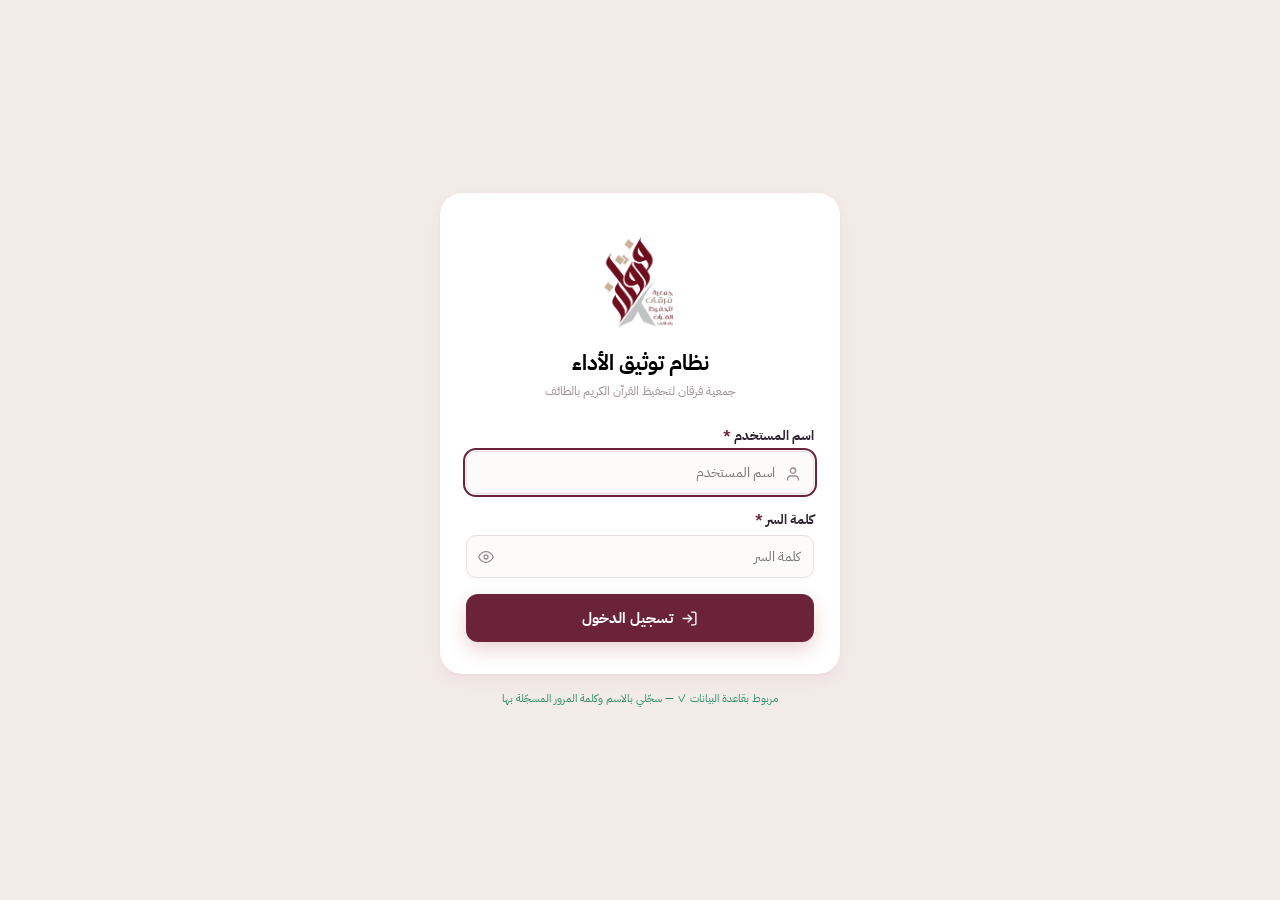
<file: index.html>
<!doctype html>
<html lang="ar" dir="rtl">
<head>
  <meta charset="UTF-8" />
  <meta name="viewport" content="width=device-width, initial-scale=1.0" />
  <title>منصة التقارير — جمعية فرقان</title>
  <link rel="preconnect" href="https://fonts.googleapis.com" />
  <link rel="preconnect" href="https://fonts.gstatic.com" crossorigin />
  <!-- كل الخطوط اللي تظهر باختيار "الخط" بصفحة إعدادات الموقع محمّلة هنا مسبقًا
       دفعة وحدة، عشان التبديل بينها يصير فوري بدون أي طلب شبكة إضافي. -->
  <link href="https://fonts.googleapis.com/css2?family=IBM+Plex+Sans+Arabic:wght@400;500;600;700&family=Cairo:wght@400;600;700;800;900&family=Almarai:wght@300;400;700;800&family=Amiri:wght@400;700&family=Tajawal:wght@400;500;700;800;900&family=Changa:wght@400;500;600;700;800&family=Noto+Kufi+Arabic:wght@400;500;600;700;800&family=Reem+Kufi:wght@400;500;600;700&family=El+Messiri:wght@400;500;600;700&display=swap" rel="stylesheet" />
  <link rel="stylesheet" href="style.css?v=20261125b110" />
</head>
<body>
  <div id="app"></div>
  <script src="script.js?v=20261125b110"></script>
</body>
</html>
</file>
<file: style.css>
/* =============================== Design tokens =============================== */
/* Primary brand accent: vivid burgundy (same vividness/lightness the reference
   design used for its blue), status colors (green/gold/danger) unchanged. */
:root {
  --rose: #6b2337;        /* primary (burgundy) — one consistent shade site-wide */
  --rose-dark: #521a2a;   /* primary hover/active */
  --blush-bg: #F2ECE8;    /* page background (warm off-white) */
  --ink: #2E2430;         /* body text (dark warm charcoal) */
  --subtle: #9c8b92;      /* muted secondary text */
  --border: #eddde2;      /* light border */
  --card-shadow: 0 1px 2px rgba(178, 58, 92, 0.05), 0 6px 18px rgba(178, 58, 92, 0.07);
  --green: #2E8B67;        /* completed / success */
  --green-bg: #e7f5ee;
  --gold: #D89A57;         /* accent + "under review" */
  --gold-bg: #fbf0e1;
  --gray-bg: #f3edef;
  --danger: #D65B57;
  --danger-bg: #fcebe9;
  --blue: #8B4A73;         /* secondary accent (wine-purple) */
  --blue-bg: #f3e9ef;
  --sidebar-bg: #faf6f4;
  --sidebar-bg-image: none;
  --sidebar-active: #DDCCC2;
  --sidebar-text: var(--ink);
  --sidebar-text-subtle: var(--subtle);
  /* خط الواجهة القابل للتخصيص من "إعدادات الموقع" — تُغيَّر هذي القيم فعليًا عبر
     applySiteColors() حسب اختيار مديرة النظام. التقرير المطبوع/PDF لا يستخدمها
     (يبقى بخطه الثابت Almarai/Amiri عمدًا). */
  --font-main: 'IBM Plex Sans Arabic';
  --font-heading: 'IBM Plex Sans Arabic';
}

* { box-sizing: border-box; }
html, body { margin: 0; padding: 0; }
body {
  background: var(--blush-bg);
  color: var(--ink);
  font-family: var(--font-main), 'Segoe UI', sans-serif;
  direction: rtl;
}
select, input, textarea, button { font-family: var(--font-main), sans-serif; }
button { font: inherit; }
img { max-width: 100%; }

.prs-title { font-family: var(--font-heading), var(--font-main), sans-serif; font-weight: 800; }

.prs-card { transition: transform 0.15s ease, box-shadow 0.15s ease; }
.prs-card:hover { transform: translateY(-2px); box-shadow: 0 8px 20px rgba(46,36,34,0.09); }

/* =============================== Layout =============================== */
.app-shell { display: flex; align-items: flex-start; min-height: 100vh; }
.page-wrap { min-height: 100vh; padding: 28px 20px; width: 100%; }
.page-inner { max-width: 980px; margin: 0 auto; }
.page-inner.narrow { max-width: 720px; }
.page-inner.report { max-width: 900px; }

.app-main { flex: 1; min-width: 0; }
.open-sidebar-wrap { padding: 20px 20px 0; display: flex; align-items: center; gap: 8px; }

/* Sidebar (main nav) — Option B: "مجموعات منفصلة ببطاقات" */
.sidebar {
  width: 252px;
  flex-shrink: 0;
  background-color: var(--sidebar-bg);
  background-image: var(--sidebar-bg-image);
  background-size: cover;
  background-position: center;
  box-shadow: var(--card-shadow);
  border-radius: 20px;
  padding: 16px 12px;
  display: flex;
  flex-direction: column;
  position: sticky;
  top: 20px;
  align-self: flex-start;
  margin: 20px 0 20px 20px;
  overflow-y: auto;
  height: calc(100vh - 40px);
  scrollbar-width: thin;
  scrollbar-color: var(--border) transparent;
}
.sidebar::-webkit-scrollbar { width: 6px; }
.sidebar::-webkit-scrollbar-thumb { background: var(--border); border-radius: 6px; }
.sidebar-head { padding: 2px 4px 14px; margin-bottom: 4px; }
.sidebar-head-icons-row { display: flex; align-items: center; justify-content: space-between; margin-bottom: 10px; }
.icon-badge { width: 30px; height: 30px; border-radius: 9px; background: #fff; display: flex; align-items: center; justify-content: center; flex-shrink: 0; box-shadow: 0 1px 3px rgba(107,35,55,0.1); }
.sidebar-logo { display: block; width: 30px; height: 30px; object-fit: contain; margin: 0 auto 6px; }
.sidebar-title { display: block; font-size: var(--sb-title-size, 15px); font-weight: 900; color: var(--sb-title-color, #6b2337); text-align: center; white-space: normal; line-height: 1.3; }
.icon-btn { width: 28px; height: 28px; border-radius: 8px; border: none; background: #fff; display: flex; align-items: center; justify-content: center; cursor: pointer; flex-shrink: 0; transition: background 0.15s ease; }
.icon-btn:hover { background: #f1e6ea; }
.sidebar .icon-btn { background: #fff; }
.sidebar-user-block {
  display: flex; align-items: center; gap: 28px; padding: 10px; margin: 4px 0 14px;
  background: #fff; border-radius: 14px; box-shadow: 0 1px 3px rgba(107,35,55,0.08);
}
.sidebar-user-avatar {
  width: 36px; height: 36px; border-radius: 50%; background: linear-gradient(150deg, #8B4A73, #6b2337); color: #fff;
  display: flex; align-items: center; justify-content: center; font-weight: 900; font-size: 14px; flex-shrink: 0;
}
.sidebar-user-name { font-size: 12.5px; font-weight: 800; color: var(--ink); overflow: hidden; text-overflow: ellipsis; white-space: nowrap; }
.sidebar-role-badge {
  display: inline-block; margin-top: 3px; font-size: 9.5px; font-weight: 700; color: #fff;
  background: var(--rose); padding: 2px 8px; border-radius: 999px; white-space: nowrap;
  overflow: hidden; text-overflow: ellipsis; max-width: 100%;
}
.sidebar-bell { margin-right: auto; background: #fff; border: none; width: 30px; height: 30px; border-radius: 50%; display: flex; align-items: center; justify-content: center; flex-shrink: 0; color: var(--ink); box-shadow: 0 1px 3px rgba(107,35,55,0.08); transition: background 0.15s ease; }
.sidebar-bell:hover { background: #f1e6ea; }
.nav-group {
  position: relative; background: #fff; border-radius: 14px; padding: 8px 6px;
  box-shadow: 0 1px 2px rgba(107,35,55,0.05);
}
.nav-group-label {
  font-size: 11px; font-weight: 800; color: var(--rose); letter-spacing: 0.2px;
  padding: 4px 8px 7px; display: flex !important; transition: opacity 0.15s ease;
}
.nav-group-label svg { opacity: 0.7; }
.nav-list { display: flex; flex-direction: column; gap: 3px; padding-right: 0; width: 100%; }
.nav-item {
  position: relative;
  display: flex; align-items: center; gap: 10px; padding: 8px 10px; border-radius: 9px; border: none;
  background: transparent; color: var(--nav-color, var(--ink)); font-size: var(--nav-size, 12px); font-weight: 600; cursor: pointer; text-align: right; width: 100%;
  transition: background 0.15s ease, color 0.15s ease;
}
.nav-item.active { background: var(--nav-active-bg, linear-gradient(135deg, #8B4A73, #6b2337)); color: #fff; font-weight: 800; }
.nav-item.active svg { stroke: #fff !important; }
.nav-item.active::before { content: none; }
.nav-item:not(.active):not([disabled]):hover { background: var(--gray-bg); }
.nav-item[disabled] { color: #cfc3c8; cursor: not-allowed; }
.sidebar-tagline { font-family: var(--font-heading), 'Cairo', 'IBM Plex Sans Arabic', sans-serif; font-size: 13px; font-weight: 800; color: var(--rose); text-align: center; margin: 14px 0 8px; line-height: 1.5; }
.sidebar-spacer { flex: 1; min-height: 10px; }
.sidebar-sep { border-top: none; margin: 6px 0; }
.logout-btn { display: flex; align-items: center; justify-content: center; gap: 8px; padding: 10px 6px; border-radius: 12px; border: none; background: #fff; color: var(--rose); font-size: 12.5px; font-weight: 700; cursor: pointer; text-align: center; width: calc(100% - 46px); margin-right: 22px; margin-bottom: 28px; box-shadow: 0 1px 3px rgba(107,35,55,0.08); transition: background 0.15s ease; }
.logout-btn:hover { background: rgba(214,91,87,0.1); }
.mobile-menu-toggle { width: 38px; height: 38px; border-radius: 10px; border: 1px solid #fff; box-shadow: var(--card-shadow); background: #fff; display: flex; align-items: center; justify-content: center; cursor: pointer; }
.mobile-backdrop { position: fixed; inset: 0; background: rgba(46,36,42,0.4); z-index: 40; }
.sidebar-mobile-panel { position: fixed; top: 0; bottom: 0; right: 0; z-index: 50; width: 264px; max-width: 82vw; box-shadow: -8px 0 24px rgba(0,0,0,0.15); }
@media (max-width: 860px) {
  .sidebar:not(.sidebar-mobile-panel .sidebar) { display: none; }
}
.sidebar-tagline-block { margin-bottom: 52px; display: flex; flex-direction: column; align-items: center; }
.sidebar-tagline-img { max-width: 100%; max-height: 70px; object-fit: contain; margin: 10px auto 0; border-radius: 10px; }


/* =============================== Common bits =============================== */
.field { margin-bottom: 16px; }
.field-label { display: block; font-size: 13px; font-weight: 700; margin-bottom: 6px; color: var(--ink); }
.req-star { color: var(--rose); }
.input, select.input, textarea.input {
  width: 100%; box-sizing: border-box; padding: 10px 12px; border-radius: 10px; border: 1px solid var(--border);
  font-size: 13.5px; color: var(--ink); background: #fdfbfa; outline: none;
}
/* حقول التاريخ في Safari (الآيباد) لها عرض داخلي ثابت يطلّعها عن مكانها جنب حقل ثاني */
input[type="date"] { -webkit-appearance: none; appearance: none; display: block; width: 100%; min-width: 0; max-width: 100%; box-sizing: border-box; min-height: 44px; text-align: right; }
.row-flex > *, .field, .num-box { min-width: 0; }
input[type="date"]::-webkit-date-and-time-value { text-align: right; }
select.input { cursor: pointer; }
textarea.input { resize: vertical; line-height: 1.6; }
.readonly-box { padding: 10px 12px; border-radius: 10px; border: 1px solid var(--border); background: var(--gray-bg); color: var(--subtle); display: flex; align-items: center; min-height: 40px; }
.hint { font-size: 11px; color: var(--subtle); margin-top: 6px; }
.hint.good { color: var(--green); }
.hint.bad { color: var(--danger); }
.char-count { font-size: 10.5px; color: var(--subtle); margin-top: 4px; text-align: left; }

.radio-group { display: flex; flex-wrap: wrap; gap: 8px; }
.radio-pill { padding: 8px 14px; border-radius: 999px; border: 1px solid var(--border); background: #fff; color: var(--ink); font-size: 12.5px; font-weight: 600; cursor: pointer; }
.radio-pill.active { border-color: var(--rose); background: var(--rose); color: #fff; }

.progress-bar { background: #f1e8e4; border-radius: 999px; height: 7px; overflow: hidden; }
.progress-bar-fill { height: 100%; border-radius: 999px; transition: width 0.3s ease; background: var(--rose); }

.topbar { display: flex; align-items: center; justify-content: space-between; margin-bottom: 22px; gap: 12px; flex-wrap: wrap; }
.topbar-left { display: flex; align-items: center; gap: 12px; }
.back-btn { width: 36px; height: 36px; border-radius: 10px; border: 1px solid var(--border); background: #fff; cursor: pointer; display: flex; align-items: center; justify-content: center; flex-shrink: 0; }
.topbar-title { font-size: 20px; font-weight: 900; color: var(--ink); }
.topbar-subtitle { font-size: 12.5px; color: var(--subtle); margin-top: 3px; }
.topbar-right { display: flex; gap: 8px; align-items: center; flex-shrink: 0; flex-wrap: wrap; }

.pill-btn {
  display: inline-flex; align-items: center; gap: 6px; padding: 9px 14px; border-radius: 10px; font-size: 12.5px;
  font-weight: 700; cursor: pointer; border: none;
}
.pill-btn[disabled] { opacity: 0.45; cursor: not-allowed; }
.pill-primary { background: var(--rose); color: #fff; }
.pill-ghost { background: #fff; color: var(--ink); border: 1px solid var(--border); }
.pill-soft { background: var(--green-bg); color: var(--green); }
.pill-danger { background: var(--danger-bg); color: var(--danger); }

.card { background: #fff; border: 1px solid #fff; box-shadow: var(--card-shadow); border-radius: 16px; padding: 16px; }
.card-lg { border-radius: 18px; padding: 18px 20px; }
.stat-card { background: #fff; border: 1px solid #fff; box-shadow: var(--card-shadow); border-radius: 14px; padding: 14px 16px; }
.stat-card .value { font-size: 22px; font-weight: 900; color: var(--ink); }
.stat-card .label { font-size: 11px; color: var(--subtle); margin-top: 4px; }
.stat-grid { display: grid; grid-template-columns: repeat(auto-fit, minmax(160px, 1fr)); gap: 12px; margin-bottom: 18px; }
.stat-icon-card { display: flex; align-items: center; justify-content: space-between; gap: 10px; }
.stat-icon-circle { width: 42px; height: 42px; border-radius: 50%; display: flex; align-items: center; justify-content: center; flex-shrink: 0; }

.hero-banner {
  position: relative;
  overflow: hidden;
  border-radius: 18px;
  padding: 30px 26px 24px;
  margin-bottom: 18px;
  min-height: 190px;
  display: flex;
  flex-direction: column;
  justify-content: var(--banner-vpos, center);
  align-items: stretch;
}
.hero-banner::after { content: ""; position: absolute; inset: 0; background: rgba(255,255,255,var(--banner-veil, 0)); z-index: 1; pointer-events: none; }
.hero-banner-bg {
  position: absolute; inset: 0; width: 100%; height: 100%;
  object-fit: cover; object-position: center 62%; z-index: 0;
}
.hero-banner-text { position: relative; z-index: 2; margin-bottom: 18px; text-align: center; transform: translateX(var(--banner-shift, -8%)); }
.hero-banner-eyebrow { font-size: 14px; font-weight: 600; color: #000; }
.hero-banner-title { font-size: var(--banner-title-size, 27px); font-weight: 900; color: var(--banner-title-color, #6b2337); margin: 4px 0 8px; }
.hero-banner-sub { font-size: var(--banner-sub-size, 13px); color: var(--banner-sub-color, #000); margin-bottom: 0; }
.search-bar {
  margin-top: 16px;
  background: #fff;
  border: 1px solid var(--border);
  box-shadow: 0 1px 2px rgba(178, 58, 92, 0.05);
  border-radius: 12px;
  padding: 10px 14px;
  display: flex;
  align-items: center;
  gap: 10px;
  max-width: 100%;
  position: relative;
  z-index: 2;
}
.search-input { border: none; outline: none; flex: 1; font-size: 13px; background: transparent; color: var(--ink); }
.search-input::placeholder { color: var(--subtle); }
@media (max-width: 700px) {
  .dash-recent-grid { grid-template-columns: 1fr !important; }
}

table.prs-table { width: 100%; border-collapse: collapse; font-size: 12px; }
table.prs-table th { text-align: right; padding: 9px 10px; font-weight: 800; }
table.prs-table td { padding: 8px 10px; border-top: 1px solid var(--border); }
.table-wrap { border: 1px solid var(--border); border-radius: 12px; overflow-x: auto; overflow-y: hidden; }

.badge { display: inline-flex; align-items: center; font-size: 10.5px; font-weight: 700; padding: 4px 10px; border-radius: 999px; }
.row-flex { display: flex; gap: 10px; }
.row-flex > * { flex: 1; min-width: 0; }
.repeat-item { border: 1px solid var(--border); border-radius: 14px; padding: 16px; position: relative; margin-bottom: 14px; }
.repeat-item-head { display: flex; align-items: center; justify-content: space-between; margin-bottom: 12px; }
.repeat-item-title { font-size: 12.5px; font-weight: 800; color: var(--rose); }
.icon-remove { width: 26px; height: 26px; border-radius: 8px; border: none; background: var(--danger-bg); color: var(--danger); cursor: pointer; display: flex; align-items: center; justify-content: center; }
.subhead { font-size: 11.5px; font-weight: 800; color: var(--rose); margin: 16px 0 10px; padding-bottom: 6px; border-bottom: 1px solid var(--border); }

.login-wrap { min-height: 100vh; display: flex; align-items: center; justify-content: center; padding: 20px; }
.login-box { width: 100%; max-width: 400px; }
.login-card { background: #fff; border-radius: 22px; padding: 32px 26px; box-shadow: var(--card-shadow); }
.login-logo { width: 96px; height: auto; margin: 0 auto 14px; display: block; }
.login-hint { text-align: center; font-size: 11px; color: var(--subtle); margin-top: 16px; }
.error-box { background: var(--danger-bg); color: var(--danger); font-size: 12px; border-radius: 10px; padding: 9px 12px; margin-bottom: 14px; }
.submit-btn { width: 100%; padding: 13px; border-radius: 12px; border: none; background: var(--rose); color: #fff; font-size: 14.5px; font-weight: 800; cursor: pointer; display: flex; align-items: center; justify-content: center; gap: 8px; box-shadow: 0 8px 18px rgba(193,123,111,0.32); }
.input-icon-wrap { position: relative; }
.input-icon-right { position: absolute; top: 50%; right: 13px; transform: translateY(-50%); pointer-events: none; }
.input-icon-left-btn { position: absolute; top: 50%; left: 12px; transform: translateY(-50%); background: none; border: none; cursor: pointer; padding: 0; display: flex; }

/* Report layout */
.report-layout { display: flex; align-items: flex-start; gap: 0; }
.report-main { flex: 1; min-width: 0; padding: 20px; }
.phase-sidebar { width: 232px; flex-shrink: 0; background: #fff; border-left: 1px solid var(--border); padding: 14px 10px; overflow-y: auto; position: sticky; top: 20px; height: calc(100vh - 40px); }
.phase-sidebar.collapsed { width: 64px; padding: 14px 8px; }
.phase-row-btn { width: 100%; display: flex; align-items: center; gap: 9px; padding: 8px; border: none; background: transparent; cursor: pointer; text-align: right; border-radius: 12px; }
.phase-row-btn.open { background: #fdfbfa; }
.phase-section-btn { display: flex; align-items: center; gap: 7px; padding: 6px 8px; border-radius: 8px; border: none; background: transparent; cursor: pointer; text-align: right; width: 100%; }
.phase-section-btn.active { background: var(--rose); }
.phase-section-btn.active span.sec-label { color: #fff; font-weight: 700; }
.dot { width: 6px; height: 6px; border-radius: 50%; flex-shrink: 0; }

.section-editor-nav { display: flex; align-items: center; gap: 8px; margin-top: 20px; padding-top: 16px; border-top: 1px solid var(--border); }
.next-btn { display: flex; align-items: center; gap: 4px; padding: 9px 14px; border-radius: 10px; border: none; background: var(--rose); color: #fff; font-size: 12.5px; font-weight: 700; cursor: pointer; }
.next-btn[disabled] { background: #f0c8bd; cursor: not-allowed; }

.indicator-card { border: 1px solid #fff; box-shadow: var(--card-shadow); border-radius: 14px; padding: 16px 18px; background: #fff; margin-bottom: 14px; }
.indicator-card.empty { border: 1px solid var(--border); box-shadow: none; padding: 16px; }
.num-box { flex: 1; background: var(--gray-bg); border-radius: 10px; padding: 8px 10px; text-align: center; }
.num-box.highlight { background: var(--gold-bg); }
.num-box .num-label { font-size: 10px; color: var(--subtle); }
.num-box .num-value { font-size: 15px; font-weight: 800; margin-top: 2px; }

.multi-chip { display: inline-flex; align-items: center; gap: 5px; background: var(--danger-bg); color: var(--rose); border-radius: 999px; padding: 4px 10px; font-size: 11.5px; font-weight: 600; }
.multi-dropdown-panel { border: 1px solid var(--border); border-radius: 10px; background: #fff; margin-top: 4px; max-height: 200px; overflow-y: auto; }
.multi-dropdown-item { display: flex; align-items: center; gap: 8px; padding: 8px 12px; cursor: pointer; font-size: 12.5px; }
.multi-dropdown-item:hover { background: #fdfbfa; }

.og-block { border-right: 3px solid var(--rose); background: #fdfbfa; border-radius: 10px; padding: 12px 14px; margin-top: 12px; }

/* =============================== Formal report design (Word/PDF style) ======= */
:root {
  --rpt-burgundy: #6b2337;      /* deep formal maroon — headings, chapter bars */
  --rpt-burgundy-dark: #4d1827;
  --rpt-beige: #FAF6EF;         /* page-surroundings background (screen only) */
  --rpt-paper: #FFFDF9;         /* the "paper" surface of each page */
  --rpt-line: #e7dccb;          /* soft hairline / divider */
  --rpt-ink: #2c2622;           /* body text on paper */
  --rpt-gray: #6f6a63;          /* secondary/muted text */
}

.rpt-wrap { background: var(--rpt-beige); padding: 26px 0; border-radius: 18px; }
.a4-page {
  background: var(--rpt-paper);
  width: var(--rpt-page-w, 210mm);
  max-width: 100%;
  min-height: 100mm;
  margin: 0 auto 22px;
  padding: var(--rpt-mt, 18mm) var(--rpt-mr, 15mm) var(--rpt-mb, 18mm) var(--rpt-ml, 15mm);
  box-shadow: 0 2px 4px rgba(107,35,55,0.06), 0 14px 34px rgba(107,35,55,0.09);
  position: relative;
  box-sizing: border-box;
  font-family: var(--rpt-font-body, 'Almarai'), 'Almarai', 'IBM Plex Sans Arabic', sans-serif;
  color: var(--rpt-ink);
}
.a4-page.has-spine { padding-right: calc(var(--rpt-mr, 15mm) + 2mm); }
.rpt-spine { position: absolute; top: 0; bottom: 0; right: 0; width: 5mm; background: var(--rpt-burgundy); }

/* ---- تنسيق الصفحة من «إدارة التقارير»: خلفية، علامة مائية، إطار، رأس وتذييل ---- */
.rpt-bgimg .a4-page { background-image: var(--rpt-bg-img); background-size: 100% 100%; background-position: center; background-repeat: no-repeat; }
.rpt-frame .a4-page { outline: 1.5px solid var(--rpt-burgundy); outline-offset: -5mm; }
.rpt-wm { position: absolute; inset: 0; background-repeat: no-repeat; background-position: center; background-size: 45%; opacity: 0.06; pointer-events: none; z-index: 0; }
.rpt-runhead { display: flex; align-items: center; justify-content: space-between; gap: 10px; font-size: 10.5px; color: var(--rpt-gray); border-bottom: 2px solid var(--rpt-burgundy); padding-bottom: 6px; margin-bottom: 14px; position: relative; }
.rpt-runhead > span { flex: 1; }
.rpt-runhead > span:last-child { text-align: left; }
.rpt-runhead-c { display: flex; align-items: center; justify-content: center; gap: 8px; color: var(--rpt-burgundy); }
.rpt-runhead-c img { height: 34px; width: auto; }
.rpt-runfoot { position: absolute; bottom: 6mm; left: var(--rpt-ml, 15mm); right: var(--rpt-mr, 15mm); display: flex; align-items: center; gap: 10px; font-size: 10px; color: var(--rpt-gray); }
.rpt-runfoot > span { flex: 1; }
.rpt-runfoot-num { text-align: center; font-size: 14px; font-weight: 800; color: var(--rpt-burgundy); }

/* ---- صفحة «تنسيق وإنشاء التقارير» ---- */
.rm-layout { display: flex; flex-wrap: wrap; gap: 16px; align-items: flex-start; }
.rm-list { flex: 0 1 230px; min-width: 200px; display: flex; flex-direction: column; gap: 8px; }
.rm-item { display: flex; flex-direction: column; align-items: flex-start; gap: 2px; text-align: right; padding: 12px 14px; border-radius: 14px; cursor: pointer; color: var(--ink, #2E2430); border: 1px solid var(--border, #eddde2); background: #fff; font-family: inherit; min-height: 52px; }
.rm-item.on { border: 1.5px solid var(--rose, #6b2337); background: #fbf3f5; }
.rm-item-name { font-size: 13.5px; font-weight: 800; }
.rm-item-kind { font-size: 11.5px; color: var(--subtle, #6f5f66); }
.rm-new { min-height: 48px; border-radius: 14px; border: 1.5px dashed #c9a9b4; background: #fff; color: var(--rose, #6b2337); font-size: 13px; font-weight: 800; cursor: pointer; display: flex; align-items: center; justify-content: center; gap: 6px; font-family: inherit; }
.rm-panel { flex: 1 1 360px; min-width: 0; display: flex; flex-direction: column; gap: 12px; margin: 0; }
.rm-panel-head { display: flex; align-items: center; justify-content: space-between; gap: 10px; flex-wrap: wrap; }
.rm-tabs { display: flex; gap: 4px; flex-wrap: wrap; background: #f6f0f2; padding: 4px; border-radius: 12px; }
.rm-tab { flex: 1; min-width: 78px; min-height: 40px; border: none; border-radius: 9px; font-size: 12px; font-weight: 600; cursor: pointer; background: transparent; color: #5c4f55; font-family: inherit; }
.rm-tab.on { background: #fff; color: var(--rose, #6b2337); font-weight: 800; box-shadow: 0 1px 3px rgba(107,35,55,0.12); }
.rm-body { display: flex; flex-direction: column; gap: 14px; }
.rm-field { display: flex; flex-direction: column; gap: 6px; }
.rm-label { font-size: 12.5px; font-weight: 800; }
.rm-field > .rm-pill { align-self: flex-start; }
.rm-label:empty { display: none; }
.rm-hint { font-size: 11.5px; color: var(--subtle, #6f5f66); line-height: 1.7; }
.rm-row { display: flex; align-items: center; gap: 8px; flex-wrap: wrap; }
.rm-pills { display: flex; gap: 6px; flex-wrap: wrap; }
.rm-pill { min-height: 40px; padding: 0 14px; border-radius: 999px; font-size: 12.5px; font-weight: 600; cursor: pointer; border: 1px solid var(--border, #eddde2); background: #fff; color: var(--ink, #2E2430); font-family: inherit; display: inline-flex; align-items: center; }
.rm-pill.on { background: var(--rose, #6b2337); border-color: var(--rose, #6b2337); color: #fff; font-weight: 800; }
.rm-pill-sm { min-height: 34px; padding: 0 11px; font-size: 11.5px; }
.rm-grid3 { display: grid; grid-template-columns: repeat(auto-fit, minmax(140px, 1fr)); gap: 10px; }
.rm-mini { display: flex; align-items: center; gap: 6px; font-size: 12px; color: var(--subtle, #6f5f66); }
.rm-color { width: 52px; height: 40px; border: 1px solid var(--border, #eddde2); border-radius: 8px; cursor: pointer; padding: 2px; background: #fff; }
.rm-swatch { width: 36px; height: 36px; border-radius: 50%; cursor: pointer; border: 2px solid #fff; box-shadow: 0 0 0 1px var(--border, #eddde2); }
.rm-swatch.on { border: 3px solid var(--ink, #2E2430); }
.rm-sep { height: 1px; background: var(--border, #eddde2); }
.rm-chapter { border: 1px solid var(--border, #eddde2); border-radius: 12px; padding: 8px 10px; margin-bottom: 6px; background: #fff; }
.rm-chapter.off { background: #faf6f4; }
.rm-chapter.off input { opacity: 0.6; }
.rm-arrow { width: 30px; height: 22px; border: 1px solid var(--border, #eddde2); background: #fff; border-radius: 6px; font-size: 10px; cursor: pointer; color: var(--ink, #2E2430); }
.rm-arrow:disabled { opacity: 0.35; cursor: default; }
.rm-link { background: none; border: none; color: var(--rose, #6b2337); font-size: 12px; font-weight: 700; cursor: pointer; padding: 8px 2px 0; font-family: inherit; }
.rm-dirty { font-size: 11.5px; font-weight: 800; color: #7a4d16; background: #fbf0e1; padding: 4px 10px; border-radius: 999px; }
.rm-saved { font-size: 11.5px; font-weight: 800; color: #2E6B52; background: #e7f5ee; padding: 4px 10px; border-radius: 999px; }
.rm-preview { flex: 1 1 440px; min-width: 0; }
.rm-badge { font-size: 11.5px; font-weight: 800; color: #7a4d16; background: #fbf0e1; padding: 4px 10px; border-radius: 999px; }
.rm-preview-scroll { max-height: 1100px; overflow: auto; border-radius: 16px; background: var(--rpt-beige); }
.rm-preview-scroll .rpt-wrap { padding: 14px 0; }

/* ---- شبكة البطاقات العامة (تُستخدم بالبطاقات الأيقونية داخل الفصول) ---- */

/* ---- Cover page ---- */
/* غلاف "التقرير الإداري النهائي" (الإدارة العليا) — تصميم مبسّط منفصل */
.rpt-cover { display: flex; flex-direction: column; align-items: center; justify-content: center; text-align: center; border: 1.5px solid var(--rpt-burgundy); position: relative; overflow: hidden; background: linear-gradient(180deg, #fff 0%, var(--rpt-beige) 100%); }
.rpt-cover-inner { padding: 10mm; width: 100%; position: relative; z-index: 1; }
.rpt-cover-logo { width: 100px; margin: 0 auto 18px; display: block; }
.rpt-cover-assoc { font-size: 14px; font-weight: 700; color: var(--rpt-burgundy); margin-bottom: 4px; }
.rpt-cover-unit { font-size: 12.5px; color: var(--rpt-gray); margin-bottom: 30px; }
.rpt-cover-divider { width: 70px; height: 3px; background: var(--rpt-burgundy); margin: 0 auto 30px; border-radius: 2px; }
.rpt-cover-title { font-family: var(--rpt-font-title, 'Amiri'), 'Amiri', serif; font-size: 30px; font-weight: 700; color: var(--rpt-burgundy); margin: 0 0 10px; }
.rpt-cover-sub { font-size: 14px; color: var(--rpt-ink); margin-bottom: 40px; }
.rpt-cover-meta { display: inline-flex; flex-direction: column; gap: 8px; background: #fff; border: 1px solid var(--rpt-line); border-radius: 10px; padding: 16px 30px; margin-bottom: 34px; }
.rpt-cover-meta div { font-size: 12.5px; color: var(--rpt-ink); }
.rpt-cover-meta span { color: var(--rpt-burgundy); font-weight: 700; }
.rpt-cover-prepared { font-size: 11.5px; color: var(--rpt-gray); line-height: 1.9; }

/* غلاف تقرير الوحدة الفردي — التصميم الجديد (نقشة مثلثات قطرية، زي الغلاف المرجعي) */
.rpt-cover-v4 { display: flex; flex-direction: column; align-items: center; border: 1px solid var(--rpt-line); position: relative; overflow: hidden; background: #fff; padding: 12mm 20mm; min-height: 110mm !important; }
.rpt-cover-v4-logo { width: 90px; margin: 4mm auto 0; display: block; position: relative; z-index: 2; }
.rpt-cover-v4-text { margin-top: 10mm; position: relative; z-index: 1; text-align: center; width: 100%; }
.rpt-cover-v4-title { font-family: 'Cairo', 'Almarai', sans-serif; font-weight: 900; font-size: 26px; color: var(--rpt-ink); line-height: 1.5; margin: 0 0 10px; }
.rpt-cover-v4-sub { font-size: 14.5px; color: var(--rpt-burgundy); font-weight: 700; margin-bottom: 8px; }
.rpt-cover-v4-unit { font-size: 12.5px; color: var(--rpt-gray); }
.rpt-cover-v4-badge-logo { position: absolute; bottom: 10mm; right: 20mm; width: 44px; z-index: 2; }
.rpt-cover-v4-prepared { font-size: 10px; color: var(--rpt-gray); line-height: 1.8; margin-top: 8mm; text-align: center; position: relative; z-index: 1; }

/* ---- Chapters ---- */
.rpt-chapter { margin-bottom: 26px; }
.rpt-chapter-head { display: flex; align-items: center; gap: 12px; background: var(--rpt-chapter-bg, #f3e8dd); border: 1px solid var(--rpt-line); border-radius: 10px; padding: 12px 16px; margin-bottom: 16px; }
.rpt-chapter-icon { width: 26px; height: 26px; border-radius: 7px; background: var(--rpt-burgundy); display: flex; align-items: center; justify-content: center; flex-shrink: 0; }
.rpt-chapter-title { font-family: var(--rpt-font-heading, 'Cairo'), 'Cairo', 'Almarai', sans-serif; font-size: 15.5px; font-weight: 800; color: var(--rpt-burgundy); margin: 0; }
.rpt-subheading { font-size: 12.5px; font-weight: 800; color: var(--rpt-burgundy); margin: 16px 0 8px; padding-bottom: 4px; border-bottom: 1px solid var(--rpt-line); }
.rpt-subheading:first-child { margin-top: 0; }
.rpt-chapter-body .doc-kv { font-size: 12px; }
/* محاذاة فقرات التقرير من الجهتين (Justify) — هوامش متساوية وشكل مرتب،
   بدون التأثير على باقي الموقع (لوحة التحكم، محرر الأقسام). لا يغيّر شكل
   النصوص القصيرة (تسميات، شارات) لأن التبرير لا يظهر أثره إلا بالنص متعدد الأسطر. */
.rpt-chapter-body, .rpt-wrap .hint { text-align: justify; text-align-last: right; }
.rpt-chapter-body table.prs-table th { background: var(--rpt-th-bg, #f4ece4) !important; color: var(--rpt-th-color, var(--rpt-burgundy)) !important; }
.rpt-wrap table.prs-table { font-size: var(--rpt-table-fs, 12px); }
.rpt-wrap table.prs-table th { text-align: var(--rpt-th-align, center); }
.rpt-wrap table.prs-table td { text-align: var(--rpt-td-align, center); text-align-last: auto; }
.rpt-zebra .rpt-chapter-body table.prs-table tbody tr:nth-child(even) td { background: rgba(107,35,55,0.045); }
.rpt-tnone .rpt-chapter-body table.prs-table td { border-top-color: transparent !important; }
.rpt-tgrid .rpt-chapter-body table.prs-table th, .rpt-tgrid .rpt-chapter-body table.prs-table td { border: 1px solid var(--rpt-line) !important; }
.rpt-chapter-body table.prs-table td { border-top-color: var(--rpt-line) !important; }
/* توحيد ألوان الشارات وأشرطة التقدم داخل التقرير على درجات العنابي والبيج،
   بدل الألوان المتعددة (أخضر/أصفر/أحمر) المستخدمة بلوحة التحكم — يبقي التقرير
   المطبوع أنيقًا ومتناسقًا بصريًا، مع بقاء نص الحالة نفسه (النص لا يتغيّر). */
.rpt-chapter-body .badge { background: #f4ece4 !important; color: var(--rpt-burgundy) !important; border: 1px solid var(--rpt-line); }
.rpt-chapter-body .progress-bar { background: #f0e4d8 !important; }
.rpt-chapter-body .progress-bar-fill { background: var(--rpt-burgundy) !important; }
.rpt-chapter-body .stat-icon-circle { background: #f4ece4 !important; }
.rpt-chapter-body .hint { font-size: 11.5px; }

/* ---- Approval / closing block ---- */
.rpt-approval-grid { display: grid; grid-template-columns: repeat(3, 1fr); gap: 16px; margin-top: 20px; }
.rpt-approval-box { border: 1px solid var(--rpt-line); border-radius: 8px; padding: 14px; text-align: center; }
.rpt-approval-role { font-size: 11px; color: var(--rpt-gray); margin-bottom: 26px; }
.rpt-approval-line { border-top: 1px solid var(--rpt-ink); padding-top: 6px; font-size: 11px; color: var(--rpt-gray); }
.doc-kv { display: flex; flex-wrap: wrap; gap: 6px 18px; font-size: 12.5px; margin-bottom: 6px; }
.doc-kv b { color: var(--rpt-ink); }

@media (max-width: 860px) {
  .report-layout { flex-direction: column; }
  .phase-sidebar { display: none; }
  .phase-sidebar.mobile-open { display: block; position: fixed; top: 0; bottom: 0; right: 0; z-index: 50; width: 264px; max-width: 82vw; box-shadow: -8px 0 24px rgba(0,0,0,0.15); }
  .a4-page { width: 100%; padding: 8mm; }
  .rpt-approval-grid { grid-template-columns: 1fr; }
}

@page { size: A4; margin: 0; }
@media print {
  html, body { background: #fff !important; }
  .no-print { display: none !important; }
  .sidebar, .phase-sidebar, .mobile-menu-toggle { display: none !important; }
  .rpt-wrap { background: #fff !important; padding: 0 !important; }
  .a4-page {
    box-shadow: none !important; margin: 0 !important; width: auto !important; min-height: 100vh;
    padding: var(--rpt-mt, 16mm) var(--rpt-mr, 14mm) var(--rpt-mb, 18mm) var(--rpt-ml, 14mm) !important; break-after: page;
  }
  .a4-page.has-spine { padding-right: calc(var(--rpt-mr, 14mm) + 2mm) !important; }
  .a4-page:last-child { break-after: auto; }
  .rpt-chapter { break-inside: auto; }
  .rpt-chapter-head, .rpt-subheading, .rpt-chapter-title { break-after: avoid; page-break-after: avoid; }
  .rpt-chapter table.prs-table { break-inside: auto; }
  .rpt-chapter table.prs-table thead { display: table-header-group; }
  .rpt-chapter table.prs-table tr, .rpt-chapter .card, .rpt-chapter .repeat-item, .rpt-chapter .shp, .rpt-chapter .ct-wrap, .rpt-chapter .cm-t, .rpt-chapter .rpt-approval-box, .rpt-chapter .doc-kv { break-inside: avoid; page-break-inside: avoid; }
  p, li, .hint { orphans: 3; widows: 3; }
  .rpt-cover { break-after: page; }
  .rpt-cover-v4 { break-after: page; }
  * { -webkit-print-color-adjust: exact !important; print-color-adjust: exact !important; }
}

/* ===== أرشيف التقارير بنمط مدير الملفات ===== */
.arc-search { margin-bottom: 12px; }
.arc-layout { display: grid; grid-template-columns: 1fr 250px; gap: 16px; align-items: start; }
.arc-main { min-width: 0; }
.arc-folders { display: grid; grid-template-columns: repeat(auto-fill, minmax(150px, 1fr)); gap: 12px; margin-bottom: 18px; }
.arc-folder { background: #fff; border: 1px solid var(--border, #eadfdb); border-radius: 16px; padding: 14px 14px 12px; text-align: right; cursor: pointer; font-family: inherit; box-shadow: 0 1px 2px rgba(60,30,40,.04); transition: transform .12s, box-shadow .12s; }
.arc-folder:hover { transform: translateY(-2px); box-shadow: 0 6px 16px rgba(60,30,40,.10); }
.arc-folder-name { margin-top: 10px; font-size: 14.5px; font-weight: 800; color: var(--ink, #2b2024); }
.arc-folder-meta { margin-top: 3px; font-size: 11.5px; color: var(--subtle, #7b6f72); }
.arc-folder-meta b { color: var(--ink, #2b2024); }
.arc-section-title { font-size: 13px; font-weight: 800; color: var(--ink, #2b2024); margin: 4px 2px 10px; }
.arc-files { display: grid; grid-template-columns: repeat(auto-fill, minmax(150px, 1fr)); gap: 12px; }
.arc-file { background: #fff; border: 1px solid var(--border, #eadfdb); border-radius: 14px; padding: 14px 12px 10px; text-align: center; cursor: pointer; font-family: inherit; display: flex; flex-direction: column; align-items: center; gap: 4px; box-shadow: 0 1px 2px rgba(60,30,40,.04); transition: transform .12s, box-shadow .12s; }
.arc-file:hover { transform: translateY(-2px); box-shadow: 0 6px 16px rgba(60,30,40,.10); }
.arc-file-name { margin-top: 6px; font-size: 12px; font-weight: 700; color: var(--ink, #2b2024); line-height: 1.5; display: -webkit-box; -webkit-line-clamp: 2; -webkit-box-orient: vertical; overflow: hidden; min-height: 36px; }
.arc-file-unit { font-size: 10.5px; color: var(--subtle, #7b6f72); }
.arc-file-foot { width: 100%; display: flex; align-items: center; justify-content: space-between; margin-top: 6px; font-size: 10.5px; color: var(--subtle, #7b6f72); }
.arc-dot { width: 9px; height: 9px; border-radius: 50%; display: inline-block; }
.arc-side { display: flex; flex-direction: column; gap: 12px; }
.arc-card { background: #fff; border: 1px solid var(--border, #eadfdb); border-radius: 14px; padding: 14px; }
.arc-card-label { font-size: 11px; color: var(--subtle, #7b6f72); }
.arc-big { margin: 6px 0 10px; }
.arc-big b { font-size: 24px; color: var(--ink, #2b2024); }
.arc-big span { font-size: 11.5px; color: var(--subtle, #7b6f72); }
.arc-bar { height: 6px; border-radius: 3px; background: #eee4e0; overflow: hidden; margin-bottom: 6px; }
.arc-bar i { display: block; height: 100%; background: linear-gradient(90deg, #8B4A73, #6b2337); border-radius: 3px; }
.arc-chips { display: flex; flex-direction: column; gap: 8px; }
.arc-chip { display: flex; align-items: center; gap: 8px; padding: 8px 10px; border-radius: 8px; font-size: 11.5px; font-weight: 700; }
.arc-chip-dot { width: 8px; height: 8px; border-radius: 50%; flex-shrink: 0; }
.arc-tip { display: flex; align-items: center; gap: 10px; font-size: 11.5px; color: var(--subtle, #7b6f72); line-height: 1.7; }
@media (max-width: 860px) { .arc-layout { grid-template-columns: 1fr; } .arc-side { order: -1; } }

/* عرض أفقي: آيباد/حاسب */
@media (min-width: 1100px) {
  .page-inner { max-width: 1280px; }
  .page-inner.narrow { max-width: 900px; }
  .page-inner.dash-wide { display: grid; grid-template-columns: repeat(2, minmax(0, 1fr)); gap: 18px; align-items: start; }
  .page-inner.dash-wide > * { margin-top: 0 !important; margin-bottom: 0 !important; min-width: 0; }
  .page-inner.dash-wide > .topbar, .page-inner.dash-wide > .hero-banner, .page-inner.dash-wide > .stat-grid, .page-inner.dash-wide > .dash-recent-grid { grid-column: 1 / -1; }
  .page-inner.dash-wide .table-wrap { overflow-x: auto; }
}
@media (min-width: 1500px) {
  .page-inner { max-width: 1500px; }
  .page-inner.dash-wide { grid-template-columns: repeat(3, minmax(0, 1fr)); }
}

.input:focus, input:focus, select:focus, textarea:focus { outline: 2px solid var(--accent, var(--rose)); outline-offset: 1px; }

/* ترتيب عناصر لوحة المعلومات: الحاوية عمود مرن، وكل عنصر له order */
.page-inner.dash-wide { display: flex; flex-direction: column; }
.dash-blk { min-width: 0; }
@media (min-width: 1100px) {
  .page-inner.dash-wide { display: grid; }
  .page-inner.dash-wide > .dash-blk > * { margin-top: 0 !important; margin-bottom: 0 !important; }
  .page-inner.dash-wide > .dash-blk:has(> .hero-banner, > .stat-grid, > .search-bar, > .card[style*="flex-wrap"]), .page-inner.dash-wide > .dash-blk[data-dk="periodFilter"], .page-inner.dash-wide > .dash-blk[data-dk="exKpis"], .page-inner.dash-wide > .dash-blk[data-dk="exHeat"], .page-inner.dash-wide > .dash-blk[data-dk="opsCounts"], .page-inner.dash-wide > .dash-blk[data-dk="opsKpis"], .page-inner.dash-wide > .dash-blk[data-dk="exStats"], .page-inner.dash-wide > .dash-blk[data-dk="recent"] { grid-column: 1 / -1; }
  .page-inner.dash-wide > nav.card { grid-column: 1 / -1; }
}

@media (min-width: 1100px) {
  .page-inner.dash-wide { align-items: stretch; }
  .page-inner.dash-wide > .dash-blk > .card { height: 100%; box-sizing: border-box; }
  .page-inner.dash-wide > .dash-blk[data-dk="opsSetup"], .page-inner.dash-wide > .dash-blk[data-dk="indicators"], .page-inner.dash-wide > .dash-blk[data-dk="goals"],
  .page-inner.dash-wide > .dash-blk[data-dk="indMatrix"], .page-inner.dash-wide > .dash-blk[data-dk="goalMatrix"], .page-inner.dash-wide > .dash-blk[data-dk="programs"],
  .page-inner.dash-wide > .dash-blk[data-dk="exCompare"], .page-inner.dash-wide > .dash-blk[data-dk="exUnitPerf"], .page-inner.dash-wide > .dash-blk[data-dk="bars"] { grid-column: 1 / -1; }
}
.hero-banner .search-bar { align-self: stretch; position: relative; z-index: 2; }

.rpt-runhead-img { margin-bottom: 4mm; }
.rpt-runhead-img img { display: block; width: 100%; max-height: 30mm; object-fit: contain; }
.rpt-runfoot-img { position: absolute; bottom: 14mm; left: var(--rpt-ml, 15mm); right: var(--rpt-mr, 15mm); }
.rpt-runfoot-img img { display: block; width: 100%; max-height: 20mm; object-fit: contain; }

.hero-banner-eyebrow, .hero-banner-title, .hero-banner-sub { width: fit-content; max-width: 100%; position: relative; text-align: center; }
.hero-banner-eyebrow { right: var(--be-pos, 50%); transform: translateX(var(--be-pos, 50%)); }
.hero-banner-title { right: var(--bt-pos, 50%); transform: translateX(var(--bt-pos, 50%)); }
.hero-banner-sub { right: var(--bs-pos, 50%); transform: translateX(var(--bs-pos, 50%)); }

/* تنسيق التقارير: قائمة منسدلة فوق، والإعدادات بجانب المعاينة (عرضي) */
.rm-selectbar { flex: 1 1 100%; display: flex; align-items: center; gap: 12px; flex-wrap: wrap; }
.rm-selectbar .rm-sel { flex: 1 1 320px; max-width: 560px; }
.rm-layout > .rm-panel { flex: 0 1 500px; min-width: min(100%, 420px); }
.rm-layout > .rm-preview { flex: 1 1 380px; min-width: 0; position: sticky; top: 12px; align-self: flex-start; }
.rm-layout { flex-wrap: wrap; }
@media (max-width: 900px) { .rm-layout > .rm-preview { position: static; } }
/* s19: بطاقات الألوان بتنسيق التعديلات */
.st-card{margin-bottom:0}
.st-ct{font-size:15px;font-weight:800;color:var(--primary,#6a1b25);margin-bottom:10px}
.st-row{display:flex;align-items:center;gap:12px;padding:10px 0;border-bottom:1px solid #f0e6e9}
.st-row:last-child{border-bottom:0}
.st-sw{width:40px;height:40px;border-radius:12px;overflow:hidden;border:1px solid #e6d9dd;flex:none;cursor:pointer;display:inline-block;position:relative}
.st-sw input[type=color]{position:absolute;inset:-6px;width:calc(100% + 12px);height:calc(100% + 12px);border:0;padding:0;cursor:pointer;background:none}
.st-tx{flex:1;min-width:0}.st-lb{font-size:13.5px;font-weight:800}.st-hn{font-size:11.5px;color:#8a7b82}
.st-hex{font-family:monospace;font-size:12px;color:#8a7b82;width:76px;text-align:center;border:1px solid #eadfe2;border-radius:8px;padding:5px 4px;background:#faf6f7}
.st-prev{border-radius:14px;padding:14px 16px;font-weight:700}
.st-tabs{display:flex;flex-wrap:wrap;gap:4px;background:#f3ede9;border-radius:18px;padding:6px;margin-bottom:16px}
.st-tab{font-family:inherit;font-size:13.5px;font-weight:700;color:#8a7b82;background:none;border:0;border-radius:14px;padding:9px 16px;cursor:pointer}
.st-tab.on{background:#fff;color:var(--primary,#6a1b25);box-shadow:0 1px 4px rgba(0,0,0,.08)}
.st-tiles{display:grid;grid-template-columns:repeat(auto-fill,minmax(96px,1fr));gap:8px;margin-bottom:14px}
.st-tile{font-size:12.5px;padding:10px 6px;border:1px solid #e6d9dd;border-radius:14px;background:#fff;cursor:pointer;color:#2e2430}
.st-tile.on{border-color:var(--primary,#6a1b25);background:#fbf1f2;color:var(--primary,#6a1b25);font-weight:800}
/* s23: أزرار خفيفة مثل التصميم (أخضر فاتح للظاهر، رمادي مشطوب للمخفي) */
.rm-soft .rm-pill{background:#f4f1f1;border:1px solid transparent;color:#a89aa0;text-decoration:line-through;font-weight:600}
.rm-soft .rm-pill.on{background:#e3f0e7;color:#2e7a4e;text-decoration:none;border-color:transparent}
.rm-soft table .rm-pill{min-width:0;width:34px;height:30px;padding:0;border-radius:9px}
.rm-soft table th{background:#fbeeee;color:#7b2d3b}
/* s10/s11: شرائح الفلتر ومفاتيح التشغيل بتنسيق التصميم */
.flt-chip{display:inline-flex;align-items:center;gap:8px;font-family:inherit;font-size:13px;font-weight:700;padding:9px 16px;border-radius:999px;border:1px solid #e6d9dd;background:#fff;color:#4a3a40;cursor:pointer}
.flt-chip.on{background:#f8e9ea;border-color:#d9aeb4;color:var(--primary,#6a1b25)}
.flt-n{min-width:20px;height:20px;border-radius:999px;background:#b9777f;color:#fff;font-size:11px;display:inline-flex;align-items:center;justify-content:center;padding:0 5px}
.flt-n.z{background:#cfc4c7}
.sw-tg{position:relative;width:40px;height:24px;border-radius:999px;background:#d7d0cd;flex:none;display:inline-block}
.sw-tg i{position:absolute;top:3px;inset-inline-end:3px;width:18px;height:18px;border-radius:50%;background:#fff;box-shadow:0 1px 3px rgba(0,0,0,.25);transition:.15s}
.sw-tg.on{background:#8aa894}.sw-tg.on i{inset-inline-end:auto;inset-inline-start:3px}
.sw-tg.lk{opacity:.6}
/* s26: بطاقات نوع الفترة */
.ptc-row{display:grid;grid-template-columns:repeat(auto-fit,minmax(120px,1fr));gap:10px}
.ptc{display:flex;flex-direction:column;align-items:center;gap:2px;padding:14px 8px;border:1px solid #e6d9dd;border-radius:16px;background:#fff;cursor:pointer;font-family:inherit;color:#4a3a40}
.ptc .ptc-l{font-size:13px;color:#7a6a71}.ptc .ptc-n{font-size:26px;font-weight:800;color:var(--primary,#6a1b25)}.ptc .ptc-s{font-size:12px;color:#8a7b82}
.ptc.on{background:#fdf1f2;border-color:#c98a93}
.ptc.z{opacity:.55}
@media(max-width:700px){.ptc-row{display:flex;overflow-x:auto;gap:10px}.ptc{min-width:120px}}

/* ===== العرض الكامل الجديد (v5): أرقام الفصول بدوائر، عناوين كبيرة، بطاقات وردية، خلفية ناعمة — القديم يرجع بـ oldLook ===== */
.rpt-v5 { counter-reset: chap; }
.rpt-v5 .a4-page { background-image: radial-gradient(ellipse at 0% 0%, rgba(232,196,196,.32), transparent 38%), radial-gradient(ellipse at 100% 100%, rgba(232,196,196,.30), transparent 36%); box-shadow: 0 1px 3px rgba(107,35,55,.05), 0 16px 40px rgba(107,35,55,.08); }
.rpt-v5 .a4-page.has-spine { padding-right: var(--rpt-mr, 15mm); }
.rpt-v5 .rpt-spine { display: none; }
.rpt-v5 .rpt-runhead { border-bottom: 1px solid rgba(107,35,55,.14); font-size: 10px; padding-bottom: 10px; margin-bottom: 18px; }
.rpt-v5 .rpt-chapter-head { background: none; border: 0; padding: 0; margin: 0 0 14px; gap: 14px; position: relative; }
.rpt-v5 .rpt-chapter-icon { width: 44px; height: 44px; border-radius: 13px; background: linear-gradient(145deg, var(--rpt-burgundy-dark), var(--rpt-burgundy)); box-shadow: 0 6px 14px rgba(107,35,55,.22); }
.rpt-v5 .rpt-chapter-icon svg { width: 22px; height: 22px; }
.rpt-v5 .rpt-chapter-title { font-size: 26px; line-height: 1.3; }
/* الدائرة المرقّمة أُزيلت بطلب */
.rpt-v5 .rpt-chapter-head::after { content: none; display: none; }
.rpt-v5 .rpt-chapter { margin-bottom: 22px; }
.rpt-v5 .rpt-subheading { border-bottom: 0; font-size: 14px; margin: 18px 0 10px; }
.rpt-v5 .stat-card, .rpt-v5 .rpt-chapter-body .card { border-radius: 20px; border: 0; background: #fff; box-shadow: 0 2px 4px rgba(107,35,55,.04), 0 10px 26px rgba(107,35,55,.07); }
.rpt-v5 .stat-grid .stat-card { background: #fbebe8; box-shadow: none; padding: 18px 16px; }
.rpt-v5 .stat-grid .stat-card:first-child { background: linear-gradient(145deg, var(--rpt-burgundy-dark), var(--rpt-burgundy)); }
.rpt-v5 .stat-grid .stat-card:first-child .value, .rpt-v5 .stat-grid .stat-card:first-child .label { color: #fff; }
.rpt-v5 .stat-grid .stat-card .value { font-size: 30px; color: var(--rpt-burgundy); }
.rpt-v5 .rpt-chapter-body table.prs-table { border-radius: 16px; overflow: hidden; }
.rpt-v5 .rpt-chapter-body table.prs-table th { background: #fbebe8 !important; border: 0; padding-top: 12px; padding-bottom: 12px; }
.rpt-v5 .rpt-chapter-body table.prs-table td { padding-top: 12px; padding-bottom: 12px; }
.rpt-v5 .rpt-chapter-body .badge { border-radius: 999px; }
@media print { .rpt-v5 .a4-page { box-shadow: none; } }

.rpt-chapter-sub { display: none; }
.rpt-v5 .rpt-chapter-sub { display: block; font-size: 12.5px; color: var(--rpt-gray); margin: -6px 0 16px; padding-right: 58px; }
/* غلاف v5: دائرة ذهبية رقيقة، عنوان كبير، خط ذهبي، شريط سفلي بلون الهوية */
.rpt-v5 .rpt-cover-v4 { background-color: #fdf8f6; border: 0; justify-content: flex-start; padding: 0 20mm 0; min-height: 250mm !important; }
.rpt-v5 .rpt-cover-v4::before { content: ""; position: absolute; top: 18mm; right: -50mm; width: 150mm; height: 150mm; border: 1px solid #e8cfa6; border-radius: 50%; pointer-events: none; }
.rpt-v5 .rpt-cover-v4-logo { width: 120px; margin: 62mm auto 0; }
.rpt-v5 .rpt-cover-v4-text { margin-top: 28mm; }
.rpt-v5 .rpt-cover-v4-title { font-size: 40px; color: var(--rpt-burgundy); font-weight: 900; margin-bottom: 20px; }
.rpt-v5 .rpt-cover-v4-sub { font-size: 20px; color: var(--rpt-ink); font-weight: 500; margin-bottom: 18px; }
.rpt-v5 .rpt-cover-v4-sub::after { content: ""; display: block; width: 52mm; height: 2px; background: #d89a57; margin: 18px auto 0; }
.rpt-v5 .rpt-cover-v4-unit { font-size: 15px; margin-top: 14px; }
.rpt-v5 .rpt-cover-v4-prepared { position: absolute; left: 0; right: 0; bottom: 0; margin: 0; padding: 14mm 20mm; background: linear-gradient(100deg, var(--rpt-burgundy-dark), var(--rpt-burgundy)); color: #fff; font-size: 12px; }
.rpt-v5 .rpt-cover-v4 .rpt-runfoot { display: none; }
.rpt-v5 .rpt-cover-v4-badge-logo { bottom: 24mm; }

.hero-banner-eyebrow:empty { display: none; }

/* تبويب «الشعار والشريط» بشكل التصميم */
.card[data-st="brand"] { border-radius: 22px; border: 1px solid #eddde2; box-shadow: none; background: #fff; padding: 22px 24px; position: relative; }
.card[data-st="brand"] .subhead { font-size: 16px; font-weight: 800; color: var(--ink); margin-bottom: 14px; }
.card[data-st="brand"] .input { border-radius: 14px; background: #faf6f6; border: 1px solid #eadfe2; min-height: 46px; padding: 0 14px; }
.card[data-st="brand"] input[type=range] { accent-color: var(--primary, #7a2f45); }
.card[data-st="brand"] [id$="-label"] { background: #faf6f6; border: 1px solid #eadfe2; border-radius: 12px; padding: 7px 14px; text-align: center; color: #7d6c74 !important; }
.card[data-st="brand"] button:not([data-action="site-banner-set"]) { border-radius: 999px; }
.st-mini { float: left; width: 150px; margin: 0 0 12px 16px; background: #fbeeed; border: 1px solid #eddde2; border-radius: 18px; padding: 14px; display: flex; flex-direction: column; gap: 8px; }
.st-mini b { font-size: 12px; color: var(--ink); }
.st-mini i { display: block; height: 8px; border-radius: 6px; background: #ecd9da; }
.st-mini span { font-size: 11px; color: #9c8b92; margin-top: 6px; }
@media (max-width: 560px) { .st-mini { float: none; width: auto; margin: 0 0 12px; } }

.rpt-an-grid{display:grid;grid-template-columns:repeat(auto-fit,minmax(210px,1fr));gap:8px;margin-bottom:12px}
.rpt-an-card{background:#f7f0e9;border-radius:10px;padding:10px 12px;break-inside:avoid}
.rpt-an-t{font-size:10.5px;font-weight:800;color:var(--rpt-burgundy);margin-bottom:6px}
.rpt-an-n{font-size:20px;font-weight:800;color:var(--rpt-ink)}
.rpt-an-s{font-size:9.5px;color:var(--rpt-gray)}
.rpt-an-row{display:flex;align-items:center;gap:6px;font-size:10px;margin:3px 0}
.rpt-an-l{flex:0 0 38%;color:var(--rpt-ink)}
.rpt-an-bar{flex:1;height:7px;background:#e9dfd6;border-radius:4px;overflow:hidden}
.rpt-an-bar i{display:block;height:100%;background:var(--rpt-burgundy);border-radius:4px;-webkit-print-color-adjust:exact;print-color-adjust:exact}
.rpt-an-row b{flex:0 0 32px;text-align:left;color:var(--rpt-burgundy)}

/* ===== التكيّف مع الأجهزة (s1) ===== */
/* لمس (آيباد/جوال): أزرار وحقول بحجم مريح */
@media (pointer: coarse) {
  .input, select.input, textarea.input { min-height: 44px; font-size: 16px; }
  .submit-btn, .logout-btn { min-height: 46px; }
  .nav-item { min-height: 44px; }
  .icon-btn { width: 36px; height: 36px; }
  .sidebar-bell { width: 38px; height: 38px; }
  button.btn, .btn { min-height: 42px; }
}
/* جوال: عمود واحد وأزرار أكبر */
@media (max-width: 700px) {
  .page-wrap { padding: 16px 12px; }
  .row-flex { flex-direction: column; }
  .stat-grid { grid-template-columns: 1fr 1fr; }
  .submit-btn { font-size: 15.5px; }
  .table-wrap { overflow-x: auto; }
}
@media (max-width: 420px) { .stat-grid { grid-template-columns: 1fr; } }
/* آيباد (٧٠١–١١٩٩): قائمة أضيق وبطاقتان جنب بعض */
@media (min-width: 701px) and (max-width: 1199px) {
  .sidebar { width: 220px; }
  .page-wrap { padding: 22px 16px; }
  .page-inner { max-width: 100%; }
  .page-inner.narrow { max-width: 760px; }
}
/* حاسب (≥١٢٠٠): محتوى أعرض وحقول إنشاء التقرير القصيرة جنب بعض */
@media (min-width: 1200px) {
  .page-inner { max-width: 1320px; }
  .page-inner.narrow { max-width: 920px; }
  .row-flex { gap: 14px; }
}

/* شريط سفلي للجوال */
.mtb { display: none; }
@media (max-width: 700px) {
  .mtb { display: flex; position: fixed; bottom: 0; left: 0; right: 0; z-index: 30; background: #fff; border-top: 1px solid var(--border); box-shadow: 0 -4px 16px rgba(107,35,55,.08); padding: 6px 4px calc(6px + env(safe-area-inset-bottom)); }
  .mtb-i { flex: 1; border: none; background: transparent; font: inherit; font-size: 11px; font-weight: 700; color: var(--subtle, #7b6f72); display: flex; flex-direction: column; align-items: center; gap: 3px; min-height: 52px; border-radius: 12px; cursor: pointer; }
  .mtb-i.on { color: var(--rose); background: rgba(193,123,111,.12); }
  .app-main { padding-bottom: 72px; }
}
@media print { .mtb { display: none !important; } }

/* الروابط في التقرير: زر على الشاشة، وQR مع رابط مختصر في الطباعة وPDF */
.lk-btn { display: inline-flex; align-items: center; gap: 5px; border: 1px solid var(--rose); border-radius: 999px; padding: 3px 12px; font-size: 11.5px; font-weight: 800; color: var(--rose); background: #fff; text-decoration: none; white-space: nowrap; }
.lk-btn:hover { background: #f6edf0; }
.lk-qr { display: none; align-items: center; gap: 8px; }
.lk-qr-img { display: inline-block; width: 52px; height: 52px; background: #fff; }
.lk-qr-img svg { width: 100%; height: 100%; display: block; }
.lk-qr-tx { font-size: 10px; color: #555; word-break: break-all; max-width: 160px; }
@media print { .lk-btn { display: none !important; } .lk-qr { display: inline-flex !important; } }
.rpt-pdf .lk-btn { display: none !important; }
.rpt-pdf .lk-qr { display: inline-flex !important; }

/* شريط القسم الحالي على الجوال/الآيباد العمودي */
.sec-chip, .sec-bar { display: none; }
@media (max-width: 860px) {
  .sec-chip { display: flex; align-items: center; gap: 8px; width: 100%; border: 1px solid var(--border); background: #fff; border-radius: 12px; padding: 10px 12px; font-family: inherit; cursor: pointer; margin: 0 0 6px; text-align: right; }
  .sec-chip .sc-n { direction: ltr; unicode-bidi: isolate; font-size: 11px; font-weight: 800; color: #fff; background: var(--rose, #8a3350); border-radius: 8px; padding: 2px 8px; }
  .sec-chip .sc-t { flex: 1; font-size: 13px; font-weight: 800; overflow: hidden; text-overflow: ellipsis; white-space: nowrap; }
  .sec-chip .sc-s { font-size: 10.5px; font-weight: 800; border-radius: 8px; padding: 2px 8px; }
  .sec-chip .sc-p { font-size: 12px; font-weight: 800; color: var(--rose, #8a3350); }
  .sec-bar { display: block; height: 5px; border-radius: 3px; background: #efe7e9; overflow: hidden; margin-bottom: 10px; }
  .sec-bar div { height: 100%; background: #2e9e5b; }
}
@media print { .sec-chip, .sec-bar { display: none !important; } }

/* توزيع أفضل داخل الصفحة: بطاقات متساوية الارتفاع وشبكات تملأ العرض */
.rpt-v5 .rpt-chapter > div[style*="grid-template-columns"], .rpt-v5 .rpt-chapter-body > div[style*="grid-template-columns"] { align-items: stretch; gap: 16px !important; }
.rpt-v5 .rpt-chapter > div[style*="grid-template-columns"] > div, .rpt-v5 .rpt-chapter-body > div[style*="grid-template-columns"] > div { background: #fff; border-radius: 20px; box-shadow: 0 2px 4px rgba(107,35,55,.04), 0 10px 26px rgba(107,35,55,.07); padding: 16px 18px; display: flex; flex-direction: column; justify-content: center; box-sizing: border-box; }
.rpt-v5 .rpt-chapter > div[style*="grid-template-columns"] .rpt-subheading { margin: 0 0 10px !important; }
.rpt-v5 .rpt-chapter-sub { padding-right: 0; }
.rpt-v5 .rpt-chapter-body table.prs-table { width: 100%; }
.rpt-v5 .stat-grid { gap: 12px; }
.rpt-v5 .a4-page .stat-grid { grid-template-columns: repeat(4, 1fr); }
@media (max-width: 560px) { .rpt-v5 .a4-page .stat-grid { grid-template-columns: repeat(2, 1fr); } }

.rpt-ev-grid{display:grid;grid-template-columns:repeat(4,1fr);gap:8px}
.rpt-ev-tile{position:relative;aspect-ratio:4/3;border-radius:10px;overflow:hidden;display:flex;align-items:center;justify-content:center}
.rpt-ev-tile img{position:absolute;inset:0}
.rpt-ev-cap{position:absolute;inset-inline:0;bottom:0;background:rgba(0,0,0,.45);color:#fff;font-size:9px;padding:2px 6px;white-space:nowrap;overflow:hidden;text-overflow:ellipsis}
.rpt-ev-chips{display:flex;gap:6px;justify-content:flex-start;margin-top:8px}
.rpt-ev-chip{font-size:10px;font-weight:700;background:#f6e9ec;color:#8a2a45;border-radius:99px;padding:2px 9px}
@media print{.rpt-ev-tile{-webkit-print-color-adjust:exact;print-color-adjust:exact}}

/* فصول مجمّعة في العرض الكامل */
.rpt-ggrid{display:grid;gap:12px;margin-bottom:12px}.rpt-ggrid.c1{grid-template-columns:1fr}.rpt-ggrid.c2{grid-template-columns:1fr 1fr}.rpt-ggrid.c3{grid-template-columns:repeat(3,1fr)}
.rpt-gcard{background:#fff;border-radius:18px;padding:14px 16px;box-shadow:0 2px 4px rgba(107,35,55,.04),0 10px 26px rgba(107,35,55,.07);margin-bottom:12px;break-inside:avoid}
.rpt-ggrid .rpt-gcard{margin-bottom:0}
.rpt-gcard-h{display:flex;align-items:center;gap:8px;margin-bottom:10px;font-size:13px;color:var(--rpt-burgundy)}
.rpt-gcard-h .ic{width:28px;height:28px;border-radius:9px;background:#fbebe8;display:grid;place-items:center;flex:none}
.rpt-gcard-h b{flex:1;font-weight:800}
.rpt-gcard-h .cnt{min-width:24px;height:24px;border-radius:99px;background:#fbebe8;color:var(--rpt-burgundy);font-size:11px;font-weight:800;display:grid;place-items:center;padding:0 7px}
.rpt-glist{list-style:none;margin:0;padding:0;display:flex;flex-direction:column;gap:7px}
.rpt-glist li{display:flex;flex-wrap:wrap;gap:2px 8px;align-items:baseline;padding:7px 10px;background:#fbf4f1;border-radius:10px;font-size:11.5px}
.rpt-glist li b{color:var(--rpt-ink);font-weight:700;flex-basis:100%}
.rpt-glist li span{font-size:10px;color:var(--rpt-gray)}
.rpt-gcard.good .rpt-glist li{border-right:3px solid #6b2337}.rpt-gcard.bad .rpt-glist li{border-right:3px solid #c26b85}.rpt-gcard.opp .rpt-glist li{border-right:3px solid #d8b48a}
.rpt-gbar{display:flex;height:16px;border-radius:99px;overflow:hidden;background:#f1e6e2}.rpt-gbar i{display:block;height:100%}
.rpt-glegend{display:flex;flex-wrap:wrap;gap:6px 16px;margin-top:10px;font-size:11px;color:var(--rpt-ink)}
.rpt-glegend em{display:inline-block;width:9px;height:9px;border-radius:50%;margin-left:5px}
.rpt-gtable{width:100%;border-collapse:collapse;font-size:11px}
.rpt-gtable th{background:#fbebe8;color:var(--rpt-burgundy);text-align:right;padding:8px 10px;font-weight:800}
.rpt-gtable th:first-child{border-radius:0 10px 10px 0}.rpt-gtable th:last-child{border-radius:10px 0 0 10px}
.rpt-gtable td{padding:8px 10px;border-bottom:1px solid #f1e6e2;vertical-align:top}
.rpt-judge{display:inline-block;border-radius:99px;padding:1px 9px;font-size:10px;font-weight:800;background:#f1ece8;color:#6b5b57}
.rpt-judge.up{background:#e3f4e9;color:#1f7a45}.rpt-judge.down{background:#fde7e7;color:#b3261e}
@media(max-width:560px){.rpt-ggrid.c2,.rpt-ggrid.c3{grid-template-columns:1fr}}
/* إنشاء PDF: كل صفحة A4 بحجمها الكامل بلا هوامش الغلاف */
.rpt-pdf .rpt-wrap{padding:0!important;margin:0!important;max-width:none!important;width:794px!important}
.rpt-pdf .a4-page{width:794px!important;max-width:none!important;min-height:1123px!important;margin:0!important;box-shadow:none!important}

.rpt-ev-tile{background:#f3e3df}
.rpt-ev-list{display:flex;flex-direction:column;gap:6px;margin-top:10px}
.rpt-ev-row{display:flex;align-items:center;gap:10px;background:#fff;border-radius:12px;padding:8px 12px;box-shadow:0 1px 3px rgba(107,35,55,.06);font-size:11.5px}
.rpt-ev-type{background:#fbebe8;color:var(--rpt-burgundy);border-radius:99px;padding:1px 10px;font-size:10px;font-weight:800;white-space:nowrap}
.rpt-ev-main{flex:1;display:flex;flex-direction:column;min-width:0}.rpt-ev-main b{font-weight:700;color:var(--rpt-ink)}.rpt-ev-main span{font-size:10px;color:var(--rpt-gray)}
.rpt-ev-open{font-size:10.5px;font-weight:800;color:#fff;background:var(--rpt-burgundy);border-radius:99px;padding:3px 11px;text-decoration:none;white-space:nowrap}
.rpt-ev-conf{font-size:9.5px;background:#fde7e7;color:#b3261e;border-radius:99px;padding:1px 8px;font-weight:800}
@media print{.rpt-ev-open{background:none;color:var(--rpt-burgundy);padding:0}}

.arc-tbl-wrap{overflow-x:auto;background:#fff;border:1px solid var(--border,#eadfdb);border-radius:14px}
.arc-tbl{width:100%;border-collapse:collapse;font-size:13px}
.arc-tbl th{background:#faf3f1;text-align:right;padding:10px 12px;font-weight:800;white-space:nowrap}
.arc-tbl td{white-space:nowrap;padding:10px 10px;border-top:1px solid var(--border,#eadfdb);vertical-align:middle}
.arc-st{display:inline-block;padding:3px 10px;border-radius:999px;font-size:12px;font-weight:700}
.arc-st.ok{background:#e4f6ec;color:#1f8a52}.arc-st.bad{background:#fde6e6;color:#c0392b}.arc-st.wait{background:#fff3d6;color:#a87b00}.arc-st.none{background:#f0eceb;color:#8a7d7a}
.arc-lnk{font-size:12px;color:#6174f3;font-weight:700}
.arc-acts{display:flex;gap:6px;flex-wrap:wrap}.arc-acts .pill-btn{padding:4px 10px;font-size:12px}

.shp{margin:12px 0;font-size:12px;color:var(--rpt-ink,#2b1e22)}
.shp-ttl{font-weight:800;font-size:13px;margin-bottom:6px;color:var(--rpt-burgundy,#7a2145)}
.shp-quote{border-right:4px solid var(--rpt-burgundy,#7a2145);background:#faf3f1;border-radius:10px;padding:12px 14px}.shp-quote .q{font-size:30px;line-height:.6;color:var(--rpt-burgundy,#7a2145)}.shp-quote .by{margin-top:6px;color:#8a7d7a;font-size:11px}
.shp-story{background:#fdf6ea;border:1px solid #f0dfbf;border-radius:12px;padding:12px 14px;line-height:1.8}
.shp-callout{background:#eef2ff;border:1px solid #d6defc;border-radius:12px;padding:10px 14px;line-height:1.8}
.shp-head{background:var(--rpt-burgundy,#7a2145);color:#fff;border-radius:12px;padding:14px 16px;font-size:16px;font-weight:800}.shp-head small{display:block;font-weight:500;font-size:11px;opacity:.85;margin-top:3px}
.shp-foot{text-align:center;color:#8a7d7a;font-size:10.5px;border-top:1px solid #eadfdb;padding-top:8px}
.shp-num1{display:inline-flex;flex-direction:column;align-items:center;background:#faf3f1;border-radius:14px;padding:12px 24px}.shp-num1 b{font-size:28px;color:var(--rpt-burgundy,#7a2145)}.shp-num1 span{font-size:11px;color:#8a7d7a}
.shp-nums{display:grid;gap:8px}.shp-nums.c3{grid-template-columns:repeat(3,1fr)}.shp-nums.c4{grid-template-columns:repeat(4,1fr)}.shp-nums>div{background:#faf3f1;border-radius:12px;padding:10px 6px;text-align:center}.shp-nums b{display:block;font-size:20px;color:var(--rpt-burgundy,#7a2145)}.shp-nums span{font-size:10.5px;color:#8a7d7a}
.shp-donut{display:inline-flex;flex-direction:column;align-items:center;gap:4px}
.shp-bars>div{margin-bottom:8px}.shp-bars .r{display:flex;justify-content:space-between;font-size:11.5px;margin-bottom:3px}.shp-bars .t{height:9px;background:#efe5e3;border-radius:6px;overflow:hidden}.shp-bars i{display:block;height:100%;background:var(--rpt-burgundy,#7a2145);border-radius:6px}
.shp-tbl{width:100%;border-collapse:collapse;font-size:11.5px}.shp-tbl th{background:var(--rpt-burgundy,#7a2145);color:#fff;padding:6px 8px;text-align:right}.shp-tbl td{padding:6px 8px;border-bottom:1px solid #eadfdb}.shp-tbl tbody tr:nth-child(even){background:#faf6f5}
.shp-ul{margin:0;padding:0 18px 0 0;line-height:1.9}
.shp-ol>div,.shp-chk>div{display:flex;align-items:center;gap:8px;padding:4px 0}.shp-ol b{width:22px;height:22px;border-radius:50%;background:var(--rpt-burgundy,#7a2145);color:#fff;display:inline-flex;align-items:center;justify-content:center;font-size:11px}
.shp-chk .ok b{color:#6b2337}.shp-chk .no b{color:#b7a8a5}
.shp-two{display:grid;grid-template-columns:1fr 1fr;gap:12px}.shp-two>div{background:#faf3f1;border-radius:12px;padding:10px 12px}
.shp-tl{display:flex;gap:6px;border-top:3px solid var(--rpt-burgundy,#7a2145);padding-top:0}.shp-tl>div{flex:1;text-align:center;position:relative;padding-top:12px}.shp-tl i{position:absolute;top:-8px;right:50%;margin-right:-6px;width:12px;height:12px;border-radius:50%;background:#fff;border:3px solid var(--rpt-burgundy,#7a2145)}.shp-tl b{display:block;font-size:11.5px}.shp-tl span{font-size:10.5px;color:#8a7d7a}
.shp-tlv>div{display:flex;gap:10px;padding:0 0 10px;position:relative}.shp-tlv i{width:12px;height:12px;border-radius:50%;border:3px solid var(--rpt-burgundy,#7a2145);margin-top:3px;flex-shrink:0}.shp-tlv b{display:block}.shp-tlv span{color:#8a7d7a;font-size:11px}
.shp-flow{display:flex;align-items:center;gap:6px;flex-wrap:wrap}.shp-step{display:flex;align-items:center;gap:6px;background:#faf3f1;border:1px solid #ecd9d4;border-radius:12px;padding:8px 12px}.shp-step b{width:20px;height:20px;border-radius:50%;background:var(--rpt-burgundy,#7a2145);color:#fff;display:inline-flex;align-items:center;justify-content:center;font-size:10.5px}.shp-arr{color:var(--rpt-burgundy,#7a2145);font-size:16px}
.shp-cyc{display:grid;grid-template-columns:1fr 1fr;gap:8px;position:relative}.shp-cyc>div{background:#faf3f1;border:1px solid #ecd9d4;border-radius:12px;padding:10px;text-align:center}.shp-cyc b{display:block;color:var(--rpt-burgundy,#7a2145)}.shp-cyc em{position:absolute;top:50%;left:50%;transform:translate(-50%,-50%);font-style:normal;font-size:22px;background:#fff;border-radius:50%;width:32px;height:32px;display:flex;align-items:center;justify-content:center;color:var(--rpt-burgundy,#7a2145)}
.shp-dec{text-align:center}.shp-dec .q{display:inline-block;background:#fdf6ea;border:2px solid #e6c98a;border-radius:12px;padding:8px 18px;font-weight:800}.shp-dec .br{display:flex;gap:10px;justify-content:center;margin-top:10px}.shp-dec .br>div{border-radius:10px;padding:8px 14px;min-width:90px}.shp-dec small{display:block;font-weight:800}.shp-dec .y{background:#f4e8e6;color:#6b2337}.shp-dec .n{background:#fbf3df;color:#8a6a14}
.shp-grid{display:grid;grid-template-columns:repeat(auto-fill,minmax(210px,1fr));gap:10px}
.shp-card{background:#fff;border:1px solid var(--border,#eadfdb);border-radius:14px;padding:10px;text-align:right;font-family:inherit;cursor:pointer}.shp-card:hover{box-shadow:0 6px 16px rgba(60,30,40,.10)}
.shp-prev{pointer-events:none;max-height:170px;overflow:hidden;transform-origin:top right}.shp-prev .shp{margin:0;font-size:11px}.shp-nm{margin-top:8px;font-weight:800;font-size:12.5px}
.shp-live{margin-top:8px;background:#fff;border:1px dashed #eadfdb;border-radius:10px;padding:8px}
@media print{.shp{break-inside:avoid}}
.shp-swot{display:grid;grid-template-columns:1fr 1fr;gap:8px}.shp-swot>div{background:#faf6f5;border-radius:10px;padding:8px 10px}
.shp-stairs{display:flex;align-items:flex-end;gap:8px;justify-content:center}.shp-stairs>div{text-align:center;flex:1}.shp-stairs .b{background:var(--rpt-burgundy,#7a2145);border-radius:8px 8px 0 0;display:flex;align-items:flex-start;justify-content:center;color:#fff;padding-top:4px}.shp-stairs span{font-size:10.5px;color:#8a7d7a}
.shp-it{display:flex;gap:12px;align-items:flex-start}.shp-it .p{width:34%;min-width:90px;aspect-ratio:4/3;border-radius:10px;overflow:hidden;flex-shrink:0}
.shp-gal{display:grid;grid-template-columns:repeat(3,1fr);gap:6px}.shp-gal.c2{grid-template-columns:1fr 1fr}.shp-gal>div{aspect-ratio:4/3;border-radius:10px;overflow:hidden}
.shp-cap{text-align:center;font-size:10.5px;color:#8a7d7a;margin-top:5px}.shp-big{aspect-ratio:16/9;border-radius:12px;overflow:hidden}
.shp-tli{width:70px;height:52px;border-radius:8px;overflow:hidden;margin:4px auto}
.shp-prof{display:inline-flex;flex-direction:column;align-items:center;gap:3px;background:#faf3f1;border-radius:14px;padding:12px 22px}.shp-prof .a{width:64px;height:64px;border-radius:50%;overflow:hidden}.shp-prof span{font-size:10.5px;color:#8a7d7a}
.rpt-hero{display:flex;gap:16px;align-items:flex-start;margin-bottom:16px;background:#fff;border:1px solid #eadfdb;border-radius:14px;padding:12px 14px}
.rpt-hero-d{flex:0 0 130px}.rpt-hero-t{flex:1;min-width:0}.rpt-insight{margin-top:10px;background:#faf3f1;border-right:4px solid var(--rpt-burgundy);border-radius:8px;padding:8px 12px;font-size:12px;font-weight:700;line-height:1.8}
.rpt-pdf .rpt-hero{break-inside:avoid}
.rpt-pcs{display:grid;grid-template-columns:repeat(auto-fit,minmax(240px,1fr));gap:10px}.rpt-pc{background:#fff;border:1px solid #eadfdb;border-radius:12px;padding:10px 12px;break-inside:avoid}
.rpt-pc-h{display:flex;gap:6px;flex-wrap:wrap;align-items:center;margin-bottom:6px}.rpt-pc-h b{color:var(--rpt-burgundy);font-size:13px;flex:1 0 100%}.rpt-pc-h span{background:#faf3f1;border-radius:99px;padding:2px 9px;font-size:10.5px}
.rpt-pc-s{font-size:10.5px;color:#8a7d7a;font-weight:800;margin:6px 0 2px}.rpt-pc-row{display:flex;justify-content:space-between;gap:8px;font-size:11.5px;padding:3px 0;border-top:1px dashed #eadfdb}
.rpt-pc-gen{border:1.5px dashed #c9a24a;background:#fffdf7;margin-top:12px}.rpt-subheading{font-weight:800;color:var(--rpt-burgundy);margin:6px 0}.sv-auto-txt{margin-top:4px}
.table-wrap table,.table-wrap .prs-table{width:100%}.table-wrap th,.table-wrap td{white-space:normal;word-break:break-word;overflow-wrap:anywhere}
/* أشكال حيّة: إحصائيات ورسوم */
.st{font-family:inherit;color:#2c2622}
.shp-need{border:1.5px dashed #c9a24a;background:#fffdf7;color:#6f6a63;border-radius:10px;padding:10px 12px;font-size:12.5px;text-align:center}
.st-h,.st-r{display:grid;gap:4px;align-items:center;text-align:center;padding:7px 4px;font-size:13px}
.st-h{color:#6f6a63;font-size:11.5px;border-bottom:1px solid #e7dccb}
.st-r{border-bottom:1px solid #f1e8da}
.st-r .n{color:#fff;border-radius:999px;padding:3px 8px;font-size:12px;justify-self:center}
.st-r .v{font-weight:600;color:#6b2337}
.st-tot{border-top:2px dashed #c9a24a;border-bottom:0;background:#faf6ef;font-weight:600;color:#4d1827;margin-top:6px;border-radius:0 0 8px 8px}
.st-db{display:grid;grid-template-columns:70px 1fr 40px 54px;gap:6px;align-items:center;margin:9px 0;font-size:12.5px}
.st-db .tr{position:relative;height:18px}.st-db .ln{position:absolute;inset:8px 0 auto 0;height:2px;background:#f1e8da}
.st-db .sp{position:absolute;top:7px;height:4px;background:#e7dccb;border-radius:2px}
.st-db .dt{position:absolute;top:1px;width:16px;height:16px;border-radius:50%;border:2px solid #FFFDF9}
.st-chg{font-size:11px;font-weight:600}.st-chg.up{color:#3b6d11}.st-chg.dn{color:#a32d2d}
.st-lg{display:flex;flex-wrap:wrap;gap:10px;justify-content:center;font-size:11.5px;color:#6f6a63;margin-top:6px}
.st-lg i{display:inline-block;width:10px;height:10px;border-radius:50%;margin-left:4px;vertical-align:middle}
.st-don{display:flex;align-items:center;justify-content:center;gap:16px;flex-wrap:wrap}
.st-don .lg2 div{display:flex;align-items:center;gap:8px;font-size:13px;margin:5px 0}.st-don .lg2 i{width:10px;height:10px;border-radius:50%}
.st-b100{display:flex;height:30px;border-radius:8px;overflow:hidden;color:#fff;font-size:12px;text-align:center;line-height:30px}
.st-ic{display:flex;flex-wrap:wrap;gap:3px;justify-content:center}
.st-rings{display:flex;gap:14px;justify-content:center;flex-wrap:wrap;text-align:center;font-size:12.5px}.st-rings small{color:#6f6a63}
.st-heat{display:grid;gap:4px;text-align:center;font-size:12.5px}.st-heat span{padding:8px 2px;border-radius:6px}.st-heat .hd{color:#6f6a63;font-size:11px;padding:2px}.st-heat .nm{text-align:right;padding:8px 0}
.st svg{max-width:360px;display:block;margin:0 auto}.st-don svg{max-width:130px}.st-rings svg{max-width:84px}
.rpt-stats{margin:0 0 14px;padding:12px;border:1px solid #e7dccb;border-radius:14px;background:#FFFDF9}
.rpt-stats h3{margin:0 0 8px;color:#6b2337;font-size:15px}
.pc-dd{display:flex;justify-content:space-between;align-items:center;text-align:right;cursor:pointer;width:100%}
.pc-menu{border:1px solid #e7dccb;border-radius:12px;background:#fff;padding:8px;margin-top:6px;box-shadow:0 6px 18px rgba(77,24,39,.10)}
.pc-opt{font-size:14px;display:flex;align-items:center;gap:10px;width:100%;border:0;background:none;padding:9px 8px;font:inherit;border-radius:8px;cursor:pointer}
.pc-opt.on{background:#f7ecee;color:#6b2337;font-weight:700}
.pc-opt .bx{width:20px;height:20px;border:1.5px solid #c9b79d;border-radius:6px;display:inline-flex;align-items:center;justify-content:center;font-size:13px;color:#fff}
.pc-opt.on .bx{background:#6b2337;border-color:#6b2337}
.pc-add{display:flex;gap:6px;margin:8px 0}.pc-add .input{flex:1;min-width:0}
.pc-done{width:100%;background:#6b2337;color:#fff}
.pc-table{margin:10px 0;border:1px solid #e7dccb;border-radius:12px;overflow:hidden}
.pc-row{display:grid;grid-template-columns:1fr 1.2fr 1.2fr .8fr;gap:8px;align-items:center;padding:8px 10px;border-bottom:1px solid #f1e8da}
.pc-row:last-child{border-bottom:0}
.pc-head{background:#faf6ef;color:#6f6a63;font-size:12px;font-weight:700}
.pc-u{font-size:13.5px;font-weight:800;color:#6b2337}
.pc-row .input{width:100%;min-width:0;text-align:center}
.pf-banner{display:flex;justify-content:space-between;align-items:center;gap:10px;background:#f7ecee;border:1px solid #e7c9d0;border-radius:14px;padding:10px 14px;margin-bottom:10px}
.pf-banner small{display:block;color:#6f6a63;font-size:11px}.pf-banner b{color:#6b2337;font-size:14.5px}.pf-banner span{color:#6f6a63;font-size:13px}
.ach-sw{margin:10px 0 12px}.ach-l{font-size:11.5px;color:#6f6a63;margin:8px 0 5px}
.ach-row{display:flex;gap:6px;flex-wrap:wrap}
.ach-chip{padding:6px 12px;font:inherit;font-size:12.5px;border:1px solid #e7dccb;border-radius:999px;background:#fff;cursor:pointer;color:#4d1827}
.ach-chip.on{background:#6b2337;color:#fff;border-color:#6b2337}
.ach-view{margin:6px 0 12px;padding:10px;border:1px solid #f1e8da;border-radius:12px;background:#FFFDF9}
.imp-box{margin-top:10px}.imp-maps{display:grid;grid-template-columns:1fr 1fr;gap:8px;margin-bottom:10px}
.imp-r{display:grid;grid-template-columns:1.4fr repeat(4,1fr);gap:6px;text-align:center;align-items:center;padding:8px 10px;border-bottom:1px solid #f1e8da;font-size:13px}
.imp-bar{display:grid;grid-template-columns:90px 1fr 44px;gap:8px;align-items:center;font-size:12.5px;margin:6px 0}.imp-bar i{display:block;height:14px;border-radius:7px}

/* ===== تحسين بصري موحّد: التقرير النهائي + العرض الكامل + لوحة المعلومات ===== */
/* نظرة سريعة أعلى الأقسام */
.rpt-gl{display:grid;grid-template-columns:auto 1fr 1fr;gap:12px;align-items:stretch;margin:0 0 14px}
.rpt-gl-n{display:flex;flex-direction:column;justify-content:center;align-items:center;min-width:84px;padding:10px 14px;border-radius:14px;background:linear-gradient(145deg,#4d1827,#6b2337);color:#fff}
.rpt-gl-n b{font-size:26px;line-height:1.1;font-weight:800}.rpt-gl-n span{font-size:11px;opacity:.85}
.rpt-gl-b{padding:10px 12px;border:1px solid #efe5d6;border-radius:14px;background:#fff;min-width:0}
.rpt-gl-t{font-size:11.5px;color:#6f6a63;font-weight:700;margin-bottom:7px}
.rpt-gl-bar{display:flex;height:10px;border-radius:6px;overflow:hidden;gap:2px;background:#f3ecdf}.rpt-gl-bar i{display:block}
.rpt-gl-lg{display:flex;flex-wrap:wrap;gap:4px 10px;margin-top:8px;font-size:11px;color:#4a3a40}
.rpt-gl-lg i{display:inline-block;width:8px;height:8px;border-radius:50%;margin-left:4px}.rpt-gl-lg b{color:#6b2337}
/* خطة الفترة القادمة: خط زمني */
.rpt-tl{position:relative;padding-right:4px}
.rpt-tl-i{display:flex;gap:12px;position:relative;padding-bottom:12px}
.rpt-tl-i:not(:last-child)::before{content:"";position:absolute;right:13px;top:28px;bottom:0;width:2px;background:#e7dccb}
.rpt-tl-d{width:28px;height:28px;border-radius:50%;background:#6b2337;color:#fff;font-size:12px;font-weight:800;display:flex;align-items:center;justify-content:center;flex-shrink:0;box-shadow:0 0 0 4px #f7ecee;z-index:1}
.rpt-tl-c{flex:1;border:1px solid #efe5d6;border-radius:14px;padding:10px 14px;background:#fff;min-width:0}
.rpt-tl-h{display:flex;justify-content:space-between;gap:8px;align-items:center;flex-wrap:wrap;font-size:13px;color:#2c2622}
.rpt-tl-dt{font-size:11px;background:#f7ecee;color:#6b2337;border-radius:999px;padding:2px 10px;font-weight:700}
.rpt-tl-m{display:flex;flex-wrap:wrap;gap:4px 14px;margin-top:6px;font-size:11.5px;color:#4a3a40}.rpt-tl-m small{color:#898781;margin-left:4px}
/* المراجعة: قائمة تحقق مرئية */
.rpt-ck{border:1px solid #efe5d6;border-radius:16px;background:#fff;padding:14px;margin-bottom:10px}
.rpt-ck-h{display:flex;justify-content:space-between;align-items:center}.rpt-ck-h b{font-size:24px;color:#6b2337}.rpt-ck-h small{display:block;font-size:11px;color:#898781}
.rpt-ck-p{font-size:20px;font-weight:800;color:#6b2337}
.rpt-ck-bar{height:8px;border-radius:5px;background:#f3ecdf;overflow:hidden;margin:8px 0 12px}.rpt-ck-bar i{display:block;height:100%;background:linear-gradient(90deg,#6b2337,#b98a58)}
.rpt-ck-l{display:grid;grid-template-columns:1fr 1fr;gap:6px 14px}
.rpt-ck-l div{display:flex;gap:8px;align-items:flex-start;font-size:12px;color:#898781;line-height:1.6}
.rpt-ck-l div span{width:18px;height:18px;border-radius:50%;border:1.5px solid #d9c7a8;flex-shrink:0;display:inline-flex;align-items:center;justify-content:center;font-size:11px;color:#fff;margin-top:2px}
.rpt-ck-l div.ok{color:#2c2622}.rpt-ck-l div.ok span{background:#3b6d11;border-color:#3b6d11}
/* صندوق القياس والتحليل العام */
.rpt-v5 .rpt-pc-gen{border:1px solid #e7dccb;background:#FFFDF9;border-radius:16px}
.rpt-v5 .rpt-pc-s{font-size:12.5px;color:#6b2337;font-weight:800;margin:12px 0 6px;padding-right:10px;border-right:3px solid #c9a24a}
.rpt-v5 .rpt-pc-gen .rpt-pc-h b{font-size:15px;color:#4d1827}
.rpt-v5 .rpt-pc-gen div[style*="font-size:11px"]{font-size:12px!important}
/* جداول: تظليل متبادل وأرقام واضحة */
.rpt-v5 .prs-table tbody tr:nth-child(even){background:#fcf8f2}
.rpt-v5 .prs-table td{vertical-align:middle}
/* العناوين والفواصل */
.rpt-v5 .rpt-chapter-sub{color:#898781}
.rpt-v5 .rpt-subheading{display:flex;align-items:center;gap:8px}
.rpt-v5 .rpt-subheading::after{content:"";flex:1;height:1px;background:linear-gradient(90deg,#e7dccb,transparent)}
/* لوحة المعلومات: بطاقات موحّدة */
.page-inner .card{border-radius:16px;border:1px solid #efe5e8}
.page-inner .card>.prs-title:first-child{position:relative;padding-right:12px}
.page-inner .card>.prs-title:first-child::before{content:"";position:absolute;right:0;top:3px;bottom:3px;width:4px;border-radius:3px;background:linear-gradient(#6b2337,#b98a58)}
.stat-card .value{letter-spacing:.2px}
.ptc-row{grid-template-columns:repeat(auto-fit,minmax(104px,1fr))}
.ptc{transition:transform .15s,box-shadow .15s}.ptc:hover{transform:translateY(-2px);box-shadow:0 6px 16px rgba(107,35,55,.10)}
.ptc.on{box-shadow:0 0 0 2px #c98a93 inset}
/* جوال */
@media (max-width:640px){
  .rpt-gl{grid-template-columns:1fr 1fr}.rpt-gl-n{grid-column:1/-1;flex-direction:row;gap:10px;justify-content:center}
  .rpt-ck-l{grid-template-columns:1fr}
  .rpt-tl-i{gap:8px}.rpt-tl-c{padding:8px 10px}
  .ptc-row{grid-template-columns:repeat(3,1fr)}
  .st-db{grid-template-columns:58px 1fr 32px 48px}
}
/* طباعة: لا تُقطع البطاقات والجداول */
@media print{
  .rpt-gl,.rpt-gl-b,.rpt-tl-i,.rpt-ck,.rpt-pc,.stat-card,.rpt-stats,.shp,.table-wrap tr{break-inside:avoid;page-break-inside:avoid}
  .rpt-v5 .prs-table tbody tr:nth-child(even){background:#fcf8f2!important;-webkit-print-color-adjust:exact;print-color-adjust:exact}
  .rpt-gl-n,.rpt-tl-d,.rpt-ck-bar i,.rpt-gl-bar i{-webkit-print-color-adjust:exact;print-color-adjust:exact}
}
@media (max-width:700px){
  .ptc-row{display:grid!important;overflow:visible!important;grid-template-columns:repeat(3,1fr)!important}.ptc{min-width:0!important;padding:10px 4px}
  .topbar{flex-wrap:wrap;gap:8px}.topbar-right{flex-wrap:wrap;max-width:100%;min-width:0;justify-content:flex-start}
  .page-inner{overflow-x:clip}
}
.sec-note{flex:1;min-width:220px;font-size:13px;line-height:1.8;color:#4d1827;font-weight:600;margin-right:6px}
@media (min-width: 1100px) { .page-inner.dash-wide > .dash-blk.dash-span { grid-column: 1 / -1; } }
/* الجداول: تظهر بياناتها كاملة بدون شريط تمرير أفقي — النص يلتف والأعمدة تتوزع على العرض */
.table-wrap { overflow-x: visible !important; }
.table-wrap > table, .table-wrap table { min-width: 0 !important; width: 100% !important; table-layout: auto; }
.table-wrap th, .table-wrap td { white-space: normal !important; word-break: normal; overflow-wrap: break-word; vertical-align: middle; }
@media (max-width: 700px) {
  .table-wrap th, .table-wrap td { padding: 7px 5px !important; font-size: 11.5px !important; line-height: 1.6; }
  .table-wrap th { font-size: 11px !important; }
}
@media print { .table-wrap { overflow: visible !important; } }
@media (max-width: 700px) {
  .table-wrap td div[style*="gap:6px"] > div[style*="flex:1"] { min-width: 26px !important; }
  .table-wrap td div[style*="gap:6px"] { min-width: 0 !important; gap: 3px !important; }
}
@media (max-width: 480px) {
  .table-wrap th, .table-wrap td { padding: 6px 3px !important; font-size: 10.5px !important; }
  .table-wrap th { font-size: 10px !important; }
  .table-wrap td span[style*="width:38px"] { width: auto !important; }
  .table-wrap .badge, .table-wrap td [class*="badge"] { font-size: 10px !important; padding: 2px 5px !important; }
}
.table-wrap td[style*="min-width"], .table-wrap th[style*="min-width"] { min-width: 0 !important; }
.dash-wide .table-wrap th, .dash-wide .table-wrap td { padding: 7px 5px; font-size: 11.5px; }
@media (max-width: 420px) { .table-wrap th, .table-wrap td { padding: 6px 2px !important; } }
/* توسيط النص في كل الجداول */
table.prs-table th, table.prs-table td, .shp-tbl th, .shp-tbl td, .table-wrap table th, .table-wrap table td, .a4-page table th, .a4-page table td { text-align: center !important; }
.rpt-wrap table.prs-table th { text-align: var(--rpt-th-align, center) !important; }
.rpt-wrap table.prs-table td { text-align: var(--rpt-td-align, center) !important; }
.dash-grp-h{font-weight:800;font-size:15px;color:var(--rpt-burgundy,#6b2337);display:flex;align-items:center;gap:10px;margin:8px 0 2px;}
.dash-grp-h:after{content:"";flex:1;height:1px;background:#e7dccb;}
@media (min-width:1100px){.page-inner.dash-wide > .dash-grp-h{grid-column:1/-1;}}
.tv-bar{display:flex;justify-content:flex-end;margin:0 0 8px}
.tv-lg{display:flex;gap:14px;flex-wrap:wrap;font-size:12px;color:#6f6a63;margin:0 0 10px}
.tv-lg i{display:inline-block;width:10px;height:10px;border-radius:3px;margin-left:5px;vertical-align:-1px}
.tv-it{padding:10px 0;border-top:1px solid #e7dccb}
.tv-it:first-of-type{border-top:none;padding-top:0}
.tv-t{display:flex;align-items:center;gap:8px;flex-wrap:wrap;margin:0 0 6px;font-size:13px}
.tv-tag{font-size:11px;padding:2px 9px;border-radius:999px;background:#f4ece4;color:#4d1827}
.tv-br{display:flex;align-items:center;gap:8px;font-size:12px;margin:0 0 4px}
.tv-l{width:62px;color:#6f6a63;flex:none}
.tv-p{flex:1;height:10px;background:#f1ebe3;border-radius:5px;overflow:hidden;min-width:30px}
.tv-p div{height:10px;border-radius:5px}
.tv-v{width:84px;flex:none;text-align:left;font-weight:700}
.rpt-stat-grp{font-weight:800;font-size:14px;color:var(--rpt-burgundy,#6b2337);margin:14px 0 8px;border-bottom:1px solid #e7dccb;padding-bottom:4px}

/* معاينة التنسيق المثبّتة بأسفل الشاشة: ترين أثر التعديل فورًا وأنتِ تعدّلين */
.rm-layout > .rm-preview.rm-docked { position: fixed !important; left: 8px; right: 8px; bottom: 8px; top: auto; z-index: 60; flex: none; width: auto; max-height: 50vh; background: #fffdf9; border: 1px solid #e7dccb; border-radius: 16px; padding: 10px; box-shadow: 0 -8px 30px rgba(43,29,33,.22); }
.rm-docked .rm-preview-scroll { max-height: calc(50vh - 60px); }

.shp-card{color:#2c2622}.shp-card .shp-nm{color:#2c2622}.shp-card.on{border:2px solid #6b2337}

/* الشاشة العريضة (آيباد أفقي وما فوق): المعاينة مثبّتة على اليسار والتعديل على اليمين لترين الأثر فورًا */
@media (min-width: 900px) {
  .rm-layout > .rm-preview.rm-docked { top: 8px !important; bottom: 8px !important; left: 8px !important; right: auto !important; width: 38vw; max-height: none !important; box-shadow: 0 6px 24px rgba(43,29,33,.18); }
  .rm-docked .rm-preview-scroll { max-height: calc(100vh - 80px) !important; }
  .rm-layout.rm-has-dock { padding-left: calc(38vw + 14px); }
  .rm-layout.rm-has-dock > .rm-panel { flex: 1 1 100%; min-width: 0; }
  .rm-dock-sp { display: none; }
}

/* معاينة لوحة المعلومات: مثبتة يسار الشاشة أثناء التعديل */
.dash-dock { border-top: 1px solid #e7dccb; margin-top: 18px; padding-top: 16px; }
@media (min-width: 900px) {
  .dash-dockwrap { padding-left: calc(40vw + 16px) !important; }
  .dash-dock { position: fixed; top: 8px; bottom: 8px; left: 8px; width: 38vw; z-index: 60; margin: 0; padding: 10px; background: #fffdf9; border: 1px solid #e7dccb; border-radius: 16px; box-shadow: 0 6px 24px rgba(43,29,33,.18); overflow: hidden; display: flex; flex-direction: column; }
  .dash-dock .dash-dock-body { flex: 1; min-height: 0; overflow: auto !important; }
}

.dash-dock .dash-dock-body { max-height: 70vh; }
@media (min-width: 900px) { .dash-dock .dash-dock-body { max-height: none; } }
.chs-grid{display:grid;grid-template-columns:1fr 1fr;gap:12px}
.chs-card{border:1px solid #eedfe1;border-radius:10px;padding:10px 12px;background:#fdf9f8;break-inside:avoid;overflow:hidden}
.chs-t{font-size:12.5px;font-weight:800;color:#9a3f4e;text-align:center;margin-bottom:8px}
.tv-cap{font-size:11px;color:#8a7d7f;text-align:center;margin:4px 0 8px}
.pmx{display:grid;gap:6px}.pmx-h{text-align:center;font-size:12px;font-weight:800;padding:6px;border-radius:10px;color:#3b2a2e}.pmx-r{display:flex;align-items:center;justify-content:center;text-align:center;font-size:11.5px;font-weight:800;border-radius:10px;padding:4px;color:#3b2a2e}
.pmx-c{border-radius:12px;min-height:70px;padding:6px;display:flex;flex-wrap:wrap;gap:5px;align-content:flex-start}.pmx-chip{display:flex;align-items:center;gap:5px;background:#fff;border-radius:99px;padding:2px 8px 2px 3px;font-size:10.5px;font-weight:700;box-shadow:0 1px 3px #0002;color:#3b2a2e}.pmx-chip b{width:19px;height:19px;border-radius:50%;color:#fff;text-align:center;line-height:19px;font-size:10px;flex-shrink:0}.pmx-pri{margin:auto;font-size:10px;color:#c0392b;font-weight:800}

.ibd-sum{display:flex;gap:16px;justify-content:center;flex-wrap:wrap;font-size:12px;margin-bottom:10px}.ibd-sum b{font-size:16px}
.ibd-r{border:1px solid #eedfe1;border-radius:12px;padding:9px 12px;margin-bottom:7px;background:#fff;break-inside:avoid}
.ibd-top{display:flex;justify-content:space-between;align-items:center;gap:10px;margin-bottom:6px}.ibd-n{font-size:12.5px}
.ibd-st{font-size:10.5px;font-weight:800;border:1px solid;border-radius:99px;padding:2px 10px;white-space:nowrap}
.ibd-bar{height:10px;background:#fbf1f0;border-radius:6px;overflow:hidden;position:relative}.ibd-bar i{position:absolute;right:0;top:0;height:100%;border-radius:6px}
.ibd-bot{display:flex;gap:14px;flex-wrap:wrap;font-size:11px;color:#6f6a63;margin-top:6px}.ibd-bot b{color:#3b2a2e}.ibd-ch{font-weight:800;margin-right:auto}
.pmx-c2{flex-direction:column;flex-wrap:nowrap;gap:5px}.pmx-chip2{display:flex;justify-content:space-between;align-items:center;gap:6px;background:#fff;border-radius:8px;padding:5px 8px;font-size:11px;line-height:1.5;break-inside:avoid}.pmx-chip2 b{white-space:nowrap}
.agg-unit-h{margin-top:18px;padding-top:10px;border-top:2px solid #e3bfa0;color:#9a3f4e}
.ibg-top{display:grid;grid-template-columns:repeat(auto-fit,minmax(110px,1fr));gap:8px;margin-bottom:12px}.ibg-t{background:#fbf1f0;border-radius:12px;padding:8px;text-align:center}.ibg-t b{display:block;font-size:22px;line-height:1.3}.ibg-t span{font-size:10.5px;color:#8a7d7f}
.ibg-rank{border:1px solid #eedfe1;border-radius:12px;padding:8px 12px;margin-bottom:10px}.ibg-rk{display:flex;align-items:center;gap:10px;margin:7px 0;font-size:12px}.ibg-n{width:150px;font-weight:700}.ibg-rk .ibd-bar{flex:1}.ibg-c{display:flex;gap:6px;font-weight:800}.ibg-c i{font-style:normal}
.ibg-d{border:1px solid #eedfe1;border-radius:12px;margin-bottom:8px;padding:6px 10px;background:#fff}.ibg-d summary{display:flex;justify-content:space-between;cursor:pointer;font-size:12.5px;padding:4px 0}

/* حجم الخط العام للتقرير (من إعدادات التنسيق) */
.rpt-wrap .rpt-chapter-body { zoom: var(--rpt-fs, 1); }

.ibd-dev{display:flex;flex-wrap:wrap;gap:4px 14px;margin-top:8px;padding-top:7px;border-top:1px dashed rgba(107,35,55,.18);font-size:11.5px;color:#4a3b3f}.ibd-dev b{color:#6b2337}.ibd-tag{background:#f3e3e5;color:#6b2337;border-radius:999px;padding:1px 9px;font-weight:700}

.rpt-tbs{margin-top:10px;display:flex;flex-direction:column;gap:6px}
.rpt-tbk{background:#fbf6f6;border:1px solid #eadfe2;border-right:3px solid var(--rpt-burgundy,#6b2337);border-radius:8px;padding:7px 11px;break-inside:avoid}
.rpt-tbk-l{font-size:10.5px;color:#7a6a70;font-weight:700;margin-bottom:2px}
.rpt-tbk-v{font-size:12.5px;line-height:1.7;color:#2b1f24}
/* حدّ لحجم الرسوم داخل التقرير */
.rpt-chapter .tv-donut svg,.rpt-chapter .shp-donut svg,.rpt-chapter svg.tv-pie{max-width:120px;max-height:120px;width:auto;height:auto}
.rpt-chapter .tv-wrap,.rpt-chapter .tv-view{margin-block:6px}
.rpt-chapter-body svg[viewBox="0 0 150 150"]{width:112px;height:112px}
.rpt-tbs+*{margin-top:10px}
/* بطاقة المؤشر المدمجة */
.ic-sum{display:flex;align-items:center;gap:18px;padding:6px 4px 14px;flex-wrap:wrap}
.ic-big{font-size:32px;font-weight:800;color:#6b2139;text-align:center;line-height:1}.ic-big small{display:block;font-size:11px;font-weight:500;color:#7a6a70;margin-top:3px}
.ic-leg{display:flex;flex-direction:column;gap:4px;font-size:11.5px}.ic-leg b{display:inline-block;width:9px;height:9px;border-radius:50%;margin-left:6px}
.ic-rank{margin-bottom:14px;display:flex;flex-direction:column;gap:6px}.ic-rank>div{display:flex;align-items:center;gap:8px;font-size:12px}.ic-rank span{width:140px}.ic-rb{flex:1;height:8px;background:#f3e6e8;border-radius:6px;overflow:hidden}.ic-rb i{display:block;height:100%;background:var(--chart-main,#9c3d52)}
.ic-un{font-weight:800;font-size:13px;color:#6b2139;margin:12px 0 8px;border-right:3px solid var(--chart-main,#9c3d52);padding-right:8px}
.ic-card{border:1px solid #eadfe2;border-radius:16px;overflow:hidden;margin-bottom:12px;background:#fff}
.ic-top{display:flex;align-items:center;gap:14px;padding:14px 16px;background:linear-gradient(90deg,#fff,#fbf4f5);border-bottom:1px solid #eadfe2;flex-wrap:wrap}
.ic-ring{position:relative;width:84px;height:84px;flex:none}.ic-ring b{position:absolute;inset:0;display:flex;flex-direction:column;align-items:center;justify-content:center;font-size:19px;color:#6b2139;line-height:1}.ic-ring small{font-size:8.5px;color:#8a7d7a;font-weight:500;margin-top:2px}
.ic-ti{flex:1;min-width:180px}.ic-n{font-size:15.5px;font-weight:800}.ic-sub{font-size:11.5px;color:#8a7d7a;margin-top:1px}.ic-m{display:flex;gap:6px;margin-top:6px;flex-wrap:wrap}
.ic-chip{font-size:11px;padding:2px 10px;border-radius:20px;background:#f6ecee;color:#6f6168}.ic-st{font-weight:800;border:1.5px solid;background:#fff}
.ic-def{font-size:10.5px;color:#8a7d7a;margin-top:6px;line-height:1.7}
.ic-kp{display:flex;gap:8px;flex-wrap:wrap}.ic-kp>div{text-align:center;min-width:68px;padding:6px 8px;border-radius:12px;background:#fff;border:1px solid #eadfe2}.ic-kp small{display:block;font-size:10px;color:#8a7d7a}.ic-kp b{font-size:17px}
.ic-sec{padding:12px 16px}.ic-h{display:flex;justify-content:space-between;align-items:center;font-size:12.5px;font-weight:800;color:#6b2139;margin-bottom:10px;flex-wrap:wrap;gap:6px}
.ic-sws{display:flex;gap:4px;flex-wrap:wrap}.ic-sw{font:inherit;font-size:11px;border:1px solid #eadfe2;background:#fff;color:#8a7d7a;border-radius:12px;padding:2px 10px;cursor:pointer}.ic-sw.on{background:#6b2139;color:#fff;border-color:#6b2139}
.ic-cols{display:grid;grid-template-columns:repeat(auto-fit,minmax(120px,190px));gap:10px;justify-content:center}
.ic-col{border:1px solid #eadfe2;border-radius:12px;padding:10px;text-align:center}.ic-col.last{border-color:#d9a9b4;background:#fdf7f8}
.ic-p{font-size:11.5px;font-weight:700;color:#6f6168}
.ic-tube{height:96px;width:38px;margin:8px auto 6px;background:#f3e6e8;border-radius:9px;position:relative}
.ic-tube i{position:absolute;bottom:0;left:0;right:0;border-radius:9px;background:linear-gradient(#b4566b,#8c3a50)}
.ic-tube u{position:absolute;left:-8px;right:-8px;height:3px;background:#c9a24b;border-radius:2px}
.ic-tube s{position:absolute;left:-5px;right:-5px;border-top:2px dashed #b9a98a}
.ic-v{font-size:19px;font-weight:800;color:#6b2139}.ic-t{font-size:10.5px;color:#8a7d7a}
.ic-d{display:inline-block;margin-top:5px;font-size:11px;font-weight:800;padding:1px 9px;border-radius:12px}.ic-up{background:#e8f3ec;color:#2f6b3f}.ic-dn{background:#fbeaea;color:#a1302f}.ic-no{background:#f4f1f1;color:#8a7d7a}
.ic-lg{display:flex;gap:14px;justify-content:center;font-size:10.5px;color:#6f6168;margin-top:10px}.ic-lg span:before{content:"";display:inline-block;margin-left:5px;vertical-align:middle}
.ic-lg .l1:before{width:10px;height:10px;border-radius:3px;background:var(--chart-main,#9c3d52)}.ic-lg .l2:before{width:14px;height:3px;background:#c9a24b}.ic-lg .l3:before{width:14px;border-top:2px dashed #b9a98a}
.ic-tb{width:100%;border-collapse:collapse;font-size:12px}.ic-tb th{background:#f6ecee;color:#6b2139;padding:6px;text-align:right}.ic-tb td{padding:6px;border-bottom:1px solid #eee}
.ic-det{padding:12px 16px;background:#fbf6f6;border-top:1px solid #eadfe2;display:grid;grid-template-columns:repeat(auto-fit,minmax(220px,1fr));gap:8px 20px;font-size:12px;line-height:1.7}
.ic-det span{display:block;font-size:10.5px;color:#8a7d7a}
.has-chartmain .rpt-v5,.has-chartmain .chs-card{--rpt-burgundy:var(--chart-main)}
.rm-sw{width:26px;height:26px;border-radius:50%;border:2px solid #fff;box-shadow:0 0 0 1px #d8cdd0;margin:8px 6px 0 0;cursor:pointer}
.chs-card .shp-ttl{display:none}
.ic-vbar{display:flex;align-items:center;gap:6px;margin:4px 0 12px;font-size:12px;color:#8a7d7a;flex-wrap:wrap}
.ic-tw{overflow:auto;border:1px solid #eadfe2;border-radius:12px}.ic-tb2 th,.ic-tb2 td{white-space:nowrap;text-align:center}.ic-tb2 th:first-child,.ic-tb2 td:first-child{text-align:right;white-space:normal;min-width:150px}
.ic-ur td{background:#f6ecee;color:#6b2139;font-weight:800;text-align:right!important}
.ic-ud{margin-bottom:10px}.ic-ud>summary{cursor:pointer;display:flex;justify-content:space-between;align-items:center;padding:10px 14px;background:#fbf4f5;border:1px solid #eadfe2;border-radius:12px;font-size:13px;margin-bottom:8px}.ic-ud>summary span{font-size:11.5px;color:#8a7d7a}
.ic-cmp{border:1px solid #eadfe2;border-radius:12px;padding:10px 14px;margin-bottom:10px}.ic-cn{font-weight:800;font-size:13.5px;margin-bottom:8px;color:#6b2139}
.ic-cr{display:flex;align-items:center;gap:8px;font-size:12px;margin-bottom:6px}.ic-cr>span{width:130px}.ic-cr b{min-width:34px;text-align:left}.ic-cr small{color:#8a7d7a;min-width:50px}
.ic-grid{display:grid;grid-template-columns:repeat(auto-fit,minmax(min(100%,460px),1fr));gap:12px}.ic-grid .ic-card{margin-bottom:0}
.ic-mp{border-collapse:separate;border-spacing:4px;width:100%;font-size:11px}.ic-mp th{font-weight:700;color:#6b2139;font-size:10.5px;line-height:1.3;padding:4px 2px;text-align:center;min-width:76px}.ic-mp td:first-child{font-weight:700;font-size:12px;min-width:130px;padding-left:6px;white-space:normal}
.icm{display:block;width:100%;border:0;border-radius:8px;padding:9px 0;text-align:center;font:inherit;font-weight:800;font-size:12px;cursor:pointer}.icm.sel{outline:2px solid #6b2139}
.icm.ok{background:#e4f1e8;color:#2f6b3f}.icm.cl{background:#fbf0d4;color:#8a6a1c}.icm.na{background:#fbe6d0;color:#a8641c}.icm.bd{background:#f7dcdc;color:#a1302f}.icm.no{background:#f1ecec;color:#aaa;cursor:default}
.ic-ml{display:flex;gap:12px;flex-wrap:wrap;font-size:10.5px;color:#6f6168;margin-top:8px}.ic-ml b{display:inline-block;width:10px;height:10px;border-radius:3px;margin-left:4px;vertical-align:middle}
.ic-mp th small{display:block;color:#8a7d7a;font-weight:500;font-size:9.5px}
.icm{padding:7px 8px;text-align:right}
.icm-b{display:block;position:relative;height:9px;background:rgba(255,255,255,.75);border-radius:5px}.icm-b i{position:absolute;right:0;top:0;bottom:0;border-radius:5px}.icm-b u{position:absolute;top:-3px;bottom:-3px;width:3px;background:#c9a24b}.icm-b s{position:absolute;top:1px;width:7px;height:7px;border-radius:50%;background:#fff;border:2px solid #b9a98a;margin-right:-3px}
.icm-v{display:flex;justify-content:space-between;align-items:baseline;margin-top:5px}.icm-v b{font-size:15px}.icm-v em{font-style:normal;font-size:10px;color:#6f6168;font-weight:500}
.icm.no{text-align:center;padding:14px 0}
.ic-ml i{display:inline-block;margin-left:4px;vertical-align:middle}.ic-ml .k1{width:16px;height:7px;background:#2f6b3f;border-radius:4px}.ic-ml .k2{width:3px;height:12px;background:#c9a24b}.ic-ml .k3{width:8px;height:8px;border-radius:50%;border:2px solid #b9a98a;background:#fff}
.ic-cn small{display:block;font-weight:500;font-size:11px;color:#8a7d7a;margin-top:2px}
.ic-r2{display:flex;align-items:center;gap:8px;margin-bottom:9px;font-size:12px;flex-wrap:wrap}.ic-n2{width:140px;font-weight:700}
.ic-bt2{position:relative;flex:1;min-width:120px;height:14px;background:#f3e6e8;border-radius:7px}.ic-bt2 i{position:absolute;right:0;top:0;bottom:0;border-radius:7px}.ic-bt2 u{position:absolute;top:-4px;bottom:-4px;width:3px;background:#c9a24b}.ic-bt2 s{position:absolute;top:2px;width:10px;height:10px;border-radius:50%;background:#fff;border:2px solid #b9a98a;margin-right:-5px}
.ic-r2 b{min-width:40px;text-align:left;font-size:13.5px}.ic-r2 em{font-style:normal;font-weight:800;font-size:10.5px;border:1.5px solid;border-radius:10px;padding:1px 9px;background:#fff}.ic-r2 small{min-width:42px;font-size:11px;font-weight:700;color:#6f6168}
.ic-lgd{display:flex;gap:10px;flex-wrap:wrap;font-size:10.5px;color:#6f6168;justify-content:center;margin:6px 0}.ic-lgd b{display:inline-block;width:9px;height:9px;border-radius:50%;margin-left:4px}

/* مؤشرات الأداء بعرض الصفحة، وخريطتا الأداء والأهداف جنبًا إلى جنب */
@media (min-width:1100px){
.page-inner.dash-wide > .dash-blk[data-dk="goalsBoard"]{grid-column:1/-1}
.page-inner.dash-wide > .dash-blk[data-dk="indBoard"]{grid-column:1/-1}
.page-inner.dash-wide > .dash-blk[data-dk="exHeat"]{grid-column:span 1}
}
@media (min-width:1500px){.page-inner.dash-wide > .dash-blk[data-dk="exHeat"]{grid-column:span 2}}
/* جدول المؤشرات: محتوى الخلايا في الوسط وتنسيق أنيق */
.ic-tb2{width:100%;border-collapse:separate;border-spacing:0;font-size:12.5px}
.ic-tb2 th{background:#f6eef0;color:#6b2139;font-weight:800;padding:10px 8px;text-align:center;vertical-align:middle;border-bottom:2px solid #e3cfd5}
.ic-tb2 td{padding:9px 8px;text-align:center;vertical-align:middle;border-bottom:1px solid #f0e6e9}
.ic-tb2 tbody tr:nth-child(even) td{background:#fcf8f9}
.ic-tb2 tbody tr:hover td{background:#f8eef1}
.ic-tb2 td:first-child,.ic-tb2 th:first-child{text-align:right;font-weight:700}
.ic-tb2 td>*{margin-inline:auto}

/* مصفوفة الوحدات: اسم الوحدة فوق خلاياها */
.ic-mw{display:flex;flex-direction:column;gap:10px}
.ic-mu{border:1px solid #eadfe2;border-radius:12px;padding:10px 12px;background:#fff}
.ic-mh{display:flex;align-items:baseline;justify-content:space-between;gap:10px;margin-bottom:8px}
.ic-mh b{font-size:14px;color:#6b2139;font-weight:800}.ic-mh span{font-size:11px;color:#8a7d7a}
.ic-mg{display:grid;grid-template-columns:repeat(auto-fill,minmax(150px,1fr));gap:8px}
.ic-mc{min-width:0}.ic-mn{font-size:11px;color:#6f6168;font-weight:700;margin-bottom:4px;line-height:1.35;min-height:16px;display:flex;align-items:flex-end}

/* المسار وخريطة الأولويات */
.ic-pr{display:flex;align-items:center;gap:10px;margin-bottom:12px;font-size:12px}
.ic-pr .ic-n2{flex:0 0 120px;font-weight:700}
.ic-pl{position:relative;flex:1;height:22px;background:#f7f0f1;border-radius:11px;direction:ltr;min-width:0}
.ic-pln{position:absolute;top:9px;height:3px}
.ic-pl em{position:absolute;top:3px;width:16px;height:16px;margin-left:-8px;border-radius:50%;font-style:normal}
.ic-pbs{background:#fff;border:2px solid #8a7d7a}
.ic-ptg{width:4px!important;border-radius:2px!important;background:#c9a24b;height:28px!important;top:-3px!important;margin-left:-2px!important}
.ic-pac{width:36px!important;height:20px!important;margin-left:-18px!important;top:1px!important;border-radius:10px!important;color:#fff;font-size:10.5px;text-align:center;line-height:20px;font-weight:800;z-index:3}
.ic-pr small{flex:0 0 auto;min-width:64px;text-align:center;font-size:11px}
.ic-pri{margin-top:12px;border:1px solid #eadfe2;border-radius:12px;padding:10px 12px;background:#fff}
.ic-pri>b{display:block;color:#a1302f;font-size:12.5px;margin-bottom:6px}
.ic-pri button{display:flex;align-items:center;gap:8px;width:100%;border:0;background:none;font:inherit;font-size:12px;padding:6px 0;border-top:1px solid #f3eaec;cursor:pointer;text-align:right;color:inherit}
.ic-pri button span{width:9px;height:9px;border-radius:50%;flex:none}.ic-pri button em{margin-right:auto;font-style:normal;color:#a1302f;font-weight:700;font-size:11px}
@media (min-width:1100px){.page-inner.dash-wide > .dash-blk:has(.heat-det){grid-column:1/-1}}

/* جدول مؤشرات الأداء في التقرير */
.kpi-t{width:100%;border-collapse:separate;border-spacing:0;border:1px solid #e3cfd5;border-radius:12px;overflow:hidden}
.kpi-t th{background:#6b2139!important;color:#fff!important;text-align:center;vertical-align:middle;padding:9px 6px;font-size:12px;font-weight:800}
.kpi-t td{text-align:center;vertical-align:middle;padding:10px 6px;border-bottom:1px solid #f0e6e9}
.kpi-t td:first-child{text-align:right;min-width:210px}
.kpi-t tbody tr:nth-child(even) td{background:#fbf6f7}
.kpi-t tbody tr:last-child td{border-bottom:0}
.kpi-dev{display:inline-block;border:1px solid;border-radius:999px;padding:2px 10px;font-weight:800;font-size:11.5px;white-space:nowrap}
.kpi-act{font-size:10.5px;line-height:1.6;text-align:right;margin-top:6px;color:#4a3b41}
.rpt-v5 .rpt-chapter-body table.prs-table.kpi-t th,.rpt-chapter-body table.prs-table.kpi-t th{background:linear-gradient(180deg,#7a2a45,#5e1c36)!important;color:#fff!important;border:0}
table.prs-table.kpi-t td:first-child,table.prs-table.kpi-t td:first-child *{text-align:center!important}
.kpi-act{text-align:center!important}
table.prs-table.kpi-t th{text-align:center!important}

/* قوائم العرض والحالة + جدول المؤشرات */
.ic-sel{font-family:inherit;font-size:13px;font-weight:700;color:#6b2139;background:#fff;border:1px solid #d9c3ca;border-radius:12px;padding:8px 14px;min-width:190px;cursor:pointer}
.ic-tb3{border-collapse:separate;border-spacing:0}
.ic-tb3 th{background:linear-gradient(180deg,#7a2a45,#5e1c36)!important;color:#fff!important;text-align:center!important;vertical-align:middle;padding:11px 8px;font-size:12px;font-weight:800;border:0;white-space:nowrap}
.ic-tb3 td{text-align:center!important;vertical-align:middle;padding:10px 8px;border-bottom:1px solid #f0e6e9;background:#fff}
.ic-tb3 td.ic-un{background:#f6eef0;color:#6b2139;font-weight:800;border-left:1px solid #ead9de;min-width:120px;white-space:normal}
.ic-tb3 td.ic-nm{min-width:170px;white-space:normal}
.ic-tb3 tbody tr:nth-child(even) td:not(.ic-un){background:#fcf8f9}
.ic-tb3 tr.ic-g1 td{border-top:2px solid #e3cfd5}
.ic-tb3 .ic-chip{display:inline-block;border-radius:999px;padding:3px 12px;font-weight:800;font-size:11.5px;white-space:nowrap}
.ic-tr{background:#fff}

.ic-ctl{display:flex;flex-wrap:wrap;gap:8px 18px;align-items:center;margin:6px 0 10px}
.ic-ctl .ic-vbar{margin:0}
.ic-sel{min-width:0;width:auto;padding:6px 12px;font-size:12.5px;border-radius:10px;max-width:100%}
/* ألوان أفتح بتدرّج لجداول المؤشرات */
.rpt-v5 .rpt-chapter-body table.prs-table.kpi-t th,.rpt-chapter-body table.prs-table.kpi-t th{background:linear-gradient(90deg,#a85068 0%,#c97b8d 55%,#e2adb8 100%)!important;color:#fff!important;text-shadow:0 1px 1px rgba(90,20,40,.25);border:0}
.ic-tb3 th{background:linear-gradient(90deg,#a85068 0%,#c97b8d 55%,#e2adb8 100%)!important;color:#fff!important;text-shadow:0 1px 1px rgba(90,20,40,.25)}
.kpi-t tbody tr:nth-child(even) td{background:linear-gradient(90deg,#fdf4f6,#fbeaee)}
.kpi-t tbody tr:nth-child(odd) td{background:linear-gradient(90deg,#ffffff,#fdf6f8)}
.ic-tb3 td.ic-un{background:linear-gradient(180deg,#fbeaee,#f6dbe2);color:#8a3550}
.ic-tb3 tbody tr:nth-child(even) td:not(.ic-un){background:linear-gradient(90deg,#fffafb,#fdf0f3)}
/* تدرّج رأسي موحّد (بدون خطوط عمودية) + ألوان قابلة للتبديل */
.kpi-t,.ic-tb3{--kt-a:#6b2139;--kt-b:#55616f;--kt-z:#fafafb;--kt-u:#efe2e6;--kt-ut:#6b2139;--kt-r:#f3f4f6}
.rpt-v5 .rpt-chapter-body table.prs-table.kpi-t th,.rpt-chapter-body table.prs-table.kpi-t th,.ic-tb3 th{background:linear-gradient(180deg,var(--kt-a),var(--kt-b))!important;color:#fff!important;text-shadow:0 1px 1px rgba(0,0,0,.18);border-left:1px solid rgba(255,255,255,.25)!important}
.kpi-t tbody tr:nth-child(even) td,.ic-tb3 tbody tr:nth-child(even) td:not(.ic-un){background:var(--kt-z)}
.kpi-t tbody tr:nth-child(odd) td{background:#fff}
.ic-tb3 td.ic-un{background:linear-gradient(180deg,var(--kt-z),var(--kt-u));color:var(--kt-ut)}
.kpi-pal-gold{--kt-a:#e3c27d;--kt-b:#c39a45;--kt-z:#fdf7e8;--kt-u:#f6ead0;--kt-ut:#8a6a1c}
.kpi-pal-sage{--kt-a:#8fbfa5;--kt-b:#4f9078;--kt-z:#f0f8f4;--kt-u:#dcefe5;--kt-ut:#2f6b55}
.kpi-pal-blue{--kt-a:#8fb4d6;--kt-b:#4f7fae;--kt-z:#f0f5fb;--kt-u:#dce8f4;--kt-ut:#2f5a85}
.kpi-pal-plum{--kt-a:#b79bd0;--kt-b:#8660aa;--kt-z:#f6f1fa;--kt-u:#e7dcf1;--kt-ut:#5f3f85}

.icm-x{display:flex;justify-content:space-between;gap:6px;margin-top:4px;font-size:9.5px;color:#6f6168;font-weight:600}

.ic-sky{display:flex;gap:16px;align-items:flex-end;justify-content:center;flex-wrap:wrap;min-height:120px;border-bottom:3px solid #6b2139;padding:8px 8px 0;margin-top:8px}
.ic-tow{text-align:center;font-size:11.5px;width:84px}.ic-tow b{display:block;color:#2b1f24;line-height:1.3}.ic-tow small{display:block;color:#a1302f;font-size:10px;margin-bottom:6px}
.ic-st{display:flex;flex-direction:column-reverse;gap:2px;align-items:center;margin-bottom:5px}
.ic-sg{display:flex;align-items:center;justify-content:center;width:62px;border:0;border-radius:5px;color:#fff;font:inherit;font-size:10px;font-weight:800;cursor:pointer;padding:0}.ic-sg.on{outline:2.5px solid #2b1f24;outline-offset:1px}
.ic-okt{width:62px;height:30px;border-radius:5px;background:#e4f1e8;color:#2f6b3f;font-weight:800;display:flex;align-items:center;justify-content:center}

/* ===== تنسيق موحّد لكل الجداول (اللوحة والتقارير) ===== */
:where(table.prs-table,table.rpt-gtable,table.rpt-tbl,table.ic-tb){--kt-a:#c98494;--kt-b:#a85068;--kt-z:#fcf1f4;--kt-u:#f7e0e6;--kt-ut:#8a3550}
html body table.prs-table,html body table.rpt-gtable,html body table.rpt-tbl,html body table.ic-tb:not(.ic-tb3){border-collapse:separate!important;border-spacing:0!important}
html body table.prs-table th,html body table.rpt-gtable th,html body table.rpt-tbl th,html body table.ic-tb:not(.ic-tb3) th{background:linear-gradient(180deg,var(--kt-a),var(--kt-b))!important;color:#fff!important;text-align:center!important;vertical-align:middle;padding:11px 8px;font-size:12px;font-weight:800;border:0!important;border-left:1px solid rgba(255,255,255,.25)!important;text-shadow:0 1px 1px rgba(0,0,0,.18);border-radius:0!important}
html body table.prs-table th:first-child,html body table.rpt-gtable th:first-child,html body table.rpt-tbl th:first-child,html body table.ic-tb:not(.ic-tb3) th:first-child{border-top-right-radius:12px!important}
html body table.prs-table th:last-child,html body table.rpt-gtable th:last-child,html body table.rpt-tbl th:last-child,html body table.ic-tb:not(.ic-tb3) th:last-child{border-top-left-radius:12px!important;border-left:0!important}
html body table.prs-table td,html body table.rpt-gtable td,html body table.rpt-tbl td,html body table.ic-tb:not(.ic-tb3) td{text-align:center!important;vertical-align:middle;padding:10px 8px;border:0!important;border-bottom:1px solid #f0e6e9!important;background:#fff}
html body table.prs-table tbody tr:nth-child(even) td,html body table.rpt-gtable tbody tr:nth-child(even) td,html body table.rpt-tbl tbody tr:nth-child(even) td,html body table.ic-tb:not(.ic-tb3) tbody tr:nth-child(even) td{background:var(--kt-z)}
html body table.prs-table tbody tr:hover td,html body table.rpt-gtable tbody tr:hover td,html body table.rpt-tbl tbody tr:hover td,html body table.ic-tb:not(.ic-tb3) tbody tr:hover td{background:var(--kt-u)}
html body table.prs-table tbody tr:last-child td,html body table.rpt-gtable tbody tr:last-child td,html body table.rpt-tbl tbody tr:last-child td,html body table.ic-tb:not(.ic-tb3) tbody tr:last-child td{border-bottom:2px solid var(--kt-a)!important}
html body table.prs-table tbody tr:last-child td:first-child,html body table.rpt-gtable tbody tr:last-child td:first-child,html body table.rpt-tbl tbody tr:last-child td:first-child,html body table.ic-tb:not(.ic-tb3) tbody tr:last-child td:first-child{border-bottom-right-radius:12px}
html body table.prs-table tbody tr:last-child td:last-child,html body table.rpt-gtable tbody tr:last-child td:last-child,html body table.rpt-tbl tbody tr:last-child td:last-child,html body table.ic-tb:not(.ic-tb3) tbody tr:last-child td:last-child{border-bottom-left-radius:12px}

/* ===== النمط المعتمد: رأس متدرج عنابي→رمادي، صفوف رمادية، حدود بيضاء، خط المسيري ===== */
:where(table.prs-table,table.rpt-gtable,table.rpt-tbl,table.ic-tb,table.kpi-t){--kt-a:#6b2139;--kt-b:#55616f;--kt-z:#fafafb;--kt-u:#efe2e6;--kt-ut:#6b2139;--kt-r:#f3f4f6}
html body table.prs-table:not(#z),html body table.rpt-gtable:not(#z),html body table.rpt-tbl:not(#z),html body table.ic-tb:not(.ic-tb3):not(#z),html body table.ic-tb3:not(#z),html body table.kpi-t:not(#z){font-family:"El Messiri","IBM Plex Sans Arabic",sans-serif;border-collapse:separate!important;border-spacing:0!important;border:0!important}
html body table.prs-table:not(#z) thead tr,html body table.rpt-gtable:not(#z) thead tr,html body table.rpt-tbl:not(#z) thead tr,html body table.ic-tb:not(.ic-tb3):not(#z) thead tr,html body table.ic-tb3:not(#z) thead tr,html body table.kpi-t:not(#z) thead tr{background:linear-gradient(270deg,var(--kt-a),color-mix(in srgb,var(--kt-a),var(--kt-b)),var(--kt-b))!important}
html body table.prs-table:not(#z) th,html body table.rpt-gtable:not(#z) th,html body table.rpt-tbl:not(#z) th,html body table.ic-tb:not(.ic-tb3):not(#z) th,html body table.ic-tb3:not(#z) th,html body table.kpi-t:not(#z) th{background:none!important;color:#fff!important;text-align:center!important;vertical-align:middle;padding:11px 8px;font-size:12.5px;font-weight:700;border:0!important;border-left:1px solid rgba(255,255,255,.22)!important;text-shadow:none;border-radius:0!important}
html body table.prs-table:not(#z) th:last-child,html body table.rpt-gtable:not(#z) th:last-child,html body table.rpt-tbl:not(#z) th:last-child,html body table.ic-tb:not(.ic-tb3):not(#z) th:last-child,html body table.ic-tb3:not(#z) th:last-child,html body table.kpi-t:not(#z) th:last-child{border-left:0!important}
html body table.prs-table:not(#z) td,html body table.rpt-gtable:not(#z) td,html body table.rpt-tbl:not(#z) td,html body table.ic-tb:not(.ic-tb3):not(#z) td,html body table.ic-tb3:not(#z) td,html body table.kpi-t:not(#z) td{text-align:center!important;vertical-align:middle;padding:10px 8px;border:0!important;border-bottom:2px solid #fff!important;border-left:2px solid #fff!important;background:var(--kt-r)}
html body table.prs-table:not(#z) tbody tr:nth-child(even) td,html body table.rpt-gtable:not(#z) tbody tr:nth-child(even) td,html body table.rpt-tbl:not(#z) tbody tr:nth-child(even) td,html body table.ic-tb:not(.ic-tb3):not(#z) tbody tr:nth-child(even) td,html body table.ic-tb3:not(#z) tbody tr:nth-child(even) td,html body table.kpi-t:not(#z) tbody tr:nth-child(even) td{background:var(--kt-z)}
html body table.prs-table:not(#z) tbody tr:hover td,html body table.rpt-gtable:not(#z) tbody tr:hover td,html body table.rpt-tbl:not(#z) tbody tr:hover td,html body table.ic-tb:not(.ic-tb3):not(#z) tbody tr:hover td,html body table.ic-tb3:not(#z) tbody tr:hover td,html body table.kpi-t:not(#z) tbody tr:hover td{background:var(--kt-u)}
html body table.prs-table:not(#z) td.ic-un,html body table.rpt-gtable:not(#z) td.ic-un,html body table.rpt-tbl:not(#z) td.ic-un,html body table.ic-tb:not(.ic-tb3):not(#z) td.ic-un,html body table.ic-tb3:not(#z) td.ic-un,html body table.kpi-t:not(#z) td.ic-un{background:var(--kt-u)!important;color:var(--kt-ut);font-weight:700}
html body table.prs-table:not(#z) td.rt-un,html body table.rpt-gtable:not(#z) td.rt-un,html body table.rpt-tbl:not(#z) td.rt-un,html body table.ic-tb:not(.ic-tb3):not(#z) td.rt-un,html body table.ic-tb3:not(#z) td.rt-un,html body table.kpi-t:not(#z) td.rt-un{background:var(--kt-u)!important;color:var(--kt-ut);font-weight:700;min-width:110px}
html body table.prs-table:not(#z) tbody tr:last-child td,html body table.rpt-gtable:not(#z) tbody tr:last-child td,html body table.rpt-tbl:not(#z) tbody tr:last-child td,html body table.ic-tb:not(.ic-tb3):not(#z) tbody tr:last-child td,html body table.ic-tb3:not(#z) tbody tr:last-child td,html body table.kpi-t:not(#z) tbody tr:last-child td{border-bottom:2px solid #fff!important}

.ic-cks{display:grid;grid-template-columns:repeat(auto-fill,minmax(190px,1fr));gap:8px}
.ic-ck{display:flex;align-items:center;gap:8px;border:1.5px solid #eadfe2;border-radius:12px;padding:9px 12px;cursor:pointer;background:#fff;font-size:13px;font-weight:700}
.ic-ck.on{border-color:#6b2139;background:#fbf3f5}.ic-ck input{width:18px;height:18px;accent-color:#6b2139;margin:0}.ic-ck small{margin-right:auto;font-size:10px;color:#8a7d7a;font-weight:600}

.st-jlg{display:flex;gap:14px;flex-wrap:wrap;font-size:11px;color:#6f6168;margin-bottom:8px}.st-jlg span{display:flex;align-items:center;gap:5px}
.st-jr{display:flex;align-items:center;gap:12px;padding:10px 0;border-bottom:1px solid #f1e8ea}.st-jn{width:130px;font-weight:700;font-size:12.5px}.st-jt{position:relative;flex:1;height:30px}.st-jl{position:absolute;right:0;left:0;top:13px;height:4px;background:#eadfe2;border-radius:2px}.st-jp{position:absolute;top:13px;height:4px;opacity:.9}
.st-j1,.st-j2,.st-j3{display:inline-block;width:14px;height:14px;border-radius:50%;background:#fff;box-shadow:0 0 0 2px #b9a9ad}.st-jt .st-j1,.st-jt .st-j2,.st-jt .st-j3{position:absolute;top:8px;margin-right:-7px;border:2px solid #fff}.st-j2{box-shadow:none}.st-j3{border-radius:3px;transform:rotate(45deg);box-shadow:0 0 0 2px #c9a24b}
.st-jv{font-size:11.5px;color:#6f6168;min-width:150px;text-align:center}.st-jv em{font-style:normal}.st-jv strong{font-size:14px}

.ic-jw{border:1px solid #eadfe2;border-radius:14px;background:#fff;padding:10px 14px}.ic-jlg{display:flex;gap:16px;flex-wrap:wrap;font-size:11px;color:#6f6168;margin-bottom:6px}.ic-jlg span{display:flex;align-items:center;gap:5px}
.ic-jg{margin-top:8px}.ic-jh{font-weight:800;color:#6b2139;font-size:13.5px;padding:6px 0;border-bottom:2px solid #f0e4e8}
.ic-jr{display:flex;align-items:center;gap:12px;width:100%;border:0;border-bottom:1px solid #f4ecee;background:none;font:inherit;padding:12px 4px 18px;cursor:pointer;text-align:center}.ic-jr.sel{background:#fbf3f5}
.ic-jn{width:150px;font-weight:700;font-size:12.5px;text-align:center}.ic-jt{position:relative;flex:1;height:34px}.ic-jl{position:absolute;right:0;left:0;top:15px;height:4px;background:#eadfe2;border-radius:2px}.ic-jp{position:absolute;top:15px;height:4px;background:var(--c);opacity:.9}
.ic-jd{display:inline-block;width:14px;height:14px;border-radius:50%;background:#fff;box-shadow:0 0 0 2px #b9a9ad}.ic-jt .ic-jd{position:absolute;top:10px;margin-right:-7px;border:2px solid #fff}.ic-jt .ic-jd em{position:absolute;top:18px;right:50%;transform:translateX(50%);white-space:nowrap;font-style:normal;font-size:10px;color:#6f6168;font-weight:700}
.ic-ja{box-shadow:none}.ic-jt .ic-ja{background:var(--c);box-shadow:none;z-index:2}.ic-jt .ic-ja em{top:-18px;font-size:12px;font-weight:800;color:var(--c)}
.ic-jt2,.ic-jt .ic-jx{box-shadow:0 0 0 2px #c9a24b;border-radius:3px}.ic-jt .ic-jx{transform:rotate(45deg)}.ic-jt .ic-jx em{transform:translateX(50%) rotate(-45deg);top:20px}
.ic-js{display:flex;flex-direction:column;align-items:center;gap:3px;min-width:96px}.ic-js small{font-size:10.5px;color:#6f6168}


.sec-note{font-size:11.5px!important;font-weight:500!important;color:#8a3550!important;line-height:1.6;margin-top:3px}

/* ===== أبراج الصعوبات (اللوحة والتقرير) ===== */
.ct-wrap{font-family:"El Messiri","IBM Plex Sans Arabic",Tahoma,sans-serif}
.ct-row{display:flex;gap:9px;align-items:flex-end}
.ct-tw{flex:1;min-width:0;display:flex;flex-direction:column;justify-content:flex-end}
.ct-roof{display:block;width:0;height:0;border-left:30px solid transparent;border-right:30px solid transparent;border-bottom:16px solid #7b7f86;margin:0 auto;border-radius:3px}
.ct-body{background:#f1f2f3;border:2px solid #7b7f86;border-top:none;border-radius:0 0 10px 10px;padding:3px 5px 6px}
.ct-fl{margin-top:3px;padding:8px 4px;border-radius:7px;font-size:10.5px;font-weight:800;text-align:center;line-height:1.3;overflow:hidden;text-overflow:ellipsis;display:-webkit-box;-webkit-line-clamp:2;-webkit-box-orient:vertical;box-shadow:0 1px 0 rgba(0,0,0,.08)}
.ct-k{cursor:pointer}
.ct-l0{background:#7d1d3f;color:#fff}.ct-l1{background:#c4577a;color:#fff}.ct-l2{background:#e7d7c1;color:#5a4630}
.ct-nm{text-align:center;margin-top:6px;font-weight:800;font-size:12.5px;color:#4a4f55}
.ct-nm b{display:inline-block;margin-right:5px;background:#7b7f86;color:#fff;border-radius:999px;font-size:10.5px;padding:0 7px}
.ct-lg{display:flex;justify-content:center;gap:16px;flex-wrap:wrap;font-size:12px;margin-top:10px}
.ct-lg span{display:inline-flex;align-items:center;gap:5px}
.ct-d{display:inline-block;width:11px;height:11px;border-radius:4px}
.ct-sheet{background:#fff;width:min(560px,100%);max-height:86vh;overflow:auto;border-radius:22px 22px 0 0;padding:14px 20px 26px;font-family:"El Messiri","IBM Plex Sans Arabic",Tahoma,sans-serif}
.ct-grab{display:block;width:40px;height:4px;border-radius:2px;background:#d8c9bb;margin:0 auto 10px}
.ct-hd{display:flex;align-items:center;gap:10px}.ct-hd b{flex:1;font-size:16px}
.ct-pill{border-radius:999px;padding:1px 12px;font-size:11.5px}
.ct-sub{font-size:11.5px;color:#8a7a80;margin-top:2px}
.ct-g{margin-top:12px}.ct-gh{font-weight:800;font-size:12.5px;color:#6b2139;border-right:4px solid #6b2139;padding-right:8px;margin-bottom:2px}
.ct-r{display:flex;gap:8px;padding:6px 0;border-bottom:1px solid #f0e6e9;font-size:12.5px}.ct-r span{width:96px;flex:none;color:#8a7a80}.ct-r b{line-height:1.7}
.ct-more{border:1.5px solid #6b2139;background:#fff;color:#6b2139;border-radius:999px;padding:6px 22px;font-size:12.5px;font-weight:800;cursor:pointer}
.ct-hint{font-size:10.5px;color:#a89aa0;margin-top:5px}
@media print{.ct-fl{-webkit-line-clamp:3}}

/* مصفوفة الصعوبات: الصف = المجال، العمود = المستوى */
.cm-t{border-collapse:separate;border-spacing:4px;width:100%;margin-bottom:12px}
.cm-h{text-align:center;border-radius:10px;padding:7px;font-weight:800;font-size:12.5px}
.cm-a{background:#eceeef;color:#4a4f55;border-radius:10px;font-weight:800;font-size:12px;padding:8px;text-align:center;width:84px}
.cm-c{border-radius:10px;padding:6px;vertical-align:top;min-width:96px}
.cm-c0{background:#f6e8ed}.cm-c1{background:#f9eaf0}.cm-c2{background:#f7f1e8}
.cm-i{background:#fff;border-radius:7px;padding:5px 8px;margin:3px 0;font-size:11.5px;font-weight:700;line-height:1.4;border-right:4px solid}
.cm-i0{border-color:#7d1d3f}.cm-i1{border-color:#c4577a}.cm-i2{border-color:#cdb894}
.cm-t,.cm-t *{-webkit-print-color-adjust:exact;print-color-adjust:exact}
.ct-more[data-action="route-decide"]{flex:1}

.ig-h{background:#f1e6e9;color:#6a1a25}.ig-c{background:#faf3f4;border-radius:10px;padding:6px;vertical-align:top;min-width:96px;height:44px}
.ig-win{background:#f3e3e8;box-shadow:inset 0 0 0 2px #c4577a}
.ig-i{border-color:#8c3b42}.ig-tag{font-size:10.5px;font-weight:800;color:#8c3b42;margin-bottom:2px}
.ig-cap{font-size:11.5px;color:#7a6a6e;margin-bottom:4px}
.ig-c,.ig-h{-webkit-print-color-adjust:exact;print-color-adjust:exact}

/* ===== تصميم التقرير الجديد (v6): إطار مزدوج + عناوين أميري + أرقام معيّنة + بطاقات بشريط ملوّن ===== */
.rpt-v6 .a4-page { position: relative; }
.rpt-v6 .a4-page::before { content: ""; position: absolute; inset: 5mm; border: 1.4px solid var(--rpt-burgundy); opacity: .38; pointer-events: none; z-index: 0; }
.rpt-v6 .a4-page::after { content: ""; position: absolute; inset: 6.4mm; border: .5px solid var(--rpt-burgundy); opacity: .28; pointer-events: none; z-index: 0; }
.rpt-v6 .rpt-chapter-head { align-items: center; gap: 12px; margin: 0 0 12px; }
.rpt-v6 .rpt-chapter-icon { width: 34px; height: 34px; border-radius: 9px; transform: rotate(45deg); box-shadow: none; flex: none; }
.rpt-v6 .rpt-chapter-icon svg { width: 17px; height: 17px; transform: rotate(-45deg); }
.rpt-v6 .rpt-chapter-title { font-family: 'Amiri', var(--rpt-font-title), serif; font-size: 27px; font-weight: 700; flex: none; }
.rpt-v6 .rpt-chapter-head::after { content: ""; display: block; flex: 1; height: 1px; background: repeating-linear-gradient(90deg, #d8b8c1 0 4px, transparent 4px 8px); }
.rpt-v6 .rpt-chapter-sub { color: #a9855a; }
.rpt-v6 .rpt-subheading { font-family: 'Amiri', var(--rpt-font-heading), serif; font-size: 17px; color: var(--rpt-burgundy); }
.rpt-v6 .stat-card, .rpt-v6 .rpt-chapter-body .card { border-radius: 14px; border: 1px solid #f0e2e6; box-shadow: 0 2px 8px rgba(140,47,74,.06); }
.rpt-v6 .stat-grid .stat-card { position: relative; overflow: hidden; background: #fff; text-align: right; padding: 10px 16px 10px 12px; }
.rpt-v6 .stat-grid .stat-card::before { content: ""; position: absolute; right: 0; top: 0; bottom: 0; width: 5px; background: var(--rpt-burgundy); }
.rpt-v6 .stat-grid .stat-card:nth-child(2)::before { background: #c4577a; }
.rpt-v6 .stat-grid .stat-card:nth-child(3)::before { background: #c9a06e; }
.rpt-v6 .stat-grid .stat-card:nth-child(4n)::before { background: #a9afb6; }
.rpt-v6 .stat-grid .stat-card:first-child { background: #fff; }
.rpt-v6 .stat-grid .stat-card:first-child .value { color: var(--rpt-burgundy); }
.rpt-v6 .stat-grid .stat-card:first-child .label { color: inherit; }
.rpt-v6 .stat-grid .stat-card .value { font-family: 'Amiri', serif; font-size: 30px; }
.rpt-v6 .rpt-chapter-body table.prs-table { border: 1px solid #efdfe3; border-radius: 12px; border-collapse: separate; border-spacing: 0; }
.rpt-v6 .rpt-chapter-body table.prs-table th { background: #f3e4e8 !important; color: #6a1a25; }
.rpt-v6 .rpt-chapter > div[style*="grid-template-columns"] > div, .rpt-v6 .rpt-chapter-body > div[style*="grid-template-columns"] > div { border-radius: 14px; border: 1px solid #f0e2e6; box-shadow: 0 2px 8px rgba(140,47,74,.06); }
.rpt-v6 .rpt-chapter-body table th, .rpt-v6 .rpt-chapter table thead th { background: #f3e4e8 !important; color: #6a1a25 !important; background-image: none !important; }
/* v6: عنوان الفصل في الوسط مثل التصميم المعتمد + أشرطة المؤشرات + ترقيم العناوين الفرعية */
.v6-kbars { display: grid; grid-template-columns: 1fr 1fr; gap: 9px 26px; background: #fff; border: 1px solid #f0e2e6; border-radius: 14px; padding: 12px 16px; margin-bottom: 12px; }
.v6-kb { display: grid; grid-template-columns: 1fr auto; gap: 3px 8px; font-size: 12px; break-inside: avoid; }
.v6-kb b { font-weight: 800; }
.v6-kbar { grid-column: 1 / -1; height: 7px; border-radius: 9px; background: #f3e8eb; overflow: hidden; }
.v6-kbar i { display: block; height: 100%; border-radius: 9px; }
.rpt-v6 .v6-kbars { display: grid; grid-template-columns: 1fr 1fr; gap: 9px 26px; background: #fff; border: 1px solid #f0e2e6; border-radius: 14px; padding: 12px 16px; margin-bottom: 12px; box-shadow: 0 2px 8px rgba(140,47,74,.06); }
.rpt-v6 .v6-kb { display: grid; grid-template-columns: 1fr auto; gap: 3px 8px; font-size: 12px; break-inside: avoid; }
.rpt-v6 .v6-kb b { font-weight: 800; }
.rpt-v6 .v6-kbar { grid-column: 1 / -1; height: 7px; border-radius: 9px; background: #f3e8eb; overflow: hidden; }
.rpt-v6 .v6-kbar i { display: block; height: 100%; border-radius: 9px; }
.rpt-v6 .rpt-chapter-head { flex-direction: column; text-align: center; gap: 2px; margin-bottom: 10px; counter-increment: chap; counter-reset: sub; }
.rpt-v6 .rpt-chapter-head::before { content: "الفصل " counter(chap, arabic-indic); font-size: 12px; color: #a9855a; font-weight: 700; order: -1; }
.rpt-v6 .rpt-chapter-icon { display: none; }
.rpt-v6 .rpt-chapter-title { font-size: 31px; text-align: center; width: 100%; }
.rpt-v6 .rpt-chapter-head::after { flex: none; width: 100%; height: auto; background: none; content: "❖  ـــــــــــ  ❖  ـــــــــــ  ❖"; color: #c4577a; font-size: 13px; text-align: center; letter-spacing: 1px; }
.rpt-v6 .rpt-chapter-sub { text-align: center; margin: 0 0 12px; }
.rpt-v6 .rpt-subheading { display: flex; align-items: center; gap: 9px; counter-increment: sub; }
.rpt-v6 .rpt-subheading::before { content: counter(sub, arabic-indic); flex: none; width: 24px; height: 24px; border-radius: 7px; background: var(--rpt-burgundy); color: #fff; font-size: 12px; font-family: 'Reem Kufi', sans-serif; display: inline-flex; align-items: center; justify-content: center; transform: rotate(45deg); line-height: 1; }
.rpt-v6 .rpt-subheading::after { content: ""; flex: 1; height: 1px; background: repeating-linear-gradient(90deg, #d8b8c1 0 4px, transparent 4px 8px); }
.rpt-v6 .a4-page table th, .rpt-v6 .a4-page table thead td { background: #f3e4e8 !important; background-image: none !important; color: #6a1a25 !important; }
/* اختيار عرض الفصل في التقرير: الكل / جدول / أرقام / رسم */
[data-rv="table"] .rv-chart, [data-rv="table"] .rv-nums, [data-rv="table"] .stat-grid { display: none !important; }
[data-rv="chart"]:has(.rv-chart) .rpt-chapter-body > :not(.rv-chart):not(.rpt-gcard), [data-rv="chart"]:has(.rv-chart) .rpt-ggrid, [data-rv="chart"]:has(.rv-chart) .rpt-subheading { display: none !important; }
[data-rv="nums"]:has(.rv-nums, .stat-grid) .rpt-chapter-body > :not(.rv-nums):not(.stat-grid) { display: none !important; }

/* ===== ترتيب صفحة تصميم التقارير + خطوط أصغر في التقرير ===== */
.rpt-v5 .rpt-chapter-title { font-size: 20px; line-height: 1.35; }
.rpt-v5 .rpt-chapter-icon { width: 34px; height: 34px; border-radius: 10px; }
.rpt-v5 .rpt-chapter-icon svg { width: 17px; height: 17px; }
.rpt-v5 .rpt-chapter-head { gap: 10px; margin-bottom: 10px; }
.rpt-v5 .rpt-subheading { font-size: 13px; margin: 14px 0 8px; }
.rpt-v5 .rpt-chapter-sub { font-size: 11.5px; margin: -4px 0 12px; }
.rpt-v5 .stat-grid .stat-card .value { font-size: 24px; }
.rpt-v5 .rpt-cover-v4-title { font-size: 32px; }
.rpt-v5 .rpt-cover-v4-sub { font-size: 16px; }
.rpt-v6 .rpt-chapter-title { font-size: 24px; }
.rm-panel-head { padding-bottom: 8px; border-bottom: 1px solid #f0e2e6; }
.rm-panel-head > div:first-child { font-size: 14px !important; }
.rm-tabs { flex-wrap: nowrap; overflow-x: auto; gap: 2px; padding: 3px; position: sticky; top: 0; z-index: 3; scrollbar-width: none; }
.rm-tabs::-webkit-scrollbar { display: none; }
.rm-tab { flex: 1 0 auto; min-width: 0; padding: 0 12px; min-height: 36px; white-space: nowrap; }
.rm-body { gap: 0; }
.rm-body > .rm-field, .rm-body > div > .rm-field { padding: 12px 2px; border-bottom: 1px solid #f3e9ec; }
.rm-body > .rm-sep { display: none; }
.rm-label { font-size: 12.5px; color: #4d1827; }
.rm-hint { font-size: 11px; }
.rm-pill { min-height: 34px; padding: 0 12px; font-size: 12px; }
.rm-preview > .rm-row { padding-bottom: 6px; }
.rm-pgchips { display: flex; gap: 4px; overflow-x: auto; padding: 2px 0 8px; scrollbar-width: none; }
.rm-pgchips::-webkit-scrollbar { display: none; }
.rm-pgchip { flex: 0 0 auto; min-width: 54px; border: 1px solid #e8d6dc; background: #fff; border-radius: 10px; padding: 3px 8px; font-size: 12px; font-weight: 800; color: #6b2337; cursor: pointer; display: flex; flex-direction: column; align-items: center; line-height: 1.3; }
.rm-pgchip small { font-size: 9.5px; font-weight: 600; color: #8a7a7e; }
.rm-preview-scroll { background: #efe7e9; }
.rm-preview-scroll .a4-page { margin-bottom: 14px; box-shadow: 0 2px 10px rgba(107,35,55,.14) !important; }
.rm-grid3 { grid-template-columns: 1fr; gap: 0; }
.rm-grid3 > .rm-field { padding: 10px 2px; border-bottom: 1px solid #f3e9ec; }

.pc-pct{text-align:center;font-weight:800;color:#7a3340;font-size:13px}

/* المرحلة ٤: منشئ الاستبانات + الصفحتان العامتان */
.sb-box{margin:12px 0;padding:12px;border-radius:12px;background:#faf6ef;border:1px solid #eadfcb}
.sb-q{padding:10px;margin:8px 0;border:1px solid #e7dccb;border-radius:10px;background:#fff;display:flex;flex-direction:column;gap:8px}
.sb-qh{display:flex;gap:6px;align-items:center}.sb-qh select{flex:1;min-width:0}
.sb-n{width:24px;height:24px;border-radius:50%;background:#f3e6e4;color:#7a3340;display:grid;place-items:center;font-size:12px;font-weight:800;flex:none}
.sb-req{font-size:12px;color:#6f6a63;display:flex;gap:6px;align-items:center}
.sb-links{padding:10px;border-radius:10px;background:#fff;border:1px dashed #d9cfcf;font-size:12.5px}
.sb-url{direction:ltr;text-align:left;word-break:break-all;font-size:11.5px;color:#6f6a63;margin:4px 0}
.sb-qs{margin:12px 0;padding:10px;border-radius:10px;background:#fff;border:1px solid #eadfcb}
.sb-qt{font-weight:800;font-size:13px;margin-bottom:6px}.sb-avg{font-size:12.5px;margin-bottom:6px}
.sb-bar{display:grid;grid-template-columns:minmax(70px,1.2fr) 2fr auto;gap:8px;align-items:center;font-size:12px;margin:4px 0}
.sb-bt{height:10px;border-radius:99px;background:#f1e8da;overflow:hidden;display:block}.sb-bt i{display:block;height:100%;border-radius:99px}
.sb-notes{margin:0 18px 0 0;padding:0;font-size:12.5px;line-height:1.8}
body.sp-body{background:#f7f3f1}
.sp-wrap{max-width:640px;margin:0 auto;padding:18px 16px 40px}
.sp-card{background:#fff;border:1px solid #eadfd9;border-radius:16px;padding:20px 18px}
.sp-h{font-size:20px;color:#7a3340;margin:0 0 8px}.sp-p{font-size:14px;color:#5b4f52;line-height:1.9;margin:0 0 14px}
.sp-q{margin:16px 0;padding:12px;border-radius:12px;border:1px solid #efe6e2}.sp-q.bad{border-color:#c0392b;background:#fff4f2}
.sp-qt{font-weight:800;font-size:14.5px;margin-bottom:10px;line-height:1.8}.sp-star{color:#c0392b}
.sp-row{display:flex;gap:8px;flex-wrap:wrap}.sp-col{display:flex;flex-direction:column;gap:8px}
.sp-opt{font:inherit;font-size:14px;padding:10px 14px;border-radius:12px;border:1.5px solid #e0d4d0;background:#fff;cursor:pointer;text-align:right;min-height:44px}
.sp-row .sp-opt{min-width:48px;text-align:center}.sp-opt.on{background:#7a3340;color:#fff;border-color:#7a3340}
.sp-in{width:100%;font:inherit;font-size:14px;padding:10px 12px;border-radius:12px;border:1.5px solid #e0d4d0;background:#fff;box-sizing:border-box}
.sp-hint{font-size:11.5px;color:#8d7e80;margin-top:6px}.sp-note{font-size:12px;color:#8d7e80;margin-top:12px}
.sp-btn{font:inherit;font-size:15px;font-weight:800;padding:12px 26px;border-radius:12px;border:0;background:#7a3340;color:#fff;cursor:pointer;min-height:46px}
.sp-err{color:#c0392b;font-weight:700;font-size:13px;margin:8px 0}.sp-foot{text-align:center;font-size:12px;color:#a59a9c;margin-top:14px}

/* مستودع الشواهد: روابط التنقل داخل التقرير */
.rpt-jump{color:var(--rose,#8a1f3d);font-weight:700;text-decoration:none;cursor:pointer;font-size:12px}
.rpt-jump:hover{text-decoration:underline}
.rpt-flash{animation:rptflash 1.8s ease}
@keyframes rptflash{0%,60%{background:#fff3c4}100%{background:transparent}}
.og-trio { display: grid; grid-template-columns: repeat(3, minmax(0, 1fr)); gap: 12px; align-items: start; }
@media (max-width: 640px) { .og-trio { grid-template-columns: 1fr; } }
.multi-dropdown-panel.mdp-float { position: absolute; inset-inline: 0; z-index: 30; box-shadow: 0 8px 24px rgba(60,20,30,.18); max-height: 260px; }
.multi-box { display: flex; flex-wrap: wrap; gap: 6px; align-items: center; min-height: 44px; cursor: pointer; }

/* مربع بيانات هدف اللوحة: جدول يطلع من العمود بسهم */
.gb-pop{position:absolute;z-index:6;width:250px;background:#fff;border:1px solid #d9b8c3;border-radius:12px;box-shadow:0 12px 30px rgba(80,20,40,.28);text-align:center}
.gb-pop::after{content:"";position:absolute;top:calc(100% - 34px);border:9px solid transparent}
.gb-pop.aR::after{right:-18px;border-left-color:var(--rose,#7a1f3d)}
.gb-pop.aL::after{left:-18px;border-right-color:var(--rose,#7a1f3d)}
.gb-pop-h{background:var(--rose,#7a1f3d);color:#fff;font-weight:700;font-size:12.5px;line-height:1.4;padding:7px 30px;border-radius:11px 11px 0 0;position:relative}
.gb-pop-h button{position:absolute;inset-inline-end:6px;top:5px;width:22px;height:22px;border-radius:50%;border:0;background:rgba(255,255,255,.22);color:#fff;cursor:pointer;font-size:12px;line-height:1}
.gb-pop table{width:100%;border-collapse:collapse;border-radius:0 0 11px 11px;overflow:hidden}
.gb-pop td{border:1px solid #ead6dc;padding:5px 8px;font-size:12px;background:#fff}
.gb-pop td:first-child{background:#f7ecef;color:var(--rose,#7a1f3d);font-weight:700;width:55%}
.gb-pop td:last-child{font-weight:700}
.gb-pop tr:first-child td{border-top:0}.gb-pop td:first-child{border-inline-start:0}.gb-pop td:last-child{border-inline-end:0}.gb-pop tr:last-child td{border-bottom:0}

/* تقرير الأهداف: رسم + جدول + سجل الشواهد */
.rpt-gctl{display:flex;gap:6px;flex-wrap:wrap;align-items:center;margin:4px 0 10px}
.rpt-gp{border:1px solid #e0cdd4;background:#fff;color:var(--rpt-burgundy,#6b2337);border-radius:999px;padding:4px 12px;font:inherit;font-size:11.5px;cursor:pointer}
.rpt-gp.on{background:var(--rpt-burgundy,#6b2337);color:#fff;border-color:var(--rpt-burgundy,#6b2337)}
.rpt-gx{border:0;background:#f3e1e7;color:#8a1f3d;border-radius:50%;width:22px;height:22px;cursor:pointer;font-size:11px}
.rpt-gks{display:grid;grid-template-columns:repeat(auto-fit,minmax(110px,1fr));gap:8px;margin:8px 0 10px}
.rpt-gk{border:1px solid #ecdfe3;border-radius:12px;padding:8px 10px;background:#fff}.rpt-gk b{display:block;font-size:20px;line-height:1.2}.rpt-gk span{font-size:11px;color:#8a7279;font-weight:700}
.rpt-evx-w{overflow-x:auto;border:1px solid #ecdfe3;border-radius:12px;margin-top:6px}
.rpt-evx{width:100%;border-collapse:collapse;font-size:11.5px}
.rpt-evx th{background:var(--rpt-burgundy,#6b2337);color:#fff;padding:7px 8px;font-size:11px}
.rpt-evx td{padding:6px 8px;border-top:1px solid #f0e3e7;text-align:center;vertical-align:middle}
.rpt-evx tr:nth-child(even) td{background:#fcf6f8}
.rpt-evx-s{font-size:10.5px;color:#8a7279;font-weight:500}
.rpt-ecode{display:inline-block;background:#f3e1e7;color:var(--rpt-burgundy,#6b2337);font-weight:800;border-radius:8px;padding:1px 7px;font-size:11px;text-decoration:none;margin:1px 2px}
.rpt-gchip{display:inline-grid;place-items:center;width:22px;height:22px;border-radius:50%;background:var(--rpt-burgundy,#6b2337);color:#fff;font-weight:800;font-size:10.5px;text-decoration:none;margin:1px 2px}
.rpt-gal2{display:grid;grid-template-columns:repeat(auto-fill,minmax(130px,1fr));gap:8px;margin-top:6px}
.rpt-ph2{margin:0;border:1px solid #ecdfe3;border-radius:12px;overflow:hidden;background:#fff}
.rpt-ph2 img{width:100%;aspect-ratio:4/3;object-fit:cover;display:block}
.rpt-ph2 figcaption{padding:6px 8px;font-size:10.5px}.rpt-ph2 figcaption b{display:block;margin-bottom:3px}
@media print{.rpt-ev-open{background:none;color:var(--rpt-burgundy,#6b2337)}}

/* ألوان نموذج الأهداف: عنابي #7a1f3d + ورديّات */
.rpt-gscope{--rpt-burgundy:#7a1f3d}
.rpt-gscope .rpt-gk{border-radius:14px}
.rpt-gscope .rpt-gk b{font-size:24px}
.rpt-pv{display:inline-block;min-width:44px;padding:2px 8px;border-radius:8px;font-weight:700}
.rpt-dt{display:inline-block;padding:2px 9px;border-radius:8px;font-weight:700;font-size:11px}
.rpt-gscope .rpt-evx th,.rpt-gscope .rpt-gchip{background:#7a1f3d}
.rpt-gscope .rpt-ecode{background:#f3e1e7;color:#7a1f3d}

/* بطاقات أرقام لوحة الأهداف + سهم الاتجاه فوق العمود */
.gbk-row{display:grid;grid-template-columns:repeat(auto-fit,minmax(120px,1fr));gap:10px;margin:4px 0 12px}
.gbk{border-radius:14px;padding:10px 12px;border:1px solid #ecdfe3;background:#fff}
.gbk span{display:block;font-size:12px;font-weight:700;color:#8a7279}.gbk b{display:block;font-size:26px;line-height:1.25}
.gbk-ok{background:#e2f4ea;border-color:transparent}.gbk-ok b{color:#1f8a5b}
.gbk-wr{background:#fcefd8;border-color:transparent}.gbk-wr b{color:#c9831a}
.gbk-bad{background:#fbe3e0;border-color:transparent}.gbk-bad b{color:#c0392b}
.gbk-avg{background:#f1eceb;border-color:transparent}.gbk-avg b{color:#7a1f3d}
.gbk-all b{color:#2b1a20}
.gb-dir{position:absolute;top:-6px;left:50%;transform:translateX(-50%);font-size:11px;font-weight:700;border-radius:8px;padding:1px 9px;white-space:nowrap}
.gb-dir-up{background:#e2f4ea;color:#1f8a5b}.gb-dir-down{background:#fbe3e0;color:#c0392b}.gb-dir-same{background:#f1eceb;color:#8a7279}

.gb-lk{border:0;background:none;color:#c0392b;font:inherit;font-size:11px;text-decoration:underline;cursor:pointer;margin-inline-start:6px;padding:0}
.rpt-gctl{display:block;border:1px solid #ecdfe3;border-radius:14px;padding:10px 12px;background:#fff}
.rpt-gl{font-size:12px;font-weight:700;color:#8a7279;margin-bottom:6px}
.rpt-gpills{display:flex;gap:6px;flex-wrap:wrap;margin-bottom:8px}
.rpt-gsel{display:flex;gap:10px;flex-wrap:wrap}
.rpt-gl2{display:block;font-size:11.5px;font-weight:700;color:#8a7279;margin-bottom:3px}

/* صفحة الأهداف: بطاقات قابلة للطيّ + حلقة النسبة + أزرار أنواع الدليل */
.og-block.og-card{border-right:0;border:1px solid var(--line,#ecdfe3);border-radius:18px;padding:0;background:#fff;overflow:hidden;margin-top:14px}
.og-head{display:flex;align-items:center;gap:12px;padding:12px 14px;cursor:pointer;background:linear-gradient(90deg,#fbf3f6,#fff)}
.og-ring{width:46px;height:46px;border-radius:50%;display:grid;place-items:center;flex:none;font-weight:800;font-size:12px;background:conic-gradient(var(--c) calc(var(--v)*1%),#efe6e9 0)}
.og-ring span{width:36px;height:36px;border-radius:50%;background:#fff;display:grid;place-items:center}
.og-ht{flex:1;min-width:0}.og-ht b{display:block;font-size:14.5px}.og-ht small{color:#8a7279;font-size:11.5px}
.og-chev{color:#8a7279}
.og-body{padding:0 14px 14px;border-top:1px solid var(--line,#ecdfe3)}
.og-trio{margin:14px 0 8px}
.og-trio>*{border:1px solid #ecdfe3;border-radius:14px;padding:10px 12px;background:#fbf3f6;min-width:0}
.og-adv{margin:6px 0 10px;font-size:12.5px}.og-adv summary{cursor:pointer;color:#8a7279;font-weight:700}
.og-sec{font-size:13px;font-weight:800;margin:14px 0 8px;display:flex;align-items:center;gap:8px}
.og-sec em{font-style:normal;background:var(--rose,#6b2337);color:#fff;border-radius:99px;font-size:11px;padding:0 8px}
.og-types{display:flex;gap:6px;flex-wrap:wrap;margin-bottom:8px}
.og-ty{border:1px solid #ecdfe3;background:#fff;color:inherit;border-radius:999px;padding:5px 12px;font:inherit;font-size:12px;cursor:pointer}
.og-ty.on{background:var(--rose,#6b2337);color:#fff;border-color:var(--rose,#6b2337)}
.og-ic{width:34px;height:34px;border-radius:10px;display:grid;place-items:center;font-size:15px;flex:none;background:#fbf3f6}

/* ===== تقرير الأهداف بنفس شكل النموذج ===== */
.rg-scope{--rg:var(--rpt-burgundy,#7a1f3d)}
.rg-rh{color:var(--rpt-burgundy,#7a1f3d);font-size:15px;font-weight:800;margin:14px 0 6px}
.rg-rk{display:grid;grid-template-columns:repeat(auto-fit,minmax(100px,1fr));gap:8px;margin-bottom:12px}
.rg-rk div{border:1px solid var(--rpt-line,#ecdfe3);border-radius:10px;padding:7px 10px;background:var(--rpt-t0,#fffafb)}
.rg-rk b{display:block;font-size:22px;color:var(--rpt-burgundy,#7a1f3d)}.rg-rk span{font-size:11.5px;color:#6b5a60;font-weight:700}
.rg-rk .ok b{color:#1f8a5b}.rg-rk .wr b{color:#c9831a}.rg-rk .bad b{color:#c0392b}
.rg-leg{font-size:12px;color:#6b5a60;display:flex;gap:14px;flex-wrap:wrap;margin-bottom:2px}.rg-leg s{display:inline-block;width:11px;height:11px;border-radius:3px;text-decoration:none;vertical-align:-1px}
.rg-tw{overflow-x:auto}
.rg-rtb{width:100%;border-collapse:collapse;font-size:11.5px;margin:6px 0 14px;min-width:560px}
.rg-rtb th{background:var(--rpt-burgundy,#7a1f3d);color:#fff;padding:6px 4px;border:1px solid #fff;font-weight:700;font-size:11px;line-height:1.35}
.rg-rtb td{border:1px solid var(--rpt-line,#ecdfe3);padding:6px 4px;text-align:center;background:var(--rpt-t0,#fffafb);line-height:1.5}
.rg-rtb a{color:var(--rpt-burgundy,#7a1f3d);font-weight:700;text-decoration:none}
.rg-rtb .rg-p-ok{background:#e2f4ea;color:#1f8a5b;font-weight:700}.rg-rtb .rg-p-wr{background:#fcefd8;color:#c9831a;font-weight:700}.rg-rtb .rg-p-bad{background:#fbe3e0;color:#c0392b;font-weight:700}
.rg-dtag{display:inline-block;border-radius:999px;padding:2px 9px;font-weight:700;font-size:10.5px;white-space:nowrap}.rg-dtag.up{background:#e2f4ea;color:#1f8a5b}.rg-dtag.dn{background:#fbe3e0;color:#c0392b}.rg-dtag.eq{background:#ecebeb;color:#6d6a6b}
.rg-eg{border:1px solid var(--rpt-line,#ecdfe3);border-radius:14px;margin-bottom:10px;background:#fff;overflow:hidden}
.rg-eg-h{display:flex;align-items:center;gap:10px;padding:8px 12px;background:linear-gradient(90deg,var(--rpt-t1,#f6e9ee),var(--rpt-t0,#fffafb));border-bottom:1px solid var(--rpt-line,#ecdfe3);flex-wrap:wrap}
.rg-eg-n{width:28px;height:28px;border-radius:50%;background:var(--rpt-burgundy,#7a1f3d);color:#fff;display:grid;place-items:center;font-weight:700;font-size:13px;flex:none}
.rg-eg-t{flex:1;min-width:160px;font-weight:700;color:#2b1a20}.rg-eg-t small{display:block;font-weight:500;color:#8a7279;font-size:11.5px}
.rg-wt{font-size:10.5px;border-radius:999px;padding:1px 8px;background:var(--rpt-t1,#f0e4e8);color:var(--rpt-burgundy,#7a1f3d);font-weight:700}
.rg-eg-b{font-weight:700;font-size:12px;color:var(--rpt-burgundy,#7a1f3d);text-decoration:none;border:1px solid var(--rpt-burgundy,#7a1f3d);border-radius:999px;padding:4px 12px}
.rg-eg-g{display:grid;grid-template-columns:repeat(auto-fill,minmax(205px,1fr));gap:6px;padding:8px 12px}
.rg-wc{display:flex;gap:7px;align-items:center;border:1px solid var(--rpt-line,#ecdfe3);border-radius:9px;padding:4px 8px;background:var(--rpt-t0,#fffafb)}
.rg-wc b{display:block;font-size:12px;line-height:1.35}.rg-wc small{display:block;color:#8a7279;font-size:11px;line-height:1.4}
.rg-wi{width:28px;height:28px;border-radius:8px;display:grid;place-items:center;flex:none;font-size:13px}
.rg-wi.img{background:var(--rpt-t1,#f6e3ea)}.rg-wi.pdf{background:var(--rpt-burgundy,#7a1f3d);color:#fff;font-size:9px;font-weight:700}.rg-wi.lnk{background:#efe6dc}.rg-wi.txt{background:#e8edf6}
.rg-go{margin-inline-start:auto;width:22px;height:22px;border-radius:50%;border:0;background:var(--rpt-t1,#f6e9ee);color:var(--rpt-burgundy,#7a1f3d);display:grid;place-items:center;font-size:11px;font-weight:700;text-decoration:none;flex:none;cursor:pointer}
.rg-dom{direction:ltr;unicode-bidi:embed;color:#a1868f;font-size:10.5px}
.rg-also{display:block;font-size:10px;color:#8a7279;margin-top:1px}.rg-also a{color:var(--rpt-burgundy,#7a1f3d);font-weight:700}
.rg-gh{padding:2px 12px 4px;font-size:11px;color:var(--rpt-burgundy,#7a1f3d);font-weight:700}
.rg-gal{display:grid;grid-template-columns:repeat(auto-fill,minmax(96px,118px));gap:7px;padding:0 12px 10px}
.rg-ph{position:relative;border-radius:10px;overflow:hidden;aspect-ratio:1/1;background:var(--rpt-t1,#f0e4e8);display:block;box-shadow:0 2px 10px rgba(122,31,61,.12)}
.rg-ph img{width:100%;height:100%;object-fit:cover;display:block}
.rg-ph .cap{position:absolute;inset-inline:0;bottom:0;padding:14px 6px 5px;background:linear-gradient(transparent,rgba(43,14,24,.82));color:#fff;font-size:10px;font-weight:700;text-align:right}
.rg-hint{font-size:11.5px;color:#8a7279}

/* ضبط مطابق للنموذج */
.rg-rh{font-weight:400;font-size:15px;margin:10px 0 4px}
.rg-rtb{table-layout:fixed;font-size:11px;min-width:860px}
.rg-rtb td{word-wrap:break-word}
.rg-rtb th{font-size:11px}
.rg-rtb td:nth-child(2){text-align:center}
.rg-eg{margin-bottom:12px}
.rg-eg-h{padding:10px 14px}
.rg-eg-g{grid-template-columns:repeat(auto-fill,minmax(250px,1fr));gap:8px;padding:12px}
.rg-wc{gap:9px;border-radius:12px;padding:7px 10px}
.rg-wi{width:36px;height:36px;border-radius:10px;font-size:16px}.rg-wi.pdf{font-size:12px}
.rg-wc b{font-size:12.5px}.rg-go{width:26px;height:26px;font-size:12px}
.rg-also{font-size:11px;margin-top:4px}
.rg-gh{padding:2px 14px 4px;font-size:12px}
.rg-gal{grid-template-columns:repeat(auto-fill,minmax(180px,230px));gap:10px;padding:0 12px 12px}
.rg-ph{aspect-ratio:4/3;border-radius:14px}
.rg-ph .cap{padding:22px 10px 8px;font-size:12px}
.rg-leg{font-size:12px;margin-bottom:6px}.rg-leg s{width:12px;height:12px;margin-inline-end:4px}

/* ===== ملاءمة PDF/الطباعة لقسم الأهداف ===== */
.rg-rtb{min-width:0}
.rg-gh{display:flex;align-items:center;gap:5px}
.rg-wi svg{display:block}
.rg-rtb tr,.rg-eg,.rg-wc,.rg-rk div{break-inside:avoid;page-break-inside:avoid}
.rg-rtb thead{display:table-header-group}
.rpt-pdf .no-print{display:none!important}
.rpt-pdf .rg-tw,.rg-tw.pdf{overflow:visible!important}
.rpt-pdf .rg-rtb,.rpt-pdf .rg-rtb th,.rpt-pdf .rg-rtb td{font-size:9.5px!important}
.rpt-pdf .rg-rtb{min-width:0!important;width:100%;table-layout:auto}
.rpt-pdf .rg-rtb th,.rpt-pdf .rg-rtb td{padding:5px 3px}
.rpt-pdf .rg-rtb td:nth-child(2){text-align:right;font-weight:700;min-width:120px}
.rpt-pdf .rg-rtb th:first-child,.rpt-pdf .rg-rtb td:first-child{width:22px}
.rpt-pdf .rg-rk{grid-template-columns:repeat(5,1fr);gap:6px}
.rpt-pdf .rg-rk b{font-size:19px}
.rpt-pdf .rg-eg-g{grid-template-columns:repeat(2,1fr)}
.rpt-pdf .rg-gal{grid-template-columns:repeat(4,1fr)}
.rpt-pdf .rg-rh{font-weight:700;border-inline-start:4px solid #c9a24b;padding-inline-start:8px;margin:14px 0 8px}
.rpt-pdf .rg-eg-b,.rpt-pdf .rg-go{display:none}
.rpt-pdf .rg-rtb a{text-decoration:none}
.rpt-pdf svg{max-width:100%;height:auto}
@media print{
  .rg-tw{overflow:visible!important}
  .rg-rtb,.rg-rtb th,.rg-rtb td{font-size:9.5px!important;min-width:0!important}
  .rg-rtb{width:100%;table-layout:auto}
  .rg-eg-b,.rg-go{display:none}
  .rg-rtb th,.rg-rtb td,.rg-rk div,.rg-eg-h,.rg-wi,.rg-ph .cap{-webkit-print-color-adjust:exact;print-color-adjust:exact}
}
.rg-rtb{table-layout:auto}
.rg-rtb th:nth-child(2),.rg-rtb td:nth-child(2){min-width:150px;text-align:right}
.rg-rtb th:first-child,.rg-rtb td:first-child{width:30px}
/* خط وألوان القسم مطابقة للنموذج */
.rg-scope{font-family:var(--rpt-font-body,'Cairo'),'Cairo','Tajawal',sans-serif;color:#2b1a20;font-weight:500}
.rg-scope .rg-rh,.rg-scope .rg-rk b,.rg-scope .rg-rtb th,.rg-scope .rg-eg-t,.rg-scope .rg-eg-n{font-family:var(--rpt-font-heading,'Cairo'),'Cairo','Tajawal',sans-serif}
.rg-scope .rg-rh{font-weight:700;color:var(--rpt-burgundy,#7a1f3d);font-size:15.5px}
.rg-scope .rg-rtb td{font-weight:600;color:#2b1a20;font-size:11.5px}
.rg-scope .rg-rtb td:nth-child(2){font-weight:700}
.rg-scope .rg-rtb th{font-weight:700;font-size:11.5px;color:#fff;background:var(--rpt-burgundy,#7a1f3d)}
.rg-scope .rg-rtb .rg-p-ok{color:#1f8a5b;background:#e2f4ea}.rg-scope .rg-rtb .rg-p-wr{color:#c9831a;background:#fcefd8}.rg-scope .rg-rtb .rg-p-bad{color:#c0392b;background:#fbe3e0}
.rg-scope .rg-rk span{font-weight:700;color:#6b5a60}
.rg-scope .rg-wc b{font-weight:700;color:#2b1a20}.rg-scope .rg-wc small{font-weight:500;color:#8a7279}
.rg-scope svg text{font-family:inherit}
.rpt-pdf .rg-rtb td,.rpt-pdf .rg-rtb th{font-size:9.5px!important}
/* جدول الأهداف: توزيع أعمدة ثابت + توسيط + خط أنظف */
.rg-scope .rg-tw{overflow:visible}
.rg-scope .rg-rtb{table-layout:fixed!important;width:100%;min-width:0!important;font-family:'IBM Plex Sans Arabic','Cairo',sans-serif}
.rg-scope .rg-rtb th,.rg-scope .rg-rtb td{font-family:'IBM Plex Sans Arabic','Cairo',sans-serif;text-align:center!important;vertical-align:middle;font-size:11px;font-weight:600;padding:6px 3px;word-break:break-word}
.rg-scope .rg-rtb th{font-weight:700;font-size:11px}
.rg-scope .rg-rtb td:nth-child(2){min-width:0;font-weight:700}
.rg-scope .rg-rtb tr:first-child th:first-child{width:28px}
.rg-scope .rg-rtb tr:first-child th:nth-child(2){width:19%}
.rg-scope .rg-rtb tr:first-child th:nth-last-child(1){width:11%}
.rg-scope .rg-rtb tr:first-child th:nth-last-child(2){width:11%}
.rg-scope .rg-rtb a{white-space:nowrap;font-size:10.5px}
.rg-scope .rg-dtag{font-size:10px;padding:2px 7px}
.rg-scope .rg-rtb a{white-space:normal}
.rg-scope .rg-rtb tr:first-child th:nth-last-child(1){width:13%}

.rg-scope .rg-rtb th{background:var(--rpt-gh-bg,var(--rpt-burgundy,#7a1f3d))!important;color:var(--rpt-gh-color,#6b2337)!important}
.rg-scope .rg-rtb td,.rg-scope .rg-rtb th{font-family:var(--rpt-font-body,'IBM Plex Sans Arabic'),'IBM Plex Sans Arabic','Cairo',sans-serif}
.rg-scope .rg-rtb td{font-size:var(--rpt-table-fs,11px)}
.rg-scope .rg-rtb td:not(:nth-child(2)){text-align:var(--rpt-td-align,center)!important}
.rg-scope .rg-rtb td:nth-child(2){text-align:var(--rpt-td-align,center)!important}
.rg-scope.rg-zebra .rg-rtb tr:nth-child(even) td{filter:brightness(.98)}
.rg-scope .rg-wi.pdf{color:#fff}

/* ===== جداول الأهداف كلها بنفس التنسيق: رأس برغندي فاتح + توسيط + خط موحّد ===== */
.rg-scope .rg-rtb th,.gb-board table.prs-table th,.rg-flat table.prs-table th,.rpt-evx th{background:var(--rpt-gh-bg,#f4ece4)!important;color:var(--rpt-gh-color,#6b2337)!important;text-align:center!important;vertical-align:middle;font-weight:700;font-family:var(--rpt-font-body,'IBM Plex Sans Arabic'),'IBM Plex Sans Arabic','Cairo',sans-serif;border:1px solid rgba(255,255,255,.7)}
.gb-board table.prs-table td,.rg-flat table.prs-table td,.rpt-evx td,.rg-scope .rg-rtb td{text-align:center!important;vertical-align:middle;font-weight:600;font-family:var(--rpt-font-body,'IBM Plex Sans Arabic'),'IBM Plex Sans Arabic','Cairo',sans-serif}
.gb-board table.prs-table td:first-child,.rg-flat table.prs-table td:first-child{font-weight:700}
.rpt-evx td:nth-child(2){text-align:center}
.rg-scope .rg-rtb td:nth-child(2){text-align:center!important}
/* اللوحة: نفس تنسيق جداول الأهداف في التقرير (رأس برغندي فاتح، توسيط، خط موحّد) */
.gb-pop{--ghd:#a8395c;font-family:'IBM Plex Sans Arabic','Cairo',sans-serif}
.gb-pop-h{background:var(--ghd);font-family:'IBM Plex Sans Arabic','Cairo',sans-serif;text-align:center;font-weight:700}
.gb-pop.aR::after{border-left-color:var(--ghd)}.gb-pop.aL::after{border-right-color:var(--ghd)}
.gb-pop td{text-align:center;vertical-align:middle;font-weight:600;font-family:'IBM Plex Sans Arabic','Cairo',sans-serif;color:#2b1a20}
.gb-pop td:first-child{background:#f7ecef;color:var(--ghd);font-weight:700;text-align:center}
.gb-board table.prs-table th{background:#a8395c;color:#fff}
.gbk span,.gbk b{font-family:'IBM Plex Sans Arabic','Cairo',sans-serif}
.gbk span{font-weight:700}

/* اللوحة: رأس الجداول بنفس ألوان جداول التقرير */
.gb-board table.prs-table th{background:#f4ece4;color:#6b2337}
.gb-pop{--ghd:#6b2337}
.gb-pop-h{background:#f4ece4;color:#6b2337;border-bottom:1px solid #ead6dc}
.gb-pop-h button{background:rgba(107,35,55,.12);color:#6b2337}
.gb-pop.aR::after{border-left-color:#f4ece4}.gb-pop.aL::after{border-right-color:#f4ece4}
.rg-scope .rg-rtb th,.rg-flat table.prs-table th,.rpt-evx th{border:1px solid rgba(107,35,55,.18)}
/* خط جداول الأهداف = خط التقرير نفسه، وأصغر، والمحتوى في الوسط */
.rg-scope .rg-rtb,.rg-scope .rg-rtb th,.rg-scope .rg-rtb td,.rg-flat table.prs-table th,.rg-flat table.prs-table td,.gb-board table.prs-table th,.gb-board table.prs-table td,.rpt-evx th,.rpt-evx td,.gb-pop,.gb-pop-h,.gb-pop td{font-family:inherit!important}
.rg-scope .rg-rtb th,.rg-scope .rg-rtb td,.rg-flat table.prs-table th,.rg-flat table.prs-table td,.gb-board table.prs-table th,.gb-board table.prs-table td,.rpt-evx th,.rpt-evx td{font-size:10.5px!important;text-align:center!important;vertical-align:middle}
.rg-scope .rg-rtb td:nth-child(2),.rg-scope .rg-rtb th:nth-child(2){text-align:center!important}
.rpt-pdf .rg-rtb th,.rpt-pdf .rg-rtb td{font-size:9px!important}

/* رأس جدول «تفاصيل الأهداف التشغيلية»: برغندي فاتح بنص أبيض */
.rg-scope .rg-rtb th{background:var(--rpt-gl-bg,#a8395c)!important;color:#fff!important;border:1px solid rgba(255,255,255,.55)}
/* رأس «تفاصيل الأهداف التشغيلية»: بلون عمود المستهدف + توسيط كامل */
.rg-scope .rg-rtb th{background:var(--rpt-c1,#e3b6c5)!important;color:var(--rpt-burgundy,#6b2337)!important;text-align:center!important;vertical-align:middle!important;border:1px solid #fff}
.rg-scope .rg-rtb thead th,.rg-scope .rg-rtb tr:first-child th{text-align:center!important}
/* خلايا أوسع ومحتوى في الوسط */
.rg-scope .rg-tw{overflow-x:auto}
.rg-scope .rg-rtb{table-layout:auto!important;min-width:560px!important}
.rg-scope .rg-rtb th,.rg-scope .rg-rtb td{padding:8px 7px!important;text-align:center!important;vertical-align:middle!important;line-height:1.55}
.rg-scope .rg-rtb tr:nth-child(2) th,.rg-scope .rg-rtb th[colspan="1"]{min-width:72px}
.rg-scope .rg-rtb td:nth-child(2),.rg-scope .rg-rtb th:nth-child(2){min-width:150px}
.rpt-pdf .rg-rtb{min-width:0!important}
.rpt-pdf .rg-rtb th,.rpt-pdf .rg-rtb td{padding:6px 4px!important}
.rpt-pdf .rg-rtb tr:nth-child(2) th,.rpt-pdf .rg-rtb th[colspan="1"]{min-width:44px}
@media print{.rg-scope .rg-rtb{min-width:0!important}}

/* ===== جداول الأهداف تطيع إعدادات «تصميم وإنشاء التقارير»: لون الرأس، المحاذاة، حجم الخط ===== */
.rg-scope .rg-rtb th,.rg-flat table.prs-table th,.rpt-evx th{background:var(--rpt-gl-bg,#e3b6c5)!important;color:var(--rpt-gl-color,#6b2337)!important;text-align:var(--rpt-th-align,center)!important}
.rg-scope .rg-rtb td,.rg-flat table.prs-table td,.rpt-evx td{text-align:var(--rpt-td-align,center)!important}
.rg-scope .rg-rtb td:nth-child(2),.rg-scope .rg-rtb th:nth-child(2){text-align:var(--rpt-td-align,center)!important}
.rg-scope .rg-rtb th,.rg-scope .rg-rtb td,.rg-flat table.prs-table th,.rg-flat table.prs-table td,.rpt-evx th,.rpt-evx td{font-size:calc(var(--rpt-table-fs,12px) - 1.5px)!important}
.rpt-pdf .rg-rtb th,.rpt-pdf .rg-rtb td{font-size:calc(var(--rpt-table-fs,12px) - 3px)!important}
.rg-scope .rg-rtb,.rg-scope .rg-rtb th,.rg-scope .rg-rtb td,.rg-flat table.prs-table,.rg-flat table.prs-table th,.rg-flat table.prs-table td,.rpt-evx,.rpt-evx th,.rpt-evx td{font-family:var(--rpt-font-body,inherit)!important}

/* التقرير النهائي: رسم الأهداف الأفقي + خلية الوحدة المدمجة */
.rg-hbs{margin:8px 0}.rg-hb{display:flex;align-items:center;gap:8px;margin:5px 0;font-size:10.5px}
.rg-hb-l{width:34%;font-weight:700;line-height:1.4}.rg-hb-t{flex:1;position:relative;height:14px}
.rg-hb-t i{position:absolute;right:0;height:7px;border-radius:4px}.rg-hb-t .tg{top:0;background:var(--rpt-c1,#e3b6c5)}.rg-hb-t .ac{top:7px;background:var(--rpt-burgundy,#6b2337)}
.rg-hb b{width:38px;text-align:center;color:var(--rpt-burgundy,#6b2337)}
.rg-scope .rg-rtb td.rg-un{background:var(--rpt-t1,#f9eef2);font-weight:700}
.rg-scope .rg-rtb.rg-ag .rg-n{min-width:0!important;width:28px}
.rg-scope .rg-rtb.rg-ag .rg-un{min-width:100px!important;width:100px;text-align:center!important}
.rg-scope .rg-rtb.rg-ag .rg-nm{min-width:170px!important}
.rg-scope .rg-rtb.rg-ag td,.rg-scope .rg-rtb.rg-ag th{min-width:56px}
.rg-scope .rg-rtb.rg-ag td.rg-n,.rg-scope .rg-rtb.rg-ag th.rg-n{min-width:0!important;width:28px!important;padding-inline:2px!important}
.rg-scope .rg-rtb.rg-ag td.rg-nm,.rg-scope .rg-rtb.rg-ag th.rg-nm{width:38%}
/* رؤوس جداول الأهداف دائمًا في الوسط (المحاذاة المحفوظة القديمة «يمين» ما تأثر عليها) */

.rg-scope .rg-rtb th,.rg-flat table.prs-table th,.rpt-evx th,.gb-board table.prs-table th{color:var(--rpt-gl-color,#000)!important}

/* بلا تلوين لخلايا الجداول، والنسبة شريط ملوّن */
.rg-rtb .rg-p-ok,.rg-rtb .rg-p-wr,.rg-rtb .rg-p-bad{background:transparent!important;color:inherit!important}
.rg-rtb td.rg-pb{min-width:110px}
.rg-bar{height:8px;border-radius:5px;background:#eadfe3;overflow:hidden;margin:0 auto 3px;max-width:100px;direction:rtl}
.rg-bar i{display:block;height:100%;border-radius:5px}
.rg-rtb td.rg-pb b{font-size:inherit}
.rg-rtb td.rg-pb b{display:block;text-align:center}

.rm-sec{background:#fff;border:1px solid var(--border,#eddde2);border-radius:14px;padding:12px 14px;margin-bottom:12px}
.rm-sec-h{font-weight:800;color:var(--rose,#6b2337);font-size:14px;margin-bottom:10px}
.rm-colwrap{display:inline-flex;align-items:center;gap:6px}.rm-hex{width:104px!important;min-width:0;padding:6px 8px;font-size:13px;font-family:monospace;text-align:center}
.rg-scope .rg-rtb td:not(.rg-un),.rg-flat table.prs-table td,.rpt-evx td{background:var(--rpt-g-td,#f9f6f7)!important}
.rm-group{margin:16px 0 4px;padding:8px 12px;border-radius:10px;background:#f4e9ed;color:#6b2337;font-weight:800;font-size:13px}
.rm-zoomb{display:inline-flex;gap:6px}
.rm-layout > .rm-preview.rm-full{position:fixed!important;inset:8px!important;width:auto!important;max-height:none!important;z-index:90;background:#fffdf9;border:1px solid #e7dccb;border-radius:16px;padding:10px;box-shadow:0 8px 30px rgba(43,29,33,.3);flex:none}
.rm-full .rm-preview-scroll{max-height:calc(100vh - 110px)!important}
@media (min-width:900px){.rm-layout > .rm-preview.rm-docked{width:46vw!important}.rm-layout.rm-has-dock{padding-left:calc(46vw + 14px)!important}}
/* جدول المؤشرات في «الأهداف والمستهدفات»: نفس تنسيق جداول الأهداف ويتبع الإعدادات */
.rpt-wrap table.kpi-t th,.rpt-pdf table.kpi-t th,table.kpi-t th{background:var(--rpt-gl-bg,#d3bdc3)!important;background-image:none!important;color:var(--rpt-gl-color,#000)!important;text-align:center!important;border:1px solid #fff!important}
.rpt-wrap table.kpi-t td,.rpt-pdf table.kpi-t td,table.kpi-t td{background:var(--rpt-g-td,#f9f6f7)!important;text-align:var(--rpt-td-align,center)!important;border:1px solid var(--rpt-line,#ecdfe3)!important;font-size:calc(var(--rpt-table-fs,12px) - 1.5px)!important}
table.kpi-t th{font-size:calc(var(--rpt-table-fs,12px) - 1.5px)!important}
.rpt-v5 .rpt-chapter-body table.prs-table.kpi-t th,.rpt-chapter-body table.prs-table.kpi-t th,.rpt-pdf table.prs-table.kpi-t th{background:var(--rpt-gl-bg,#d3bdc3)!important;background-image:none!important;color:var(--rpt-gl-color,#000)!important;border:1px solid #fff!important}
.rpt-chapter-body table.prs-table.kpi-t tbody tr:nth-child(n) td,.rpt-v5 .rpt-chapter-body table.prs-table.kpi-t tbody tr:nth-child(n) td{background:var(--rpt-g-td,#f9f6f7)!important;background-image:none!important}
html body table.prs-table.kpi-t:not(#z) th{background:var(--rpt-gl-bg,#d3bdc3)!important;background-image:none!important;color:var(--rpt-gl-color,#000)!important;text-shadow:none!important;text-align:center!important;border:1px solid #fff!important;font-size:calc(var(--rpt-table-fs,12px) - 1.5px)!important}
html body table.prs-table.kpi-t:not(#z) tbody tr td{background:var(--rpt-g-td,#f9f6f7)!important;background-image:none!important;border:1px solid var(--rpt-line,#ecdfe3)!important}

/* إعدادات الجداول العامة: تظهر فقط إذا غيّرتها مديرة النظام عن الافتراضي */
html body .rpt-x-thbg table.prs-table:not(#z) th,html body .rpt-x-thbg table.rpt-gtable:not(#z) th,html body .rpt-x-thbg table.rpt-tbl:not(#z) th{background:var(--rpt-gh-bg)!important;background-image:none!important}
html body .rpt-x-thcolor table.prs-table:not(#z) th,html body .rpt-x-thcolor table.rpt-gtable:not(#z) th,html body .rpt-x-thcolor table.rpt-tbl:not(#z) th{color:var(--rpt-gh-color)!important;text-shadow:none!important}
html body .rpt-x-th table.prs-table:not(#z) th,html body .rpt-x-th table.rpt-tbl:not(#z) th{text-align:var(--rpt-th-align)!important}
html body .rpt-x-td table.prs-table:not(#z) td,html body .rpt-x-td table.rpt-tbl:not(#z) td,html body .rpt-x-td table.prs-table:not(#z) td *{text-align:var(--rpt-td-align)!important}
html body .rpt-x-fs table.prs-table:not(#z) th,html body .rpt-x-fs table.prs-table:not(#z) td,html body .rpt-x-fs table.rpt-tbl:not(#z) th,html body .rpt-x-fs table.rpt-tbl:not(#z) td{font-size:var(--rpt-table-fs)!important}

/* محاذاة جداول الأهداف تتبع الإعدادات */
.rg-scope .rg-rtb th,.rg-flat table.prs-table th,.rpt-evx th,html body table.prs-table.kpi-t:not(#z) th{text-align:var(--rpt-th-align,center)!important}
.rg-scope .rg-rtb td:not(.rg-pb),.rg-flat table.prs-table td,.rpt-evx td,html body table.prs-table.kpi-t:not(#z) td{text-align:var(--rpt-td-align,center)!important}
/* محاذاة عناوين الفصول والغلاف */
html body .rpt-x-ch-center .rpt-chapter-head{justify-content:center!important;text-align:center!important}
html body .rpt-x-ch-center .rpt-chapter-head::after{display:none!important}
html body .rpt-x-ch-left .rpt-chapter-head{justify-content:flex-end!important;text-align:left!important}
html body .rpt-x-cv-center .rpt-cover-v4-text,html body .rpt-x-cv-center .rpt-cover-v4-title,html body .rpt-x-cv-center .rpt-cover-v4-sub,html body .rpt-x-cv-center .rpt-cover-title{text-align:center!important;align-items:center!important}
html body .rpt-x-cv-left .rpt-cover-v4-text,html body .rpt-x-cv-left .rpt-cover-v4-title,html body .rpt-x-cv-left .rpt-cover-v4-sub,html body .rpt-x-cv-left .rpt-cover-title{text-align:left!important;align-items:flex-start!important}

/* مربع بيانات الهدف — عرضي بتصميم جديد */
.gb-pop{width:min(560px,92%);text-align:start;border:1px solid #ead6dc;border-radius:16px;box-shadow:0 16px 40px rgba(80,20,40,.22);overflow:hidden}
.gb-pop-h{border-radius:0;padding:12px 44px 12px 16px;text-align:start;font-size:14px;line-height:1.6;background:#f4ece4;color:#6b2337;border-bottom:1px solid #ead6dc}
.gb-pop-h button{inset-inline-end:auto;inset-inline-start:10px;top:10px;width:26px;height:26px;font-size:13px}
.gbp-top{display:flex;gap:10px;padding:12px 14px;background:#fff;flex-wrap:wrap}
.gbp-st{flex:1;min-width:110px;background:#faf5f6;border-radius:12px;padding:8px 10px;text-align:center}
.gbp-st small{display:block;font-size:11px;color:#8a7d7f;margin-bottom:3px}
.gbp-st b{font-size:16px;color:#2b1a20}
.gbp-grid{display:grid;grid-template-columns:repeat(auto-fill,minmax(150px,1fr));gap:8px;padding:0 14px 14px;max-height:260px;overflow:auto;background:#fff}
.gbp-c{border:1px solid #f0e2e6;border-radius:12px;padding:8px 10px;background:#fff}
.gbp-c span{display:block;font-size:11.5px;color:#6b2337;font-weight:700;line-height:1.5;min-height:34px}
.gbp-c b{display:block;font-size:15px;color:#2b1a20;margin:2px 0 5px}
.gbp-c i{display:block;height:6px;border-radius:99px;background:#f3e6e8;overflow:hidden}
.gbp-c u{display:block;height:100%;background:linear-gradient(90deg,#c9607f,#8a2a4c);border-radius:99px;text-decoration:none}
.gb-pop.aR::after,.gb-pop.aL::after{display:none}

/* بطاقة المستخدم في الشريط الجانبي: توسيط الاسم والدور وعرض الاسم كاملًا */
.sidebar-user-block{gap:10px}
.sidebar-user-block > div:nth-child(2){flex:1;min-width:0;text-align:center;display:flex;flex-direction:column;align-items:center}
.sidebar-user-name{white-space:normal;overflow:visible;text-overflow:clip;text-align:center;line-height:1.5}
.sidebar-role-badge{white-space:normal;text-align:center;max-width:100%}

/* كل جداول التقرير بنفس شكل جدول الأهداف: رأس موحّد وتوسيط الأرقام والكلام */
html body :where(.a4-page) table.prs-table:not(#z) th{background:var(--rpt-gl-bg,#d3bdc3)!important;background-image:none!important;color:var(--rpt-gl-color,#000)!important;text-shadow:none!important;text-align:var(--rpt-th-align,center)!important;vertical-align:middle;border:1px solid #fff!important}
html body :where(.a4-page) table.prs-table:not(#z) tbody td{background:var(--rpt-g-td,#f9f6f7)!important;background-image:none!important;text-align:var(--rpt-td-align,center)!important;vertical-align:middle;border:1px solid var(--rpt-line,#ecdfe3)!important}
/* وسوم المؤشرات في التقارير */
.ind-tags{display:flex;flex-wrap:wrap;gap:3px;margin-top:3px}
.ind-tags i{font-style:normal;font-size:8.5px;font-weight:700;border-radius:99px;padding:1px 7px;line-height:1.5}
.ind-tg{background:#e5f3ec;color:#1f6b4a}.ind-tp{background:#efeaf8;color:#5a4a8a}.ind-tc{background:#fdeee0;color:#9a5b1e}.ind-tl{background:#e6eef7;color:#2f5a85}.ind-to{background:#f1ecee;color:#8a7279}
.rg-scope .rg-leg{flex-wrap:wrap}
.rg-leg s{display:inline-block;width:10px;height:10px;border-radius:3px;margin-left:4px}

.rg-rtb.ind2{table-layout:fixed;width:100%}
.rg-rtb.ind2 th,.rg-rtb.ind2 td{font-size:9.5px;padding:5px 4px;vertical-align:middle;word-break:normal;overflow-wrap:break-word}
.rg-rtb.ind2 th{white-space:normal;line-height:1.35}
.rg-rtb.ind2,.rpt-pdf .rg-rtb.ind2{table-layout:fixed!important;width:100%!important;min-width:0!important}
.rg-rtb.ind2 th,.rg-rtb.ind2 td,.rpt-pdf .rg-rtb.ind2 td:nth-child(n),.rpt-pdf .rg-rtb.ind2 th{min-width:0!important;font-size:9.5px!important;padding:5px 3px}
@media print{.rg-rtb.ind2{table-layout:fixed!important}}
.ind-blk{margin:8px 0 10px;break-inside:avoid;page-break-inside:avoid}
.ind-bh{font-weight:800;font-size:12px;color:var(--rpt-ink,#2b1a20);margin:6px 0 2px;display:flex;flex-wrap:wrap;align-items:center}

/* مقارنة التقرير: جداول الفصل */
.rg-rtb.cmp-t th.sub{font-size:9px;padding:3px 2px;font-weight:700}
.rg-rtb.cmp-t th.dv,.rg-rtb.cmp-t td.dv{border-inline-start:2px solid #d9bcc6!important}
.rg-rtb.cmp-t td{font-size:10px}

/* إحصائية الإنجاز: الأسماء والجدول */
.pc-nm{padding:0 10px 8px;border-bottom:1px solid #f1e8da}.pc-nmb{font-size:12px;padding:4px 12px}
.pc-chips{display:flex;flex-wrap:wrap;gap:6px;margin:8px 0}
.pc-chip{display:inline-flex;align-items:center;border:1px solid #e7dccb;border-radius:99px;background:#fff;overflow:hidden}
.pc-chip button{font-family:inherit;border:0;background:transparent;padding:5px 11px;font-size:12.5px;cursor:pointer;color:#2a2025}
.pc-chip.ok{background:#e6f3ec;border-color:#9fd0b6}.pc-chip.ok button:first-child{color:#1f6b46;font-weight:800}
.pc-chip .pc-x{padding:5px 9px;color:#a8324f;border-inline-start:1px solid #f0e4e7}
.pc-it{margin-bottom:10px}
.rg-rtb.pc-sumt td{font-size:11px}

/* التقرير: البرامج وأدواتها وتحليلها متصلة بلا إطارات ولا فواصل */
.rpt-chapter .rpt-pcs{display:block}
.rpt-chapter .rpt-pc,.rpt-chapter .rpt-pc.rpt-pc-gen,.rpt-v5 .rpt-pc-gen{border:0!important;background:transparent!important;border-radius:0;padding:0;margin:0 0 6px;box-shadow:none;break-inside:auto;page-break-inside:auto}
.rpt-chapter .rpt-pc-h{margin:12px 0 4px}
.rpt-chapter .rpt-pc-row{border-top:0}
.rpt-chapter .rpt-pc-s{margin:8px 0 3px}

.pc-nrh,.pc-nr{display:grid;grid-template-columns:1.6fr 1fr 1fr 28px;gap:6px;align-items:center;margin:4px 0}.pc-nrh{font-size:11px;color:#8a7279;font-weight:800}.pc-nr .input{padding:6px 8px;font-size:13px}.pc-nn{font-size:13px;font-weight:700}

.pc-tiles{display:grid;grid-template-columns:repeat(3,1fr);gap:8px;margin:8px 0 10px}.pc-tile{background:#fbf6f2;border:1px solid #eadfdb;border-radius:12px;padding:8px 6px;text-align:center}.pc-tile b{display:block;font-size:20px;line-height:1.2}.pc-tile span{font-size:10.5px;color:#8a7279;font-weight:700}
.pc-sumt td.pc-w{font-weight:800;text-align:right;vertical-align:top;background:#fdf8f5}.pc-n{display:inline-block;min-width:18px;height:18px;line-height:18px;border-radius:9px;background:#7a1f3d;color:#fff;font-size:10px;text-align:center;margin-inline-end:6px}
.pc-sumt tr.pc-sub td{background:#fcfaf8;font-size:10px;color:#5c4a50}.pc-sumt tr.pc-sub td:first-child{padding-inline-start:16px}
.pc-pb{white-space:nowrap}.pc-bar{display:inline-block;width:52%;height:7px;background:#f0e6e2;border-radius:4px;vertical-align:middle;margin-inline-end:6px;overflow:hidden}.pc-bar i{display:block;height:100%;border-radius:4px}

.pc-sumt tr.pc-topic td{background:#f7eef0}.pc-sumt tr.pc-tot td{background:#faf3f1;font-weight:800}.pc-tp{margin:6px 0 8px}

.pb-p{border-top:1px solid #f0e6e2;padding:10px 2px}.pb-ts{margin:6px 0 0;padding-inline-start:10px;border-inline-start:3px solid #e9c9d3}.pb-h{font-size:10.5px;color:#8a7279;font-weight:800;margin-bottom:3px}.pb-t{padding:4px 0}.pb-m{font-size:11.5px;color:#5c4a50}.pb-s{font-size:11.5px;color:#7a6a70;margin-top:2px;line-height:1.7}

.pbc{margin:6px 0 10px}.pbc-lg{display:flex;gap:16px;justify-content:center;font-size:11.5px;font-weight:700;color:#5c4a50;margin-bottom:8px}.pbc-lg i{display:inline-block;width:11px;height:11px;border-radius:4px;margin-inline-end:5px;vertical-align:-1px}
.pbc-sc{overflow-x:auto;padding-bottom:4px}.pbc-plot{position:relative;display:flex;gap:14px;align-items:flex-end;height:230px;min-width:max-content;padding:0 40px 0 6px;border-bottom:2px solid #e6d5da;background:repeating-linear-gradient(to top,transparent 0,transparent calc(25% - 1px),#f1e6ea calc(25% - 1px),#f1e6ea 25%)}
.pbc-grid{position:absolute;inset-inline-start:auto;right:0;top:0;bottom:0;width:36px;display:flex;flex-direction:column;justify-content:space-between;font-size:9.5px;color:#9a8890;pointer-events:none}.pbc-grid b{font-weight:600;line-height:1;transform:translateY(-4px)}.pbc-grid b:last-child{transform:none}
.pbc-g{display:flex;flex-direction:column;align-items:center;height:100%;justify-content:flex-end;position:relative;width:92px;flex:0 0 92px}.pbc-pair{display:flex;gap:6px;align-items:flex-end;height:100%;width:100%;justify-content:center}
.pbc-c{display:flex;flex-direction:column;justify-content:flex-end;align-items:center;height:100%;width:36px}.pbc-v{font-size:11px;font-weight:800;color:#4a3a40;margin-bottom:3px}.pbc-na{color:#b9aab0;font-weight:600}
.pbc-bar{width:100%;border-radius:10px 10px 3px 3px;box-shadow:0 3px 8px rgba(122,31,61,.18)}.pbc-a{background:linear-gradient(180deg,#e59ab3,#c9708f)}.pbc-b{background:linear-gradient(180deg,#a8365f,#6a1735)}.pbc-empty{box-shadow:none;opacity:.35}
.pbc-n{position:absolute;top:100%;margin-top:6px;font-size:10.5px;font-weight:700;color:#4a3a40;text-align:center;line-height:1.35;width:92px;max-height:3em;overflow:hidden}
.pbc-sc{padding-bottom:46px}
.pbc-sc{padding-top:18px}.pbc-grid{top:18px}.pbc-grid b{transform:translateY(-50%)!important}.pbc-grid b:first-child{transform:translateY(-30%)!important}.pbc-grid b:last-child{transform:translateY(-70%)!important}.pbc-plot{margin-top:0}
.pbc-grid{top:0!important}
.pbc-n{max-height:none!important;overflow:visible!important;width:104px!important}.pbc-n b{display:block}.pbc-x{display:block;font-size:10px;font-weight:600;color:#7a6a70;margin-top:2px}.pbc-t{color:#7a1f3d}.pbc-g{width:104px!important;flex:0 0 104px!important}.pbc-sc{padding-bottom:110px!important}

.pbq-lg{display:flex;gap:14px;flex-wrap:wrap;align-items:center;font-size:11.5px;font-weight:700;color:#5c4a50;margin:2px 0 8px}.pbq-lg i{display:inline-block;width:11px;height:11px;border-radius:50%;margin-inline-end:5px;vertical-align:-1px}.pbq-hint{margin-inline-start:auto;font-weight:500;color:#9a8890;font-size:10.5px}
i.pbq-a,.pbq-f.pbq-a{background:var(--rose)}i.pbq-b,.pbq-f.pbq-b{background:var(--gold)}.pbq-f.pbq-n{background:var(--subtle)}
.pbq-sc{overflow-x:auto;padding:4px 2px 0}.pbq-row{display:flex;gap:12px;min-width:max-content}
.pbq-g{width:96px;flex:0 0 96px;cursor:pointer;position:relative;padding-bottom:14px}
.pbq-pair{display:flex;gap:5px;height:150px;direction:ltr;padding:3px;border-radius:20px;border:2px solid transparent}
.pbq-sel .pbq-pair{border-color:var(--gold);background:var(--gold-bg)}
.pbq-t{flex:1;background:#ece6e8;border-radius:15px;position:relative;overflow:hidden}
.pbq-f{position:absolute;bottom:0;left:0;right:0;border-radius:15px;color:#fff;font-weight:800;font-size:11px;text-align:center;padding-top:6px;line-height:1.1}.pbq-f.pbq-n{font-size:9px;padding-top:2px}
.pbq-nm{text-align:center;margin-top:6px;font-size:11px;line-height:1.35;color:#4a3a40}.pbq-nm b{display:block;font-weight:800}.pbq-nm span{display:block;font-size:9.5px;color:#8a7279}
.pbq-sel .pbq-nm b{color:var(--rose)}
.pbq-ar{display:none;position:absolute;bottom:-1px;left:50%;margin-left:-10px;border:10px solid transparent;border-bottom:12px solid var(--gold-bg);border-top:0}.pbq-sel .pbq-ar{display:block}
.pbq-box{background:var(--gold-bg);border-radius:18px;padding:10px 14px 8px}
.pbq-bh{display:flex;gap:8px;align-items:center;flex-wrap:wrap;margin-bottom:4px}.pbq-bh>b{font-size:14px;color:var(--ink)}.pbq-ty{font-size:10.5px;font-weight:800;background:#fff;color:var(--rose);border-radius:20px;padding:1px 10px}
.pbq-bg{display:grid;grid-template-columns:1fr 1fr;column-gap:18px}
.pbq-ck{display:flex;gap:7px;align-items:flex-start;font-size:11.5px;line-height:1.7;color:#3b2a30;margin:3px 0;min-width:0}.pbq-ck>div{min-width:0;overflow-wrap:anywhere}.pbq-ck>i{flex:0 0 18px;height:18px;border-radius:50%;background:var(--rose);color:#fff;font-style:normal;display:grid;place-items:center;font-size:11px;margin-top:2px}.pbq-ck b{color:var(--rose)}
.pbq-sm{font-size:10.8px;color:#5c4a50;line-height:1.7}.pbq-no{color:var(--danger);font-weight:700}
@media(max-width:600px){.pbq-bg{grid-template-columns:1fr}}
.pbq-tc{margin-top:5px;background:rgba(255,255,255,.6);border-radius:10px;padding:5px 8px}.pbq-tr{display:flex;align-items:center;gap:8px;font-size:10.5px;margin:3px 0}.pbq-tl{flex:0 0 38%;color:#4a3a40;line-height:1.35}.pbq-tb{flex:1;height:8px;background:#e9e3e5;border-radius:8px;overflow:hidden;display:block;direction:rtl}.pbq-tb i{display:block;height:100%;border-radius:8px}.pbq-tr b{flex:0 0 34px;text-align:left;color:var(--ink);font-size:10.5px}
.pbq-bg{grid-template-columns:1fr!important}.pbq-row{min-width:100%;width:max-content;justify-content:space-around}.pbq-g{flex:0 0 104px;width:104px}.pbq-pair{height:160px}
.pbq-box{background:var(--gray-bg)!important}.pbq-ar{border-bottom-color:var(--gray-bg)!important}.pbq-sel .pbq-pair{border-color:var(--rose)!important;background:var(--gray-bg)!important}
.pbq-rep{margin:6px 0 10px;-webkit-print-color-adjust:exact;print-color-adjust:exact}.pbq-rep .pbq-g{cursor:default}.pbq-rep .pbq-f,.pbq-rep .pbq-t,.pbq-tc i{-webkit-print-color-adjust:exact;print-color-adjust:exact}@media print{.pbq-sc{overflow:visible}.pbq-row{flex-wrap:wrap;width:auto}}
.pbq-t[data-action]{cursor:pointer}.pbq-t.pbq-on{box-shadow:0 0 0 3px var(--rose)}.pbq-sel .pbq-pair{border-color:transparent!important;background:transparent!important}.pbq-th{font-weight:800;font-size:12px;color:var(--rose);margin:8px 0 2px;border-top:1px dashed #d8cfd2;padding-top:6px}.pbq-th:first-child{border-top:0;margin-top:2px}.pbq-g{cursor:default}
.pbq-st{color:var(--danger);font-weight:800}.pbq-more{margin-top:6px;text-align:center;font-size:11px;font-weight:800;color:var(--rose);cursor:pointer;padding:4px}
.fh-tip{margin-top:4px;font-size:11.5px;color:var(--subtle);line-height:1.7}
.pbq-sum{display:flex;gap:8px;flex-wrap:wrap;margin:2px 0 10px}.pbq-tile{flex:1;min-width:84px;background:var(--gray-bg);border-radius:12px;padding:7px 10px}.pbq-tile b{display:block;font-size:17px;color:var(--rose);line-height:1.25}.pbq-tile span{font-size:10.5px;color:var(--subtle)}

.rpt-evq{display:flex;flex-wrap:wrap;gap:4px;margin:2px 0 6px}

.rpt-ev-big{grid-template-columns:repeat(2,1fr)!important;gap:12px!important}
.rpt-ev-fig{margin:0;break-inside:avoid;background:#fff;border-radius:12px;box-shadow:0 1px 4px rgba(107,35,55,.1);overflow:hidden}
.rpt-ev-fig img{display:block;width:100%;height:auto;max-height:340px;object-fit:contain;background:#f6f1f2}
.rpt-ev-fig figcaption{font-size:11px;font-weight:700;padding:6px 10px;color:var(--rpt-ink,#2a2a2a)}
@media (max-width:560px){.rpt-ev-big{grid-template-columns:1fr!important}}

.rpt-ev-big{grid-template-columns:repeat(3,1fr)!important;gap:8px!important}
.rpt-ev-fig img{max-height:150px!important;object-fit:cover!important}
.rpt-ev-fig figcaption{font-size:10px!important;padding:4px 8px!important}
@media (max-width:560px){.rpt-ev-big{grid-template-columns:repeat(2,1fr)!important}}

.rpt-ev-big{grid-template-columns:repeat(3,1fr)!important;gap:8px!important}
.rpt-ev-fig img{max-height:150px!important;object-fit:cover!important}
.rpt-ev-fig figcaption{font-size:10px!important;padding:4px 8px!important}
@media (max-width:560px){.rpt-ev-big{grid-template-columns:repeat(2,1fr)!important}}

.pbq-ty2{display:block;font-size:10.5px;color:var(--subtle,#8a7f85);font-weight:600}
.pbq-dsw{margin-top:14px;border-top:1px dashed #e5dde0;padding-top:10px}
.pbq-dst{font-weight:800;font-size:13px;margin-bottom:8px}
.pbq-dsg{display:grid;grid-template-columns:repeat(auto-fit,minmax(210px,1fr));gap:12px}
.pbq-ds>b{display:block;font-size:12px;margin-bottom:5px}
.pbq-dr{display:flex;align-items:center;gap:6px;font-size:11.5px;margin-bottom:4px}
.pbq-dr span{flex:0 0 38%;min-width:0;overflow:hidden;text-overflow:ellipsis;white-space:nowrap}
.pbq-dr i{flex:1;height:8px;background:#f1eaed;border-radius:4px;overflow:hidden}
.pbq-dr em{display:block;height:100%;background:var(--rose,#b5476b);border-radius:4px}
.pbq-dr b{flex:0 0 auto;min-width:16px;text-align:left}

.pbq-an{margin:10px 0 2px;padding-top:8px;border-top:1px dashed #e5dde0}
.pbq-ant{font-weight:800;font-size:12.5px;margin-bottom:4px}
.pbq-an1{font-size:12px;margin-top:3px;line-height:1.7}
.pbq-flat .card{box-shadow:none;border:0;padding:0!important;margin:0!important;background:transparent}
</file>
